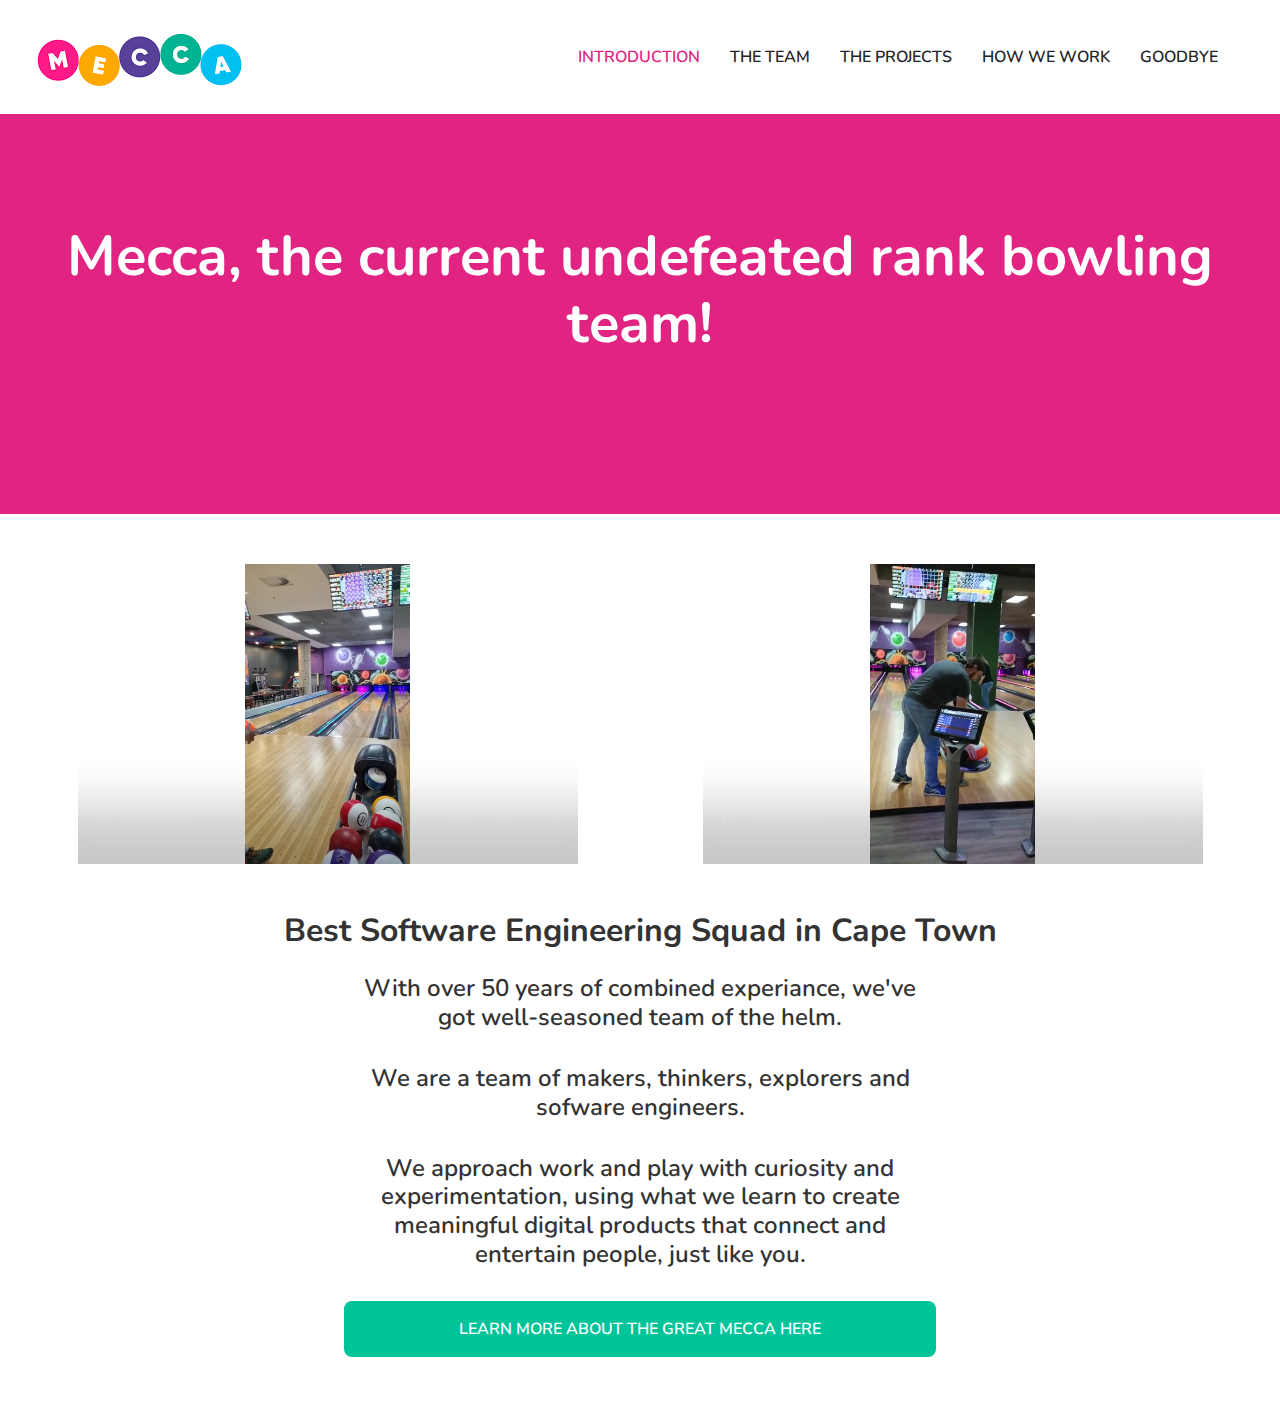
<file: index.html>
<!DOCTYPE html>
<html lang="en">

<head>
    <meta charset="utf-8">
    <title>Mecca</title>
    <meta content="width=device-width, initial-scale=1.0" name="viewport">
    <meta content="Free HTML Templates" name="keywords">
    <meta content="Free HTML Templates" name="description">

    <!-- Favicon -->
    <link href="img/favicon.ico" rel="icon">

    <!-- Google Web Fonts -->
    <link rel="preconnect" href="https://fonts.gstatic.com">
    <link href="https://fonts.googleapis.com/css2?family=Oswald:wght@400;500;600;700&family=Rubik&display=swap" rel="stylesheet"> 

    <!-- Font Awesome -->
    <link href="https://cdnjs.cloudflare.com/ajax/libs/font-awesome/5.15.0/css/all.min.css" rel="stylesheet">
    <link rel="preconnect" href="https://fonts.googleapis.com">
    <link rel="preconnect" href="https://fonts.gstatic.com" crossorigin>
    <link href="https://fonts.googleapis.com/css2?family=Nunito:ital,wght@0,200;0,300;0,400;0,500;0,600;0,700;0,800;0,900;1,200;1,300;1,400&display=swap" rel="stylesheet">


    <!-- Libraries Stylesheet -->
    <link href="lib/owlcarousel/assets/owl.carousel.min.css" rel="stylesheet">
    <link href="lib/lightbox/css/lightbox.min.css" rel="stylesheet">

    <!-- Customized Bootstrap Stylesheet -->
    <link href="css/style.css" rel="stylesheet">
</head>

<body>
    <!-- Navbar Start -->
    <div class="container-fluid bg-white position-relative">
        <nav class="navbar navbar-expand-lg bg-white navbar-light py-3 py-lg-0">
            <a href="index.html" class="navbar-brand text-secondary">
                <img class="img-fluid w-100" src="img/logo.png" alt="">
            </a>
            <button type="button" class="navbar-toggler" data-toggle="collapse" data-target="#navbarCollapse">
                <span class="navbar-toggler-icon"></span>
            </button>
            <div class="collapse navbar-collapse" id="navbarCollapse">
                <div class="navbar-nav ml-auto py-0 pr-3">
                    <a href="index.html" class="nav-item nav-link active">Introduction</a>
                    <a href="team.html" class="nav-item nav-link">The Team</a>
                    <a href="service.html" class="nav-item nav-link">The Projects</a>
                    <a href="price.html" class="nav-item nav-link">How We Work</a>
                    <a href="GoodByeSlide.html" class="nav-item nav-link">Goodbye</a>
                </div>
            </div>
        </nav>
    </div>
    <!-- Navbar End -->

       <!-- Page Header Start -->
       <div style="margin-bottom: 0px;" class="page-header container-fluid bg-primary d-flex flex-column align-items-center justify-content-center">
        <h1 class="display-4 text-center mb-5">Mecca, the current undefeated rank bowling team!</h1>
    </div>
    <!-- Page Header Start -->



    <!-- Header Start -->
    <div class="container-fluid px-0">
        <div class="row mx-0">
            <div class="col-lg-12 flexit-strong">
                <video class="mt-5 mt-lg-0" height="300px" width="500px" controls autoplay muted>
                    <source src="img/headerV.mp4" type="video/mp4" ></video>
                <video class="mt-5 mt-lg-0"  height="300px" width="500px"  controls autoplay muted>
                    <source src="img/Jan.mp4" type="video/mp4" ></video>
            </div>

            <div class="col-lg-12 col-lg-6 px-md-5 text-center mt-5" style="color: black;">
                <h2 style="color:#333;" class="mb-4">Best Software Engineering Squad in Cape Town</h2>
                <div style="display: inline-flex; flex-direction: column; flex-grow: 1; justify-content:center; width: 50%;">
                    <h4 style="color:#333;" class="display-5 pb-4">With over 50 years of combined experiance, we've got well-seasoned team of the helm.</h4>
                    <h4 style="color:#333;" class="display-5 pb-4">We are a team of makers, thinkers, explorers and sofware engineers.</h4>
                    <h4 style="color:#333;" class="display-5 pb-4">We approach work and play with curiosity and experimentation, using what we learn to create meaningful digital products that connect and entertain people, just like you.</h4>
                    <h4 style="color:#333;" class="btn btn-dark text-uppercase py-3 px-5 mb-5"> <a style="color:white;" href="team.html">Learn more about the great Mecca here</a></h4>
                </div>
            </div>

           
            
        </div>
    </div>
    <!-- Header End -->

    <!-- JavaScript Libraries -->
    <script src="https://code.jquery.com/jquery-3.4.1.min.js"></script>
    <script src="https://stackpath.bootstrapcdn.com/bootstrap/4.4.1/js/bootstrap.bundle.min.js"></script>
    <script src="lib/easing/easing.min.js"></script>
    <script src="lib/waypoints/waypoints.min.js"></script>
    <script src="lib/owlcarousel/owl.carousel.min.js"></script>
    <script src="lib/isotope/isotope.pkgd.min.js"></script>
    <script src="lib/lightbox/js/lightbox.min.js"></script>

    <!-- Contact Javascript File -->
    <script src="mail/jqBootstrapValidation.min.js"></script>
    <script src="mail/contact.js"></script>

    <!-- Template Javascript -->
    <script src="js/main.js"></script>
</body>

</html>
</file>
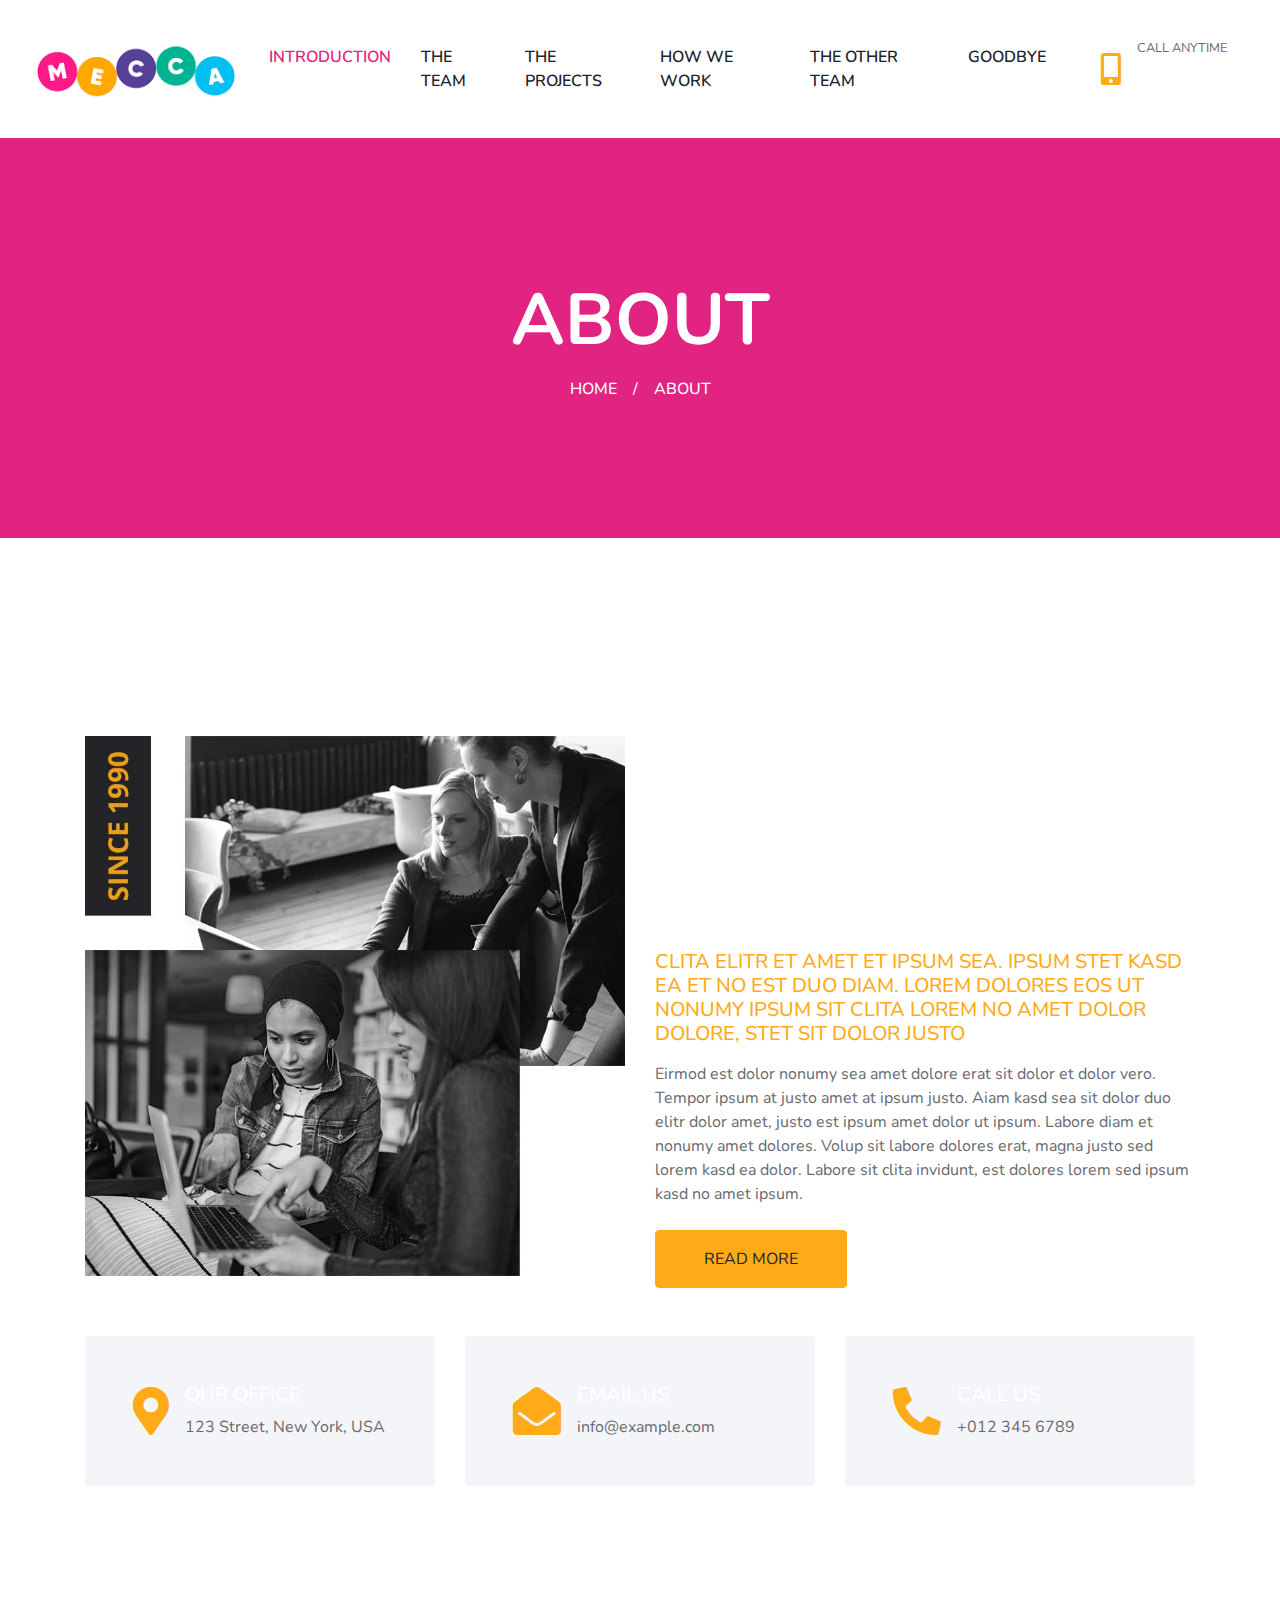
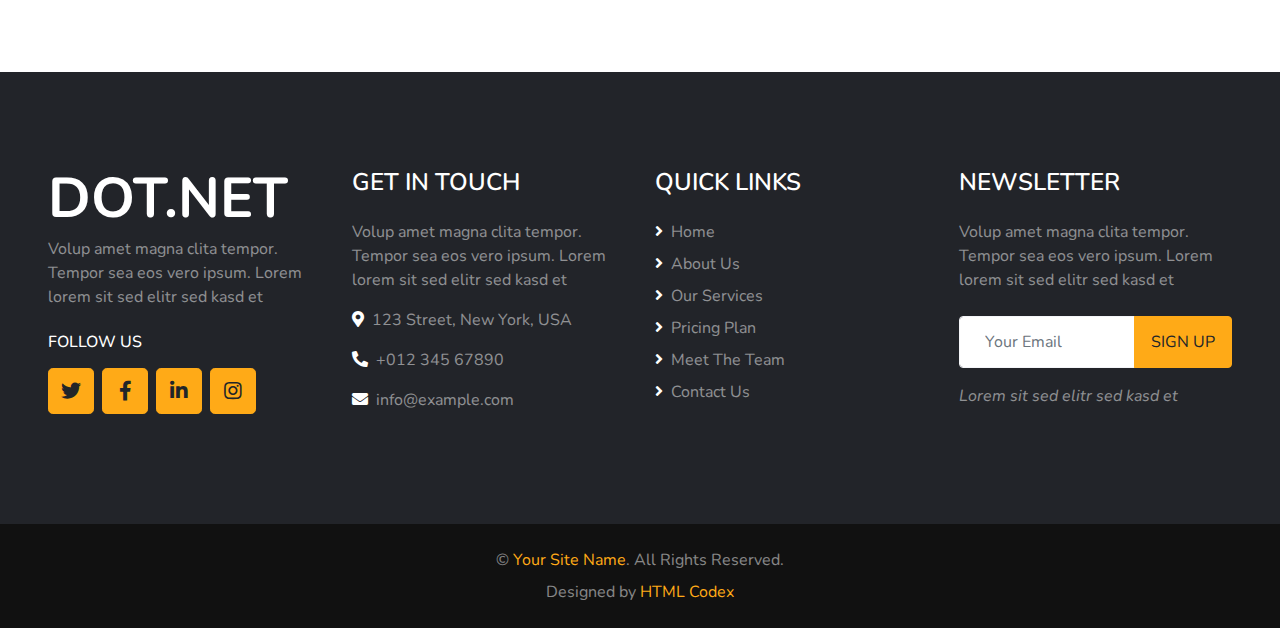
<file: about.html>
<!DOCTYPE html>
<html lang="en">

<head>
    <meta charset="utf-8">
    <title>Mecca</title>
    <meta content="width=device-width, initial-scale=1.0" name="viewport">
    <meta content="Free HTML Templates" name="keywords">
    <meta content="Free HTML Templates" name="description">

    <!-- Favicon -->
    <link href="img/favicon.ico" rel="icon">

    <!-- Google Web Fonts -->
    <link rel="preconnect" href="https://fonts.gstatic.com">
    <link rel="preconnect" href="https://fonts.googleapis.com">
    <link rel="preconnect" href="https://fonts.gstatic.com" crossorigin>
    <link href="https://fonts.googleapis.com/css2?family=Nunito:ital,wght@0,200;0,300;0,400;0,500;0,600;0,700;0,800;0,900;1,200;1,300;1,400&display=swap" rel="stylesheet">


    <!-- Font Awesome -->
    <link href="https://cdnjs.cloudflare.com/ajax/libs/font-awesome/5.15.0/css/all.min.css" rel="stylesheet">

    <!-- Libraries Stylesheet -->
    <link href="lib/owlcarousel/assets/owl.carousel.min.css" rel="stylesheet">
    <link href="lib/lightbox/css/lightbox.min.css" rel="stylesheet">

    <!-- Customized Bootstrap Stylesheet -->
    <link href="css/style.css" rel="stylesheet">
</head>

<body>
    <!-- Navbar Start -->
    <div class="container-fluid bg-white position-relative">
        <nav class="navbar navbar-expand-lg bg-white navbar-light py-3 py-lg-0">
            <a href="index.html" class="navbar-brand text-secondary">
                <img class="img-fluid w-100" src="img/logo.png" alt="">
            </a>
            <button type="button" class="navbar-toggler" data-toggle="collapse" data-target="#navbarCollapse">
                <span class="navbar-toggler-icon"></span>
            </button>
            <div class="collapse navbar-collapse" id="navbarCollapse">
                <div class="navbar-nav ml-auto py-0 pr-3">
                    <a href="team.html" class="nav-item nav-link active">Introduction</a>
                    <a href="about.html" class="nav-item nav-link">The Team</a>
                    <a href="service.html" class="nav-item nav-link">The Projects</a>
                    <a href="price.html" class="nav-item nav-link">How We Work</a>
                    <a href="project.html" class="nav-item nav-link">The other Team</a>
                  
                    <a href="GoodByeSlide.html" class="nav-item nav-link">Goodbye</a>
                </div>
                <div class="d-none d-lg-flex align-items-center pl-4">
                    <i class="fa fa-2x fa-mobile-alt text-primary mr-3"></i>
                    <div>
                        <h6 class="text-body text-uppercase mb-1"><small>Call Anytime</small></h6>
                        <h6 class="m-0">+012 345 6789</h6>
                    </div>
                </div>
            </div>
        </nav>
    </div>
    <!-- Navbar End -->


    <!-- Page Header Start -->
    <div class="page-header container-fluid bg-primary d-flex flex-column align-items-center justify-content-center">
        <h1 class="display-3 text-uppercase mb-3">About</h1>
        <div class="d-inline-flex text-white">
            <h6 class="text-uppercase m-0"><a class="text-white" href="">Home</a></h6>
            <h6 class="m-0 px-3">/</h6>
            <h6 class="text-uppercase m-0">About</h6>
        </div>
    </div>
    <!-- Page Header Start -->


    <!-- About Start -->
    <div class="container-fluid pt-5">
        <div class="container pt-5">
            <div class="row align-items-center">
                <div class="col-lg-6">
                    <img class="img-fluid mb-4 mb-lg-0" src="img/about.jpg" alt="">
                </div>
                <div class="col-lg-6">
                    <h1 class="display-4 text-uppercase mb-4">Best digital agency in downtown</h1>
                    <h5 class="text-uppercase text-primary mb-3">Clita elitr et amet et ipsum sea. Ipsum stet kasd ea et no est duo diam. Lorem dolores eos ut nonumy ipsum sit clita lorem no amet dolor dolore, stet sit dolor justo</h5>
                    <p class="mb-4">Eirmod est dolor nonumy sea amet dolore erat sit dolor et dolor vero. Tempor ipsum at justo amet at ipsum justo. Aiam kasd sea sit dolor duo elitr dolor amet, justo est ipsum amet dolor ut ipsum. Labore diam et nonumy amet dolores. Volup sit labore dolores erat, magna justo sed lorem kasd ea dolor. Labore sit clita invidunt, est dolores lorem sed ipsum kasd no amet ipsum.</p>
                    <a href="" class="btn btn-primary text-uppercase py-3 px-5">Read More</a>
                </div>
            </div>
        </div>
    </div>
    <!-- About End -->


    <!-- About Info Start -->
    <div class="container-fluid py-5">
        <div class="container pb-3">
            <div class="row">
                <div class="col-lg-4 mb-2">
                    <div class="d-flex align-items-center bg-light rounded mb-4 px-5" style="height: 150px;">
                        <i class="fa fa-3x fa-map-marker-alt text-primary mr-3"></i>
                        <div class="d-flex flex-column">
                            <h5 class="text-uppercase">Our Office</h5>
                            <p class="m-0">123 Street, New York, USA</p>
                        </div>
                    </div>
                </div>
                <div class="col-lg-4 mb-2">
                    <div class="d-flex align-items-center bg-light rounded mb-4 px-5" style="height: 150px;">
                        <i class="fa fa-3x fa-envelope-open text-primary mr-3"></i>
                        <div class="d-flex flex-column">
                            <h5 class="text-uppercase">Email Us</h5>
                            <p class="m-0">info@example.com</p>
                        </div>
                    </div>
                </div>
                <div class="col-lg-4 mb-2">
                    <div class="d-flex align-items-center bg-light rounded mb-4 px-5" style="height: 150px;">
                        <i class="fas fa-3x fa-phone-alt text-primary mr-3"></i>
                        <div class="d-flex flex-column">
                            <h5 class="text-uppercase">Call Us</h5>
                            <p class="m-0">+012 345 6789</p>
                        </div>
                    </div>
                </div>
            </div>
        </div>
    </div>
    <!-- About Info End -->


    <!-- Footer Start -->
    <div class="container-fluid bg-dark text-white-50 py-5 px-sm-3 px-md-5" style="margin-top: 90px;">
        <div class="row pt-5">
            <div class="col-lg-3 col-md-6 mb-5">
                <a href="index.html" class="navbar-brand">
                    <h1 class="m-0 mt-n2 text-white display-4">DOT.NET</h1>
                </a>
                <p>Volup amet magna clita tempor. Tempor sea eos vero ipsum. Lorem lorem sit sed elitr sed kasd et</p>
                <h6 class="text-uppercase text-white py-2">Follow Us</h6>
                <div class="d-flex justify-content-start">
                    <a class="btn btn-lg btn-primary btn-lg-square mr-2" href="#"><i class="fab fa-twitter"></i></a>
                    <a class="btn btn-lg btn-primary btn-lg-square mr-2" href="#"><i class="fab fa-facebook-f"></i></a>
                    <a class="btn btn-lg btn-primary btn-lg-square mr-2" href="#"><i class="fab fa-linkedin-in"></i></a>
                    <a class="btn btn-lg btn-primary btn-lg-square" href="#"><i class="fab fa-instagram"></i></a>
                </div>
            </div>
            <div class="col-lg-3 col-md-6 mb-5">
                <h4 class="text-uppercase text-white mb-4">Get In Touch</h4>
                <p>Volup amet magna clita tempor. Tempor sea eos vero ipsum. Lorem lorem sit sed elitr sed kasd et</p>
                <p><i class="fa fa-map-marker-alt text-white mr-2"></i>123 Street, New York, USA</p>
                <p><i class="fa fa-phone-alt text-white mr-2"></i>+012 345 67890</p>
                <p><i class="fa fa-envelope text-white mr-2"></i>info@example.com</p>
            </div>
            <div class="col-lg-3 col-md-6 mb-5">
                <h4 class="text-uppercase text-white mb-4">Quick Links</h4>
                <div class="d-flex flex-column justify-content-start">
                    <a class="text-white-50 mb-2" href="#"><i class="fa fa-angle-right text-white mr-2"></i>Home</a>
                    <a class="text-white-50 mb-2" href="#"><i class="fa fa-angle-right text-white mr-2"></i>About Us</a>
                    <a class="text-white-50 mb-2" href="#"><i class="fa fa-angle-right text-white mr-2"></i>Our Services</a>
                    <a class="text-white-50 mb-2" href="#"><i class="fa fa-angle-right text-white mr-2"></i>Pricing Plan</a>
                    <a class="text-white-50 mb-2" href="#"><i class="fa fa-angle-right text-white mr-2"></i>Meet The Team</a>
                    <a class="text-white-50" href="#"><i class="fa fa-angle-right text-white mr-2"></i>Contact Us</a>
                </div>
            </div>
            <div class="col-lg-3 col-md-6 mb-5">
                <h4 class="text-uppercase text-white mb-4">Newsletter</h4>
                <p class="mb-4">Volup amet magna clita tempor. Tempor sea eos vero ipsum. Lorem lorem sit sed elitr sed kasd et</p>
                <div class="w-100 mb-3">
                    <div class="input-group">
                        <input type="text" class="form-control border-light" style="padding: 25px;" placeholder="Your Email">
                        <div class="input-group-append">
                            <button class="btn btn-primary text-uppercase px-3">Sign Up</button>
                        </div>
                    </div>
                </div>
                <i>Lorem sit sed elitr sed kasd et</i>
            </div>
        </div>
    </div>
    <div class="container-fluid py-4 px-sm-3 px-md-5" style="background: #111111;">
        <p class="mb-2 text-center text-white-50">&copy; <a href="#">Your Site Name</a>. All Rights Reserved.</p>
        <p class="m-0 text-center text-white-50">Designed by <a href="https://htmlcodex.com">HTML Codex</a></p>
    </div>
    <!-- Footer End -->


    <!-- Back to Top -->
    <a href="#" class="btn btn-lg btn-primary btn-lg-square back-to-top"><i class="fa fa-angle-up"></i></a>


    <!-- JavaScript Libraries -->
    <script src="https://code.jquery.com/jquery-3.4.1.min.js"></script>
    <script src="https://stackpath.bootstrapcdn.com/bootstrap/4.4.1/js/bootstrap.bundle.min.js"></script>
    <script src="lib/easing/easing.min.js"></script>
    <script src="lib/waypoints/waypoints.min.js"></script>
    <script src="lib/owlcarousel/owl.carousel.min.js"></script>
    <script src="lib/isotope/isotope.pkgd.min.js"></script>
    <script src="lib/lightbox/js/lightbox.min.js"></script>

    <!-- Contact Javascript File -->
    <script src="mail/jqBootstrapValidation.min.js"></script>
    <script src="mail/contact.js"></script>

    <!-- Template Javascript -->
    <script src="js/main.js"></script>
</body>

</html>
</file>
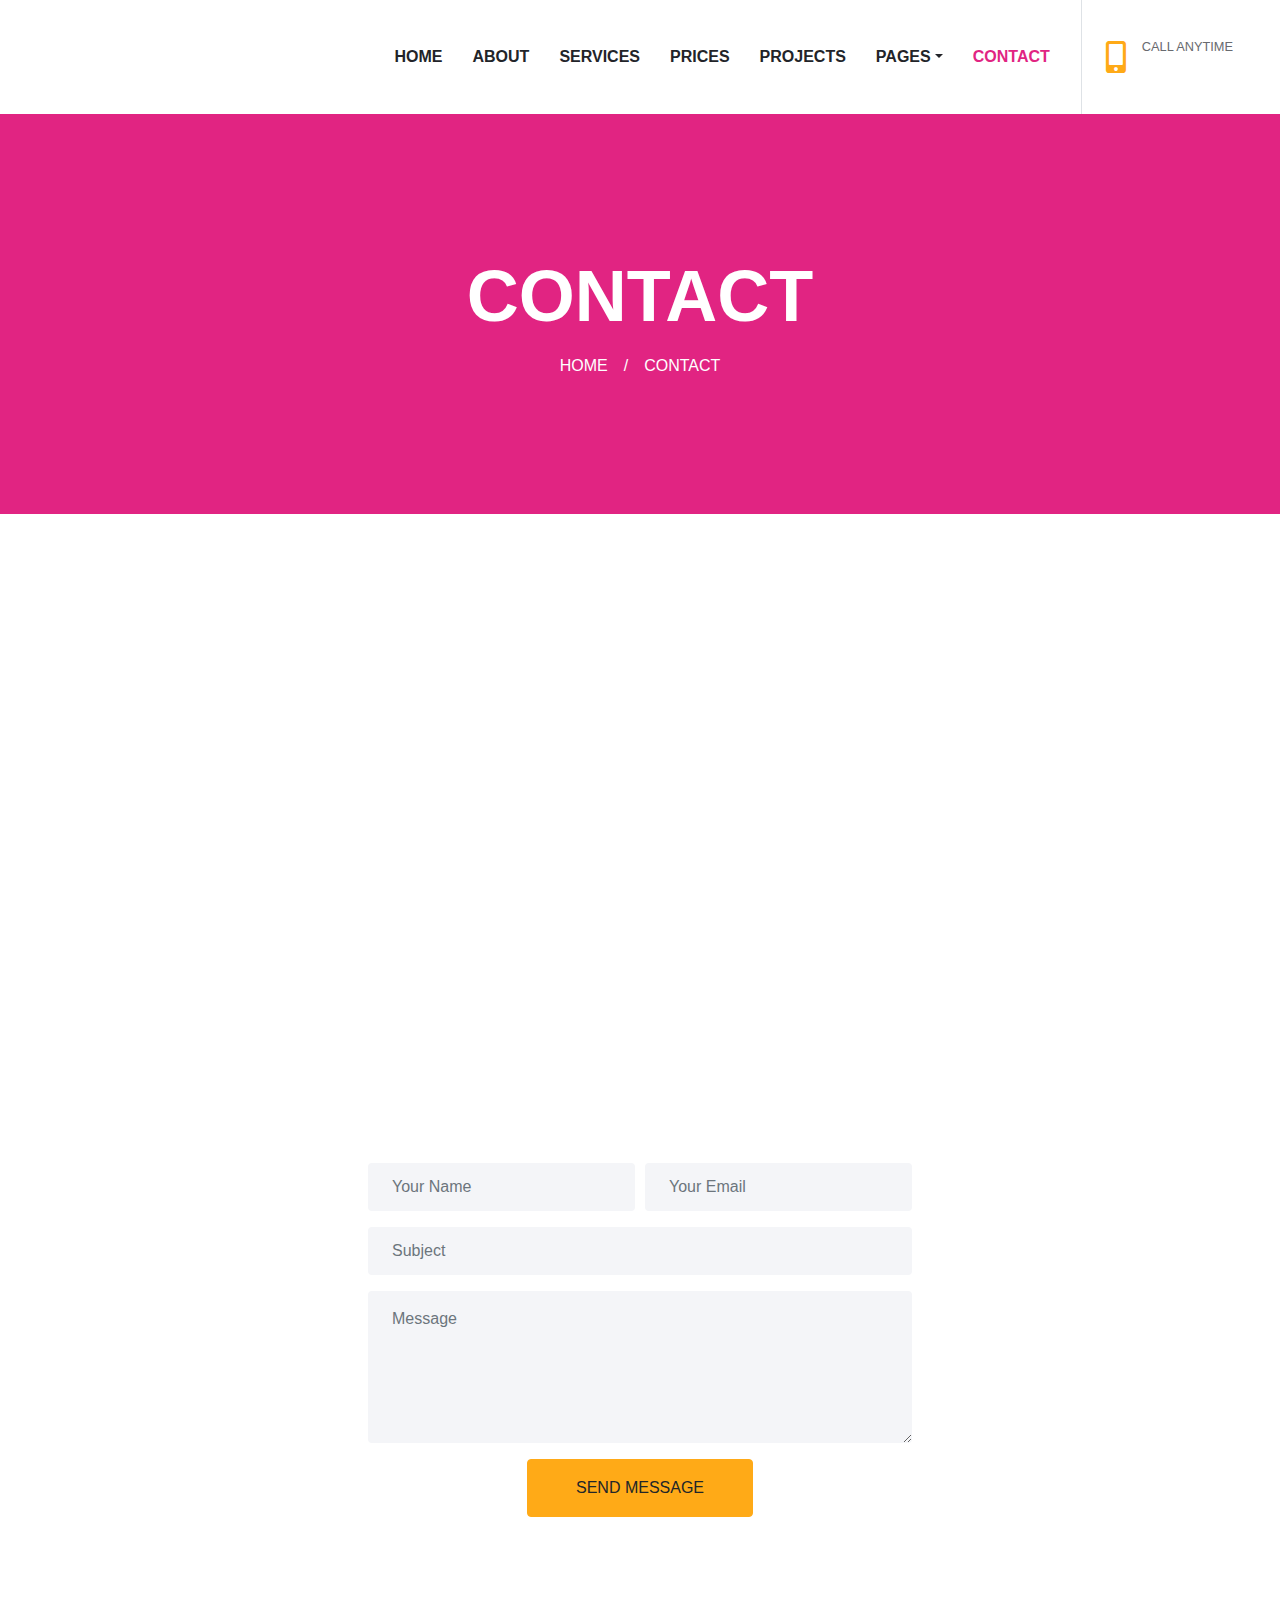
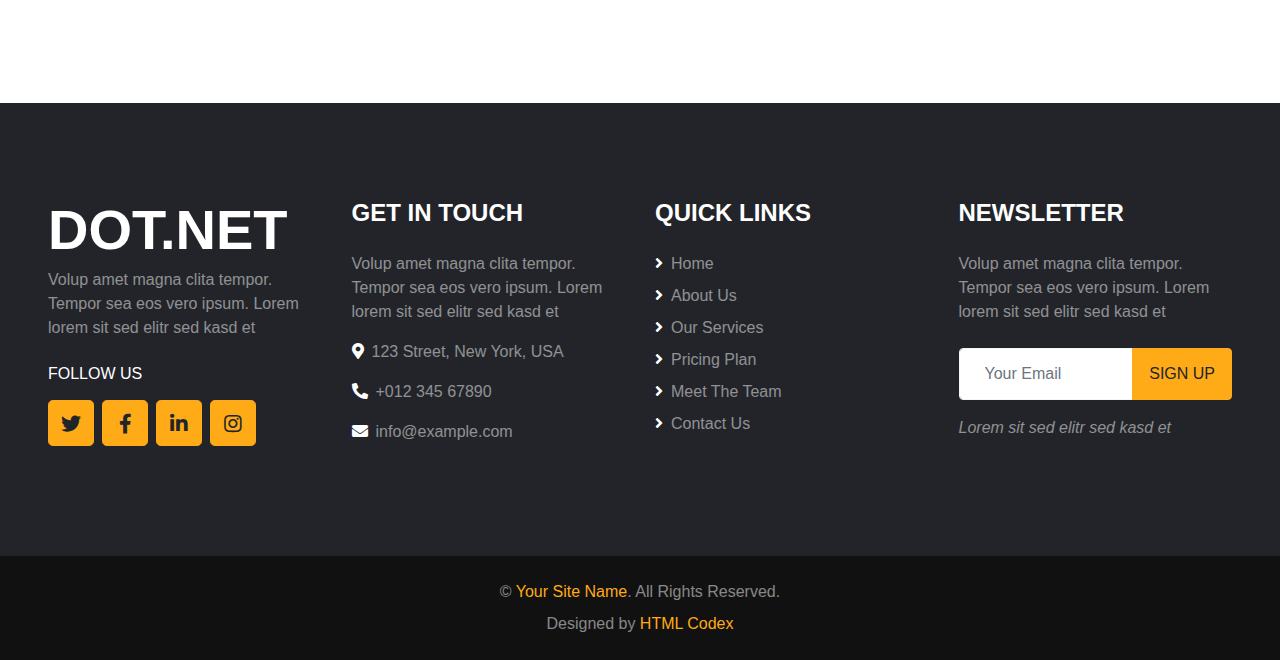
<file: contact.html>
<!DOCTYPE html>
<html lang="en">

<head>
    <meta charset="utf-8">
    <title>Mecca</title>
    <meta content="width=device-width, initial-scale=1.0" name="viewport">
    <meta content="Free HTML Templates" name="keywords">
    <meta content="Free HTML Templates" name="description">

    <!-- Favicon -->
    <link href="img/favicon.ico" rel="icon">

    <!-- Google Web Fonts -->
    <link rel="preconnect" href="https://fonts.gstatic.com">
    <link href="https://fonts.googleapis.com/css2?family=Oswald:wght@400;500;600;700&family=Rubik&display=swap" rel="stylesheet"> 

    <!-- Font Awesome -->
    <link href="https://cdnjs.cloudflare.com/ajax/libs/font-awesome/5.15.0/css/all.min.css" rel="stylesheet">

    <!-- Libraries Stylesheet -->
    <link href="lib/owlcarousel/assets/owl.carousel.min.css" rel="stylesheet">
    <link href="lib/lightbox/css/lightbox.min.css" rel="stylesheet">

    <!-- Customized Bootstrap Stylesheet -->
    <link href="css/style.css" rel="stylesheet">
</head>

<body>
    <!-- Navbar Start -->
    <div class="container-fluid bg-white position-relative">
        <nav class="navbar navbar-expand-lg bg-white navbar-light py-3 py-lg-0">
            <a href="index.html" class="navbar-brand text-secondary">
                <h1 class="display-4 text-uppercase">DOT.NET</h1>
            </a>
            <button type="button" class="navbar-toggler" data-toggle="collapse" data-target="#navbarCollapse">
                <span class="navbar-toggler-icon"></span>
            </button>
            <div class="collapse navbar-collapse" id="navbarCollapse">
                <div class="navbar-nav ml-auto py-0 pr-3 border-right">
                    <a href="index.html" class="nav-item nav-link">Home</a>
                    <a href="about.html" class="nav-item nav-link">About</a>
                    <a href="service.html" class="nav-item nav-link">Services</a>
                    <a href="price.html" class="nav-item nav-link">Prices</a>
                    <a href="project.html" class="nav-item nav-link">Projects</a>
                    <div class="nav-item dropdown">
                        <a href="#" class="nav-link dropdown-toggle" data-toggle="dropdown">Pages</a>
                        <div class="dropdown-menu rounded-0 m-0">
                            <a href="team.html" class="dropdown-item">Meat The Team</a>
                            <a href="testimonial.html" class="dropdown-item">Testimonial</a>
                        </div>
                    </div>
                    <a href="contact.html" class="nav-item nav-link active">Contact</a>
                </div>
                <div class="d-none d-lg-flex align-items-center pl-4">
                    <i class="fa fa-2x fa-mobile-alt text-primary mr-3"></i>
                    <div>
                        <h6 class="text-body text-uppercase mb-1"><small>Call Anytime</small></h6>
                        <h6 class="m-0">+012 345 6789</h6>
                    </div>
                </div>
            </div>
        </nav>
    </div>
    <!-- Navbar End -->


    <!-- Page Header Start -->
    <div class="page-header container-fluid bg-primary d-flex flex-column align-items-center justify-content-center">
        <h1 class="display-3 text-uppercase mb-3">Contact</h1>
        <div class="d-inline-flex text-white">
            <h6 class="text-uppercase m-0"><a class="text-white" href="">Home</a></h6>
            <h6 class="m-0 px-3">/</h6>
            <h6 class="text-uppercase m-0">Contact</h6>
        </div>
    </div>
    <!-- Page Header Start -->


    <!-- Contact Start -->
    <div class="container-fluid py-5 px-0">
        <h1 class="display-4 text-uppercase text-center mt-5 mb-5">Contact Us</h1>
        <div class="row mx-0">
            <div class="col-12 px-0" style="height: 500px;">
                <div class="position-relative h-100">
                    <iframe class="position-relative w-100 h-100"
                        src="https://www.google.com/maps/embed?pb=!1m18!1m12!1m3!1d3001156.4288297426!2d-78.01371936852176!3d42.72876761954724!2m3!1f0!2f0!3f0!3m2!1i1024!2i768!4f13.1!3m3!1m2!1s0x4ccc4bf0f123a5a9%3A0xddcfc6c1de189567!2sNew%20York%2C%20USA!5e0!3m2!1sen!2sbd!4v1603794290143!5m2!1sen!2sbd"
                        frameborder="0" style="border:0;" allowfullscreen="" aria-hidden="false"
                        tabindex="0"></iframe>
                </div>
            </div>
        </div>
        <div class="row mx-0 justify-content-center" style="margin-top: -200px;">
            <div class="col-lg-6 col-md-8 col-sm-10 px-0">
                <div class="contact-form bg-white rounded p-5">
                    <div id="success"></div>
                    <form name="sentMessage" id="contactForm" novalidate="novalidate">
                        <div class="form-row">
                            <div class="col-md-6">
                                <div class="control-group">
                                    <input type="text" class="form-control bg-light border-0 p-4" id="name" placeholder="Your Name" required="required" data-validation-required-message="Please enter your name" />
                                    <p class="help-block text-danger"></p>
                                </div>
                            </div>
                            <div class="col-md-6">
                                <div class="control-group">
                                    <input type="email" class="form-control bg-light border-0 p-4" id="email" placeholder="Your Email" required="required" data-validation-required-message="Please enter your email" />
                                    <p class="help-block text-danger"></p>
                                </div>
                            </div>
                        </div>
                        <div class="control-group">
                            <input type="text" class="form-control bg-light border-0 p-4" id="subject" placeholder="Subject" required="required" data-validation-required-message="Please enter a subject" />
                            <p class="help-block text-danger"></p>
                        </div>
                        <div class="control-group">
                            <textarea class="form-control bg-light border-0 py-3 px-4" rows="5" id="message" placeholder="Message" required="required" data-validation-required-message="Please enter your message"></textarea>
                            <p class="help-block text-danger"></p>
                        </div>
                        <div class="text-center">
                            <button class="btn btn-primary text-uppercase py-3 px-5" type="submit" id="sendMessageButton">Send Message</button>
                        </div>
                    </form>
                </div>
            </div>
        </div>
    </div>
    <!-- Contact End -->


    <!-- Footer Start -->
    <div class="container-fluid bg-dark text-white-50 py-5 px-sm-3 px-md-5" style="margin-top: 90px;">
        <div class="row pt-5">
            <div class="col-lg-3 col-md-6 mb-5">
                <a href="index.html" class="navbar-brand">
                    <h1 class="m-0 mt-n2 text-white display-4">DOT.NET</h1>
                </a>
                <p>Volup amet magna clita tempor. Tempor sea eos vero ipsum. Lorem lorem sit sed elitr sed kasd et</p>
                <h6 class="text-uppercase text-white py-2">Follow Us</h6>
                <div class="d-flex justify-content-start">
                    <a class="btn btn-lg btn-primary btn-lg-square mr-2" href="#"><i class="fab fa-twitter"></i></a>
                    <a class="btn btn-lg btn-primary btn-lg-square mr-2" href="#"><i class="fab fa-facebook-f"></i></a>
                    <a class="btn btn-lg btn-primary btn-lg-square mr-2" href="#"><i class="fab fa-linkedin-in"></i></a>
                    <a class="btn btn-lg btn-primary btn-lg-square" href="#"><i class="fab fa-instagram"></i></a>
                </div>
            </div>
            <div class="col-lg-3 col-md-6 mb-5">
                <h4 class="text-uppercase text-white mb-4">Get In Touch</h4>
                <p>Volup amet magna clita tempor. Tempor sea eos vero ipsum. Lorem lorem sit sed elitr sed kasd et</p>
                <p><i class="fa fa-map-marker-alt text-white mr-2"></i>123 Street, New York, USA</p>
                <p><i class="fa fa-phone-alt text-white mr-2"></i>+012 345 67890</p>
                <p><i class="fa fa-envelope text-white mr-2"></i>info@example.com</p>
            </div>
            <div class="col-lg-3 col-md-6 mb-5">
                <h4 class="text-uppercase text-white mb-4">Quick Links</h4>
                <div class="d-flex flex-column justify-content-start">
                    <a class="text-white-50 mb-2" href="#"><i class="fa fa-angle-right text-white mr-2"></i>Home</a>
                    <a class="text-white-50 mb-2" href="#"><i class="fa fa-angle-right text-white mr-2"></i>About Us</a>
                    <a class="text-white-50 mb-2" href="#"><i class="fa fa-angle-right text-white mr-2"></i>Our Services</a>
                    <a class="text-white-50 mb-2" href="#"><i class="fa fa-angle-right text-white mr-2"></i>Pricing Plan</a>
                    <a class="text-white-50 mb-2" href="#"><i class="fa fa-angle-right text-white mr-2"></i>Meet The Team</a>
                    <a class="text-white-50" href="#"><i class="fa fa-angle-right text-white mr-2"></i>Contact Us</a>
                </div>
            </div>
            <div class="col-lg-3 col-md-6 mb-5">
                <h4 class="text-uppercase text-white mb-4">Newsletter</h4>
                <p class="mb-4">Volup amet magna clita tempor. Tempor sea eos vero ipsum. Lorem lorem sit sed elitr sed kasd et</p>
                <div class="w-100 mb-3">
                    <div class="input-group">
                        <input type="text" class="form-control border-light" style="padding: 25px;" placeholder="Your Email">
                        <div class="input-group-append">
                            <button class="btn btn-primary text-uppercase px-3">Sign Up</button>
                        </div>
                    </div>
                </div>
                <i>Lorem sit sed elitr sed kasd et</i>
            </div>
        </div>
    </div>
    <div class="container-fluid py-4 px-sm-3 px-md-5" style="background: #111111;">
        <p class="mb-2 text-center text-white-50">&copy; <a href="#">Your Site Name</a>. All Rights Reserved.</p>
        <p class="m-0 text-center text-white-50">Designed by <a href="https://htmlcodex.com">HTML Codex</a></p>
    </div>
    <!-- Footer End -->


    <!-- Back to Top -->
    <a href="#" class="btn btn-lg btn-primary btn-lg-square back-to-top"><i class="fa fa-angle-up"></i></a>


    <!-- JavaScript Libraries -->
    <script src="https://code.jquery.com/jquery-3.4.1.min.js"></script>
    <script src="https://stackpath.bootstrapcdn.com/bootstrap/4.4.1/js/bootstrap.bundle.min.js"></script>
    <script src="lib/easing/easing.min.js"></script>
    <script src="lib/waypoints/waypoints.min.js"></script>
    <script src="lib/owlcarousel/owl.carousel.min.js"></script>
    <script src="lib/isotope/isotope.pkgd.min.js"></script>
    <script src="lib/lightbox/js/lightbox.min.js"></script>

    <!-- Contact Javascript File -->
    <script src="mail/jqBootstrapValidation.min.js"></script>
    <script src="mail/contact.js"></script>

    <!-- Template Javascript -->
    <script src="js/main.js"></script>
</body>

</html>
</file>
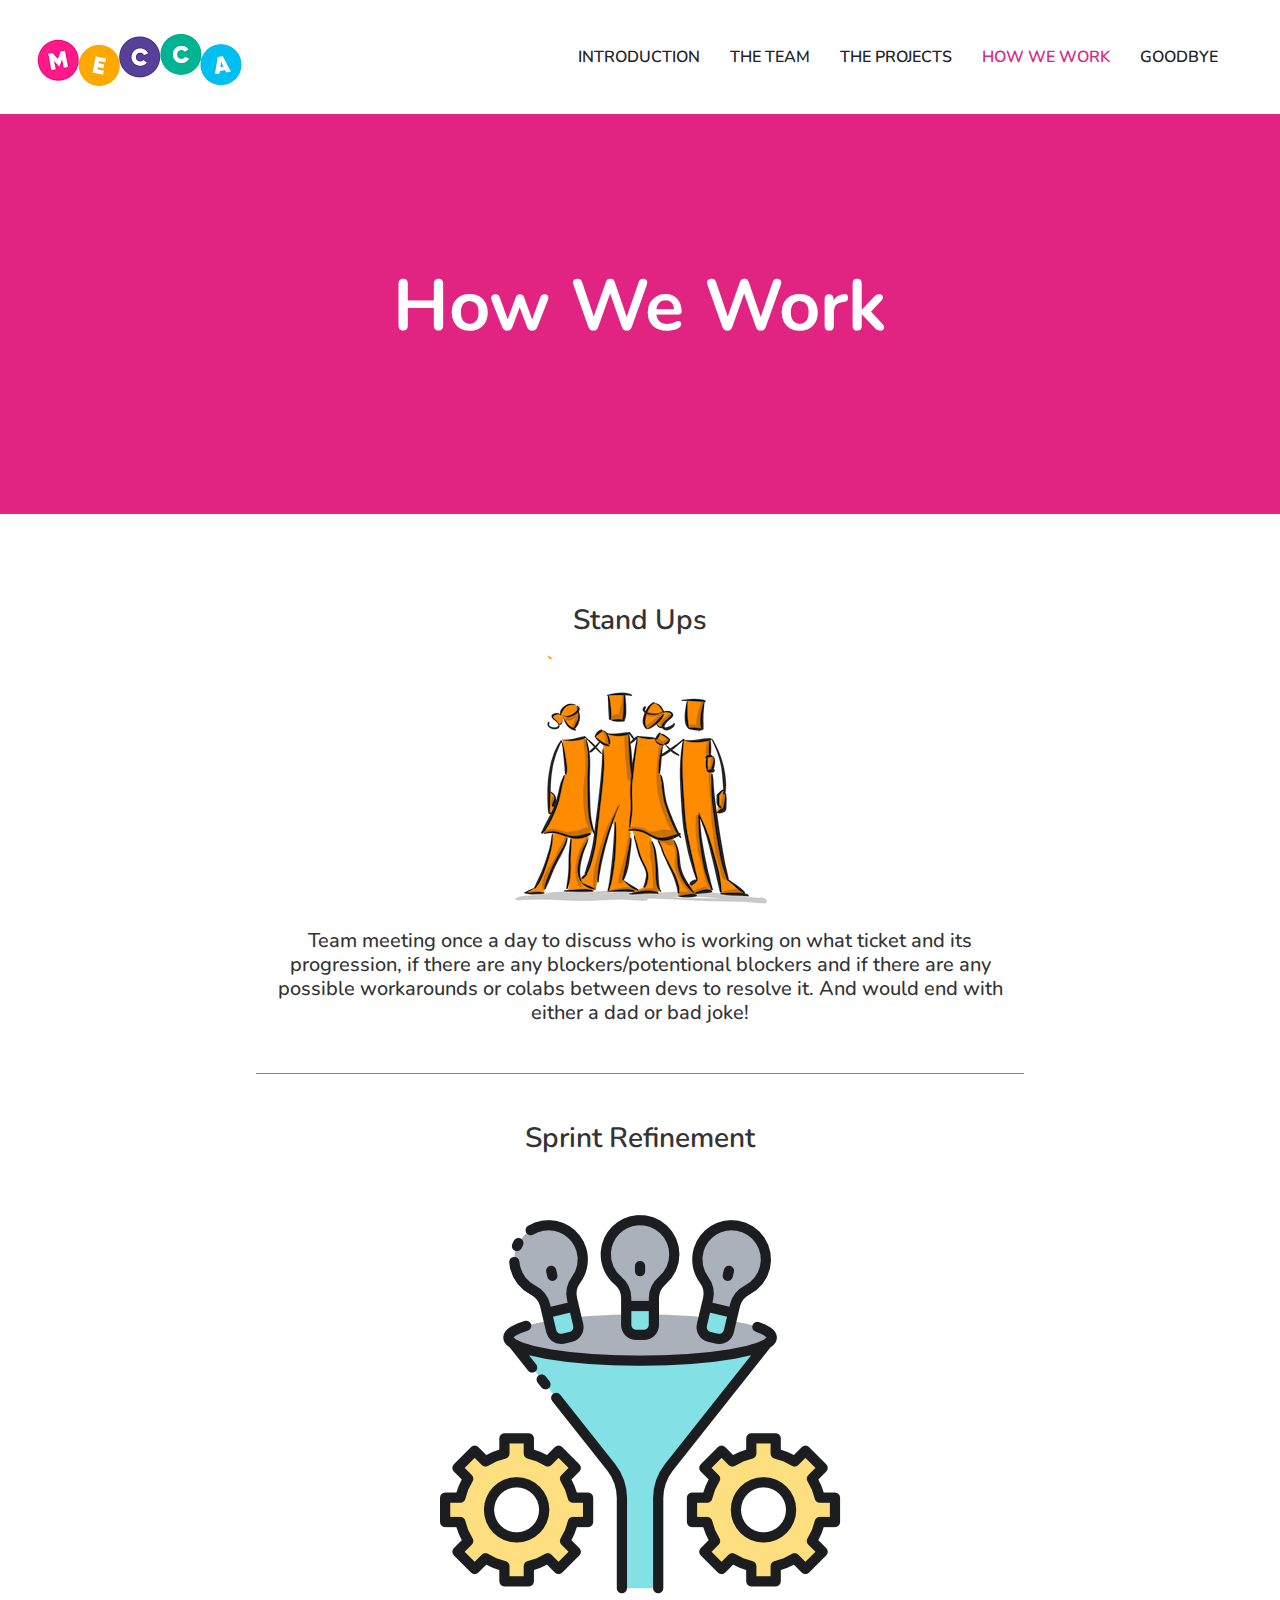
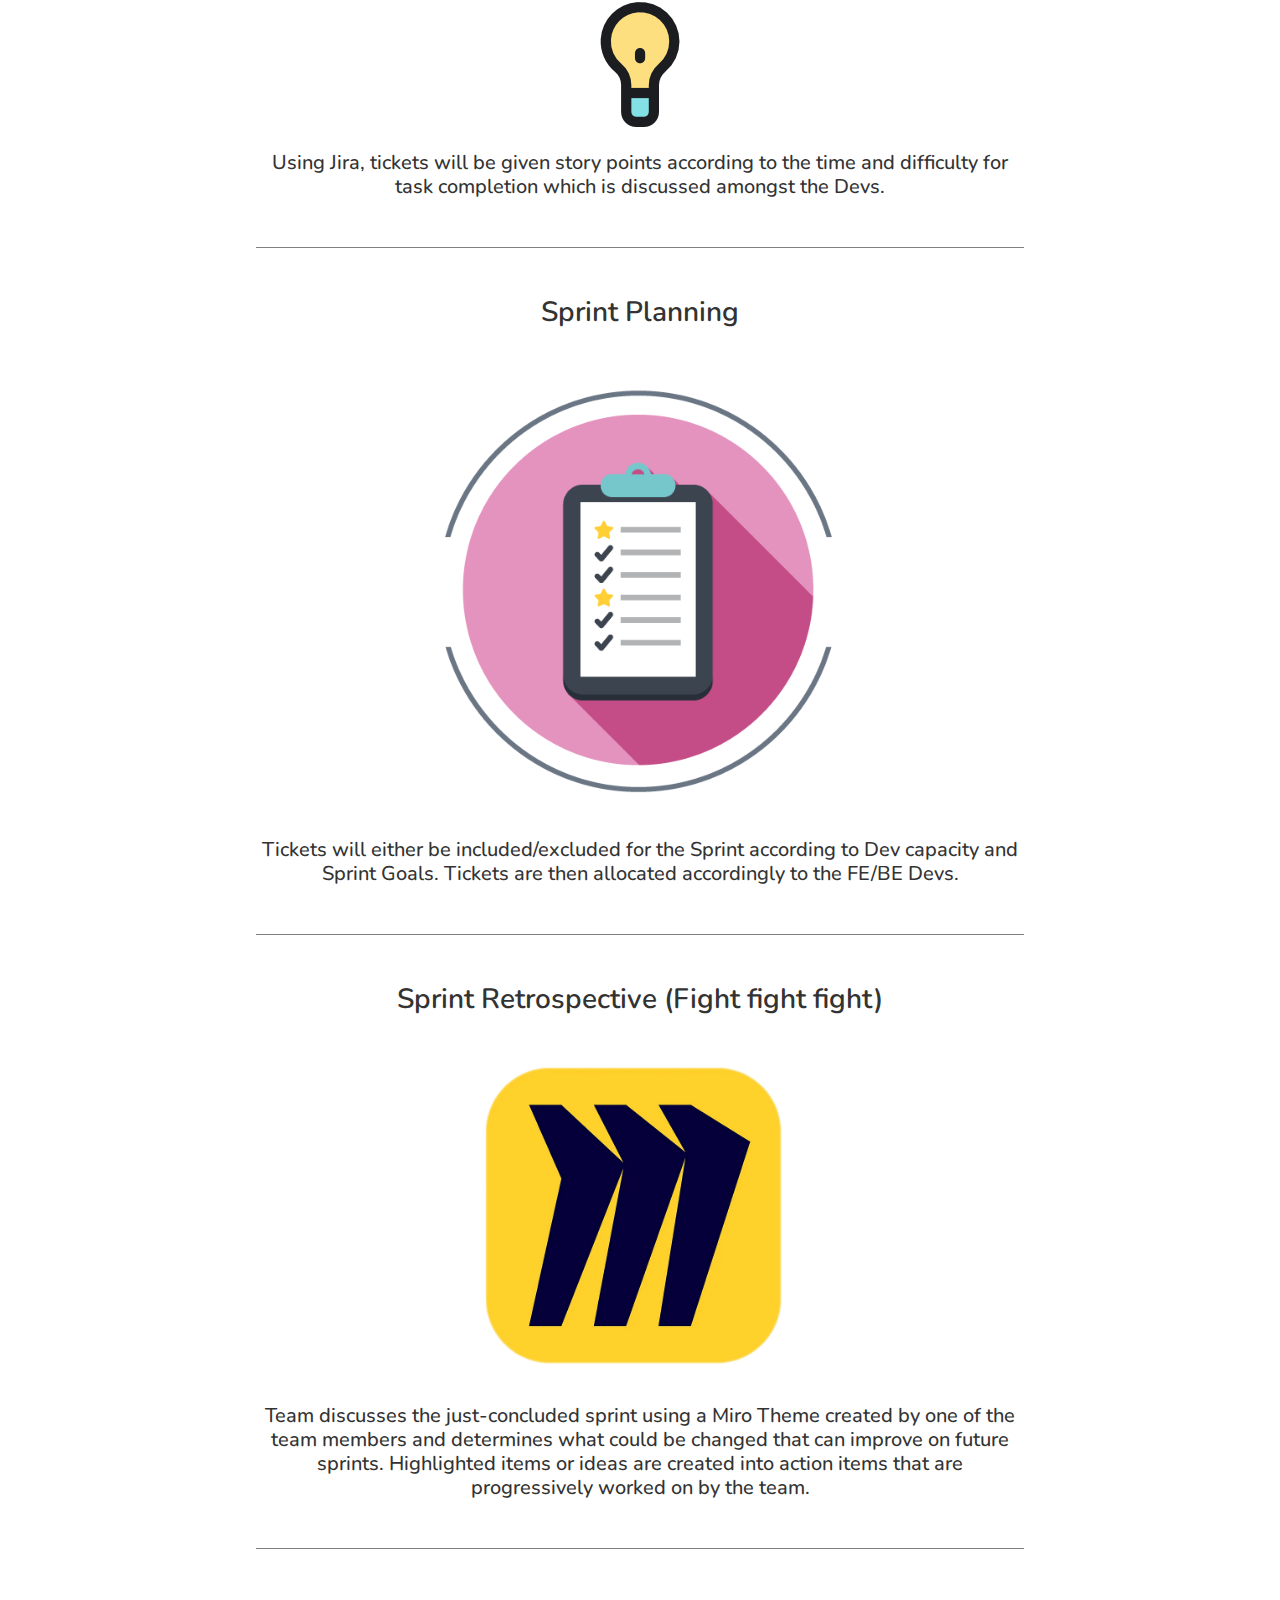
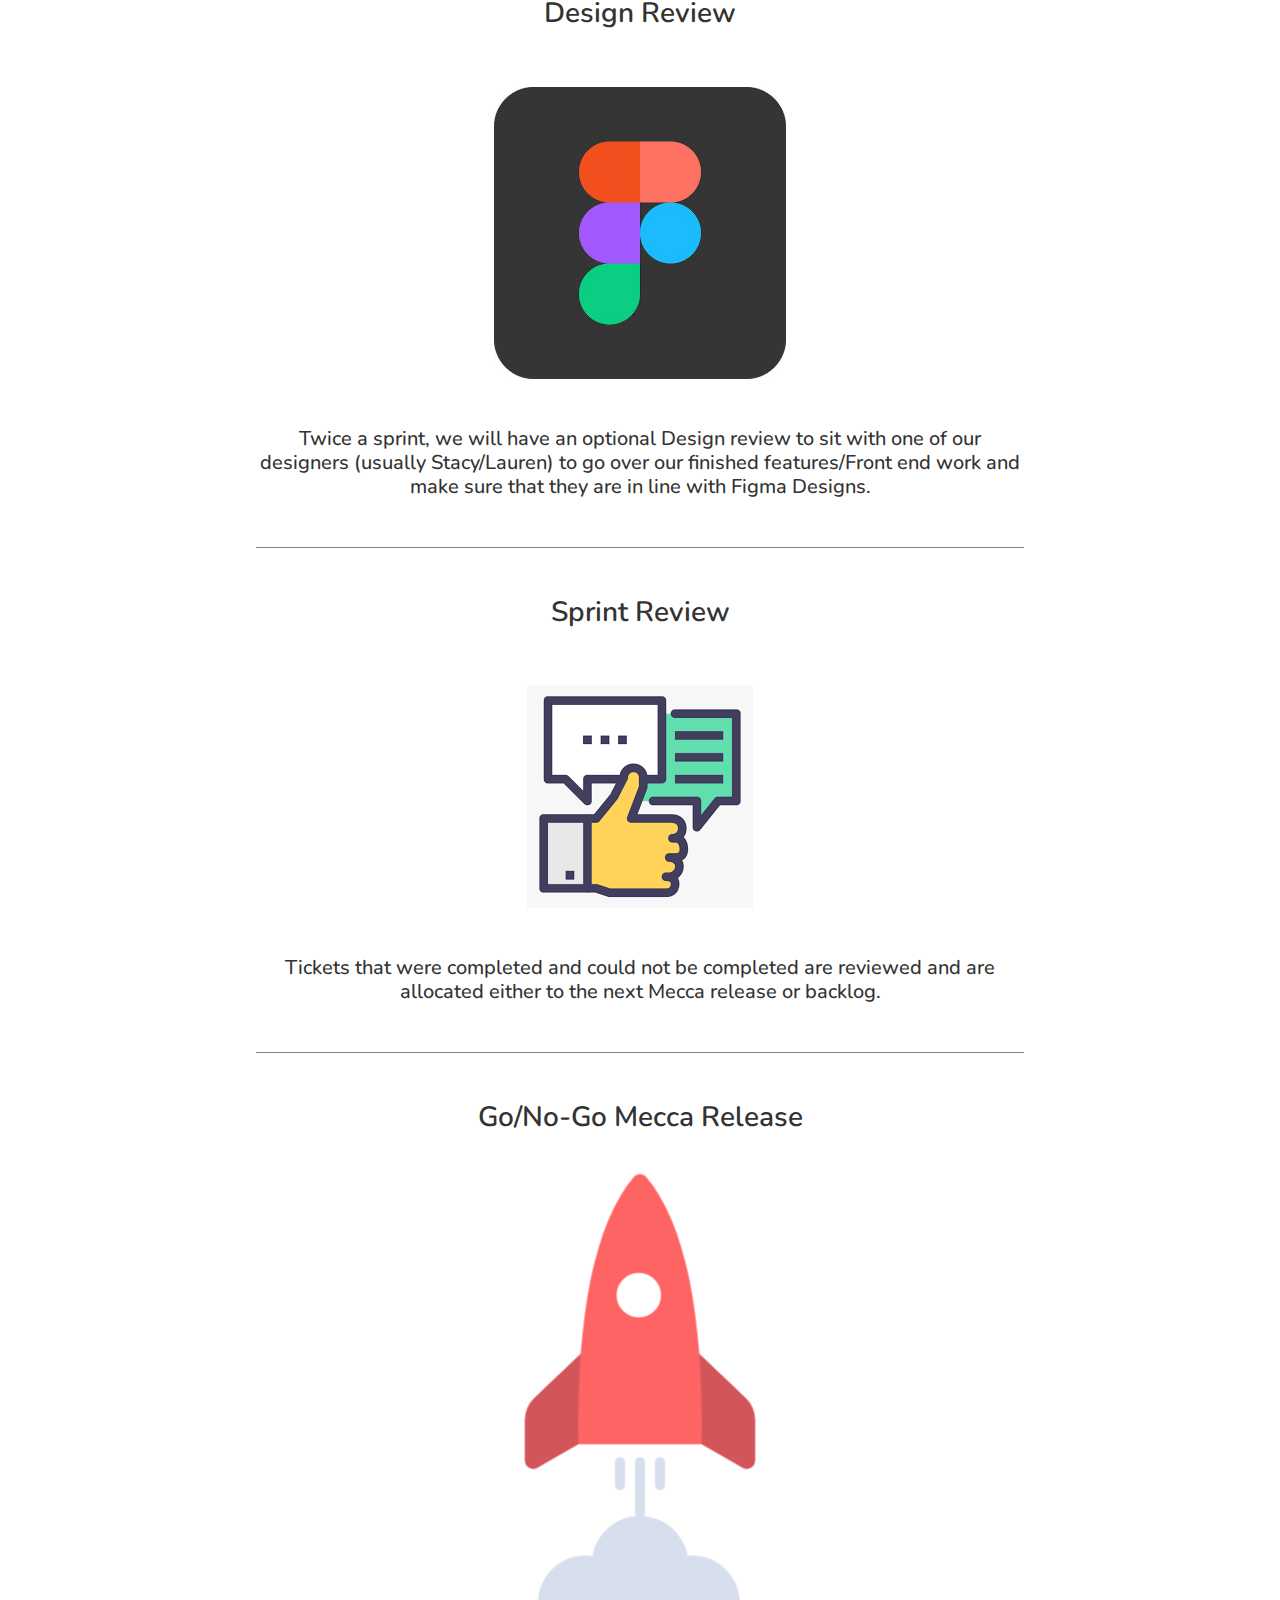
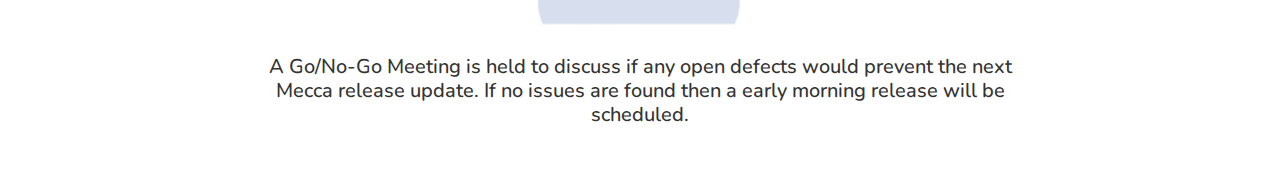
<file: price.html>
<!DOCTYPE html>
<html lang="en">

<head>
    <meta charset="utf-8">
    <title>Mecca</title>
    <meta content="width=device-width, initial-scale=1.0" name="viewport">
    <meta content="Free HTML Templates" name="keywords">
    <meta content="Free HTML Templates" name="description">

    <!-- Favicon -->
    <link href="img/favicon.ico" rel="icon">

    <!-- Google Web Fonts -->
    <link rel="preconnect" href="https://fonts.gstatic.com">
    <link rel="preconnect" href="https://fonts.googleapis.com">
    <link rel="preconnect" href="https://fonts.gstatic.com" crossorigin>
    <link href="https://fonts.googleapis.com/css2?family=Nunito:ital,wght@0,200;0,300;0,400;0,500;0,600;0,700;0,800;0,900;1,200;1,300;1,400&display=swap" rel="stylesheet">


    <!-- Font Awesome -->
    <link href="https://cdnjs.cloudflare.com/ajax/libs/font-awesome/5.15.0/css/all.min.css" rel="stylesheet">

    <!-- Libraries Stylesheet -->
    <link href="lib/owlcarousel/assets/owl.carousel.min.css" rel="stylesheet">
    <link href="lib/lightbox/css/lightbox.min.css" rel="stylesheet">

    <!-- Customized Bootstrap Stylesheet -->
    <link href="css/style.css" rel="stylesheet">
</head>

<body>
    <!-- Navbar Start -->
    <div class="container-fluid bg-white position-relative">
        <nav class="navbar navbar-expand-lg bg-white navbar-light py-3 py-lg-0">
            <a href="index.html" class="navbar-brand text-secondary">
                <img class="img-fluid w-100" src="img/logo.png" alt="">
            </a>
            <button type="button" class="navbar-toggler" data-toggle="collapse" data-target="#navbarCollapse">
                <span class="navbar-toggler-icon"></span>
            </button>
            <div class="collapse navbar-collapse" id="navbarCollapse">
                <div class="navbar-nav ml-auto py-0 pr-3">
                    <a href="index.html" class="nav-item nav-link">Introduction</a>
                    <a href="team.html" class="nav-item nav-link">The Team</a>
                    <a href="service.html" class="nav-item nav-link">The Projects</a>
                    <a href="price.html" class="nav-item nav-link active">How We Work</a> 
                    <a href="GoodByeSlide.html" class="nav-item nav-link">Goodbye</a>
                </div>
            </div>
        </nav>
    </div>
    <!-- Navbar End -->


    <!-- Page Header Start -->
    <div class="page-header container-fluid bg-primary d-flex flex-column align-items-center justify-content-center">
        <h1 class="display-3 mb-3">How We Work</h1>
    </div>

    <!-- Page Header Start -->
    <div class="display-3 text-center" style="margin: 0 20%;"> 
        <div class="mb-5" style="border-bottom: 1px solid grey;">
            <h3 style="color: #333;">Stand Ups</h3>
            <img src="img/standup.png" alt="">
            <h5 class="mb-5" style="color: #333;">
                Team meeting once a day to discuss who is working on what ticket and its progression, if there are any blockers/potentional blockers and if there are any possible workarounds or colabs between devs to resolve it. And would end with either a dad or bad joke!
            </h5>
        </div>
        <div class="mb-5" style="border-bottom: 1px solid grey;">
            <h3 style="color: #333; margin-bottom: 60px;">Sprint Refinement</h3>
            <img class="pb-4" src="img/refinement.png" alt="">
            <h5 class="mb-5" style="color: #333;">
                Using Jira, tickets will be given story points according to the time and difficulty for task completion which is discussed amongst the Devs.
            </h5>
        </div>
        <div class="mb-5" style="border-bottom: 1px solid grey;">
            <h3 style="color: #333;">Sprint Planning</h3>
            <img src="img/planning.png" alt="" style="max-width: 500px;">
            <h5 class="mb-5" style="color: #333;">
                Tickets will either be included/excluded for the Sprint according to Dev capacity and Sprint Goals. Tickets are then allocated accordingly to the FE/BE Devs.
            </h5>
        </div>
        <div class="mb-5" style="border-bottom: 1px solid grey;">
            <h3 style="color: #333;">Sprint Retrospective (Fight fight fight)</h3>
            <img style="max-width: 50%;" src="img/miro.png" alt="">
            <h5 class="mb-5" style="color: #333;">
                Team discusses the just-concluded sprint using a Miro Theme created by one of the team members and determines what could be changed that can improve on future sprints. Highlighted items or ideas are created into action items that are progressively worked on by the team.
            </h5>
        </div>
        <div class="mb-5" style="border-bottom: 1px solid grey;">
            <h3 style="color: #333;">Design Review</h3>
            <img style="max-width: 38%;" src="img/figma.jpeg" alt="" class="py-5">
            <h5 class="mb-5" style="color: #333;">
                Twice a sprint, we will have an optional Design review to sit with one of our designers (usually Stacy/Lauren) to go over our finished features/Front end work and make sure that they are in line with Figma Designs.
            </h5>
        </div>
        <div class="mb-5" style="border-bottom: 1px solid grey;">
            <h3 style="color: #333;">Sprint Review</h3>
            <img src="img/review.png" alt="" class="py-5">
            <h5 class="mb-5" style="color: #333;">
                Tickets that were completed and could not be completed are reviewed and are allocated either to the next Mecca release or backlog.
            </h5>
        </div>
        <div class="mb-5">
            <h3 style="color: #333;">Go/No-Go Mecca Release</h3>
            <img src="img/release.png" alt="">
            <h5 class="mb-5" style="color: #333;">
                A Go/No-Go Meeting is held to discuss if any open defects would prevent the next Mecca release update. If no issues are found then a early morning release will be scheduled.
            </h5>
        </div>
    </div>

    <!-- JavaScript Libraries -->
    <script src="https://code.jquery.com/jquery-3.4.1.min.js"></script>
    <script src="https://stackpath.bootstrapcdn.com/bootstrap/4.4.1/js/bootstrap.bundle.min.js"></script>
    <script src="lib/easing/easing.min.js"></script>
    <script src="lib/waypoints/waypoints.min.js"></script>
    <script src="lib/owlcarousel/owl.carousel.min.js"></script>
    <script src="lib/isotope/isotope.pkgd.min.js"></script>
    <script src="lib/lightbox/js/lightbox.min.js"></script>

    <!-- Contact Javascript File -->
    <script src="mail/jqBootstrapValidation.min.js"></script>
    <script src="mail/contact.js"></script>

    <!-- Template Javascript -->
    <script src="js/main.js"></script>
</body>

</html>
</file>
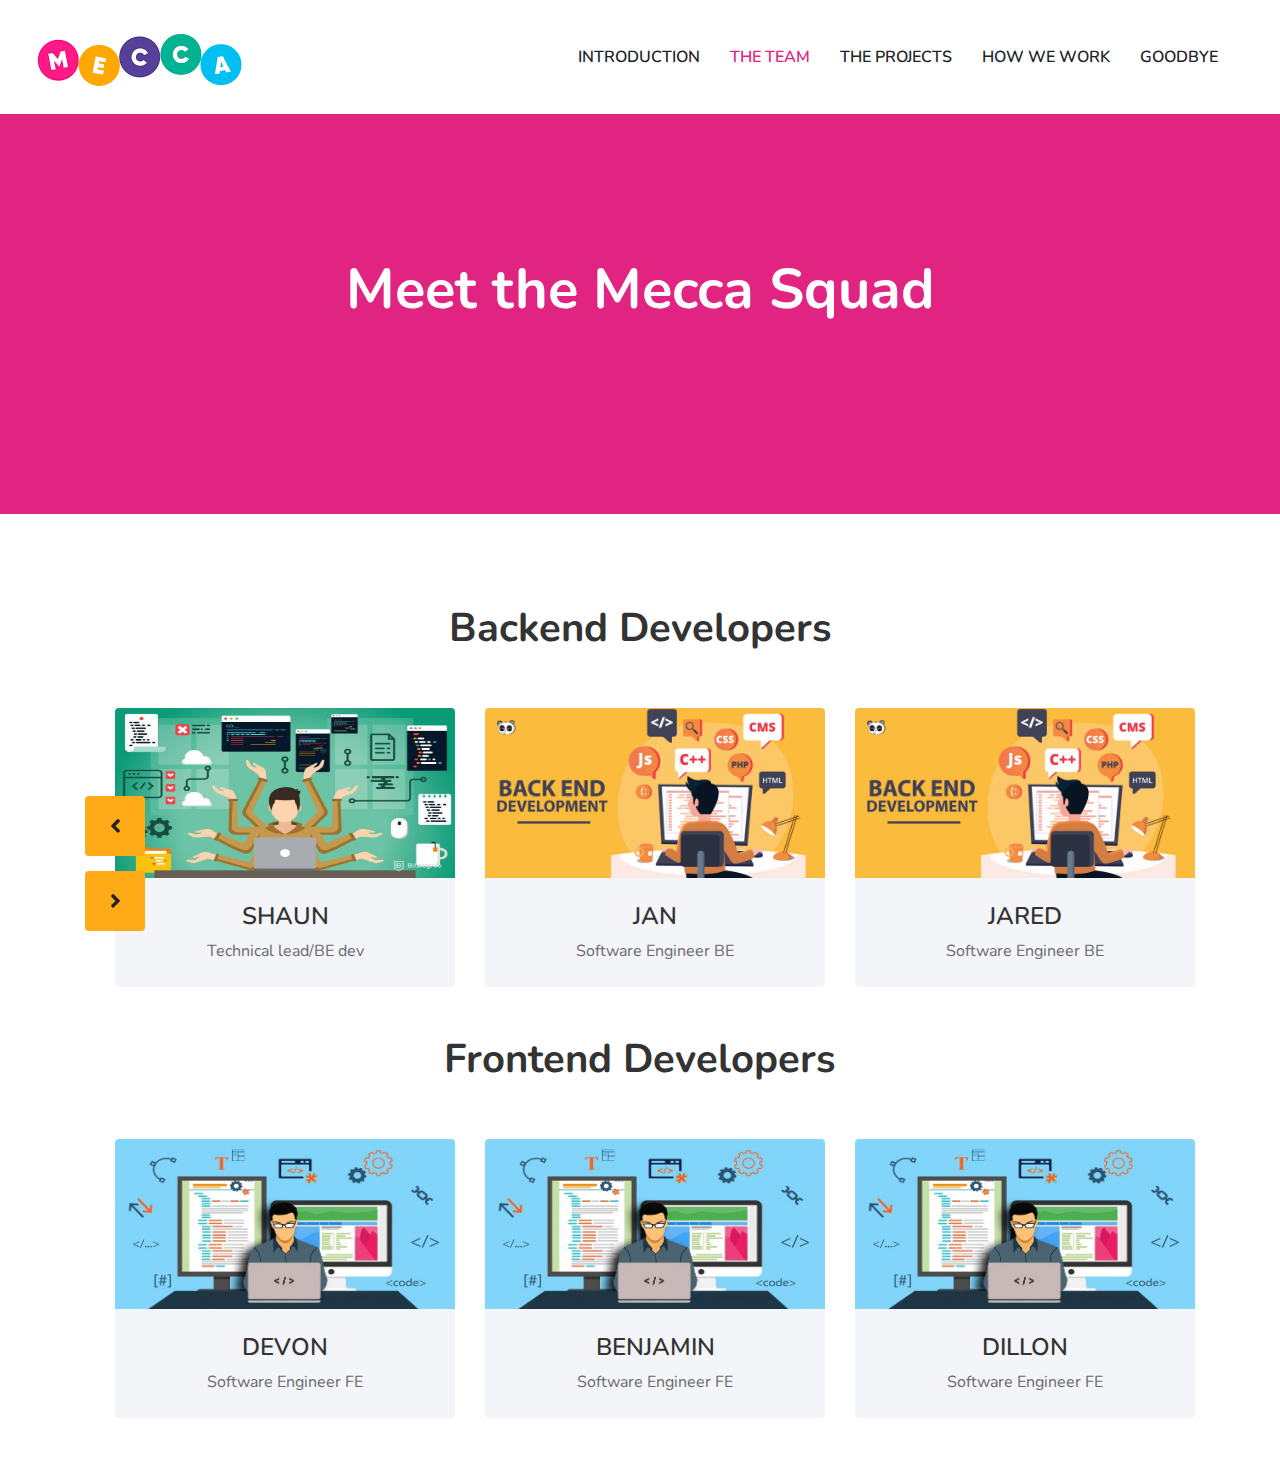
<file: team.html>
<!DOCTYPE html>
<html lang="en">

<head>
    <meta charset="utf-8">
    <title>Mecca</title>
    <meta content="width=device-width, initial-scale=1.0" name="viewport">
    <meta content="Free HTML Templates" name="keywords">
    <meta content="Free HTML Templates" name="description">

    <!-- Favicon -->
    <link href="img/favicon.ico" rel="icon">

    <!-- Google Web Fonts -->
    <link rel="preconnect" href="https://fonts.gstatic.com">
    <link href="https://fonts.googleapis.com/css2?family=Oswald:wght@400;500;600;700&family=Rubik&display=swap" rel="stylesheet"> 

    <link rel="preconnect" href="https://fonts.googleapis.com">
    <link rel="preconnect" href="https://fonts.gstatic.com" crossorigin>
    <link href="https://fonts.googleapis.com/css2?family=Nunito:ital,wght@0,200;0,300;0,400;0,500;0,600;0,700;0,800;0,900;1,200;1,300;1,400&display=swap" rel="stylesheet">


    <!-- Font Awesome -->
    <link href="https://cdnjs.cloudflare.com/ajax/libs/font-awesome/5.15.0/css/all.min.css" rel="stylesheet">

    <!-- Libraries Stylesheet -->
    <link href="lib/owlcarousel/assets/owl.carousel.min.css" rel="stylesheet">
    <link href="lib/lightbox/css/lightbox.min.css" rel="stylesheet">

    <!-- Customized Bootstrap Stylesheet -->
    <link href="css/style.css" rel="stylesheet">
</head>

<body>
    <!-- Navbar Start -->
    <div class="container-fluid bg-white position-relative">
        <nav class="navbar navbar-expand-lg bg-white navbar-light py-3 py-lg-0">
            <a href="index.html" class="navbar-brand text-secondary">
               <img class="img-fluid w-100" src="img/logo.png" alt="">
            </a>
            <button type="button" class="navbar-toggler" data-toggle="collapse" data-target="#navbarCollapse">
                <span class="navbar-toggler-icon"></span>
            </button>
            <div class="collapse navbar-collapse" id="navbarCollapse">
                <div class="navbar-nav ml-auto py-0 pr-3">
                    <a href="index.html" class="nav-item nav-link">Introduction</a>
                    <a href="team.html" class="nav-item nav-link active">The Team</a>
                    <a href="service.html" class="nav-item nav-link">The Projects</a>
                    <a href="price.html" class="nav-item nav-link">How We Work</a>
                    <a href="GoodByeSlide.html" class="nav-item nav-link">Goodbye</a>
                </div>
            </div>
        </nav>
    </div>
    <!-- Navbar End -->


    <!-- Page Header Start -->
    <div class="page-header container-fluid bg-primary d-flex flex-column align-items-center justify-content-center">
        <h1 class="display-4 text-center mb-5">Meet the Mecca Squad</h1>
    </div>
    <!-- Page Header Start -->


    <!-- Team Start -->
    <div class="container-fluid pb-5">
        <div class="container">
            <h1 style="color:#333" class="text-center pb-5">Backend Developers</h1>
            <div class="owl-carousel team-carousel position-relative pb-5" style="padding-left: 30px;">
                <div class="team-item rounded overflow-hidden">
                    <div class="position-relative">
                        <img class="img-fluid w-100" style="max-height: 170px" src="img/ShaunFavicon.jpg" alt="">
                        <div class="team-overlay">
                            <div class="d-flex align-items-center justify-content-start">
                                <p class="text-white">Talk is cheap. Show me the code.</p>
                            </div>
                        </div>
                    </div>
                    <div class="bg-light text-center p-4">
                        <h4 class="text-uppercase" style="color: #333;">Shaun</h4>
                        <p class="m-0">Technical lead/BE dev</p>
                    </div>
                </div>
                <div class="team-item rounded overflow-hidden">
                    <div class="position-relative">
                        <img class="img-fluid w-100" style="max-height: 170px" src="img/BackEndDDD.jpg" alt="">
                        <div class="team-overlay">
                            <div class="d-flex align-items-center justify-content-start">
                                <p class="text-white">A good programmer is someone who always looks both ways before crossing a one-way street.</p>
                            </div>
                        </div>
                    </div>
                    <div class="bg-light text-center p-4">
                        <h4 class="text-uppercase" style="color: #333;">Jan</h4>
                        <p class="m-0">Software Engineer BE</p>
                    </div>
                </div>
                <div class="team-item rounded overflow-hidden">
                    <div class="position-relative">
                        <img class="img-fluid w-100" style="max-height: 170px" src="img/BackEndDDD.jpg" alt="">
                        <div class="team-overlay">
                            <div class="d-flex align-items-center justify-content-start">
                                <p class="text-white">He was tall as a young tree, lithe, immensely strong, able swiftly to draw a great war-bow and shoot down a Nazgûl, endowed with the tremendous vitality of Elvish bodies, so hard and resistant to hurt that he went only in light shoes over rock or through snow, the most tireless of all the fellowship.</p>
                            </div>
                        </div>
                    </div>
                    <div class="bg-light text-center p-4">
                        <h4 class="text-uppercase" style="color: #333;">Jared</h4>
                        <p class="m-0">Software Engineer BE</p>
                    </div>
                </div>
                <div class="team-item rounded overflow-hidden">
                    <div class="position-relative">
                        <img class="img-fluid w-100" style="max-height: 170px" src="img/BackEndDDD.jpg" alt="" width="400" height="400">
                        <div class="team-overlay">
                            <div class="d-flex align-items-center justify-content-start">
                                <p class="text-white">Don’t worry if it doesn’t work right. If everything did, you’d be out of a job.</p>
                            </div>
                        </div>
                    </div>
                    <div class="bg-light text-center p-4">
                        <h4 class="text-uppercase" style="color: #333;">Vuyo</h4>
                        <p class="m-0">Software Engineer BE</p>
                    </div>
                </div>
            </div>
            <h1 style="color:#333" class="text-center pb-5">Frontend Developers</h1>
            <div class="owl-carousel team-carousel position-relative" style="padding-left: 30px;">
                <div class="team-item rounded overflow-hidden">
                    <div class="position-relative">
                        <img class="img-fluid w-100" style="max-height: 170px" src="img/FrontEnd.jpg" alt="">
                        <div class="team-overlay">
                            <div class="d-flex align-items-center justify-content-start">
                               <p class="text-white">I realized that a large part of my life from then on was going to be spent in finding mistakes in my own code</p>
                            </div>
                        </div>
                    </div>
                    <div class="bg-light text-center p-4">
                        <h4 class="text-uppercase" style="color: #333;">Devon</h4>
                        <p class="m-0">Software Engineer FE</p>
                    </div>
                </div>
                <div class="team-item rounded overflow-hidden">
                    <div class="position-relative">
                        <img class="img-fluid w-100" style="max-height: 170px" src="img/FrontEnd.jpg" alt="" width="400" height="400">
                        <div class="team-overlay">
                            <div class="d-flex align-items-center justify-content-start">
                                <p class="text-white">If at first you don’t succeed; call it version 1.0</p>
                            </div>
                        </div>
                    </div>
                    <div class="bg-light text-center p-4">
                        <h4 class="text-uppercase" style="color: #333;">Benjamin</h4>
                        <p class="m-0">Software Engineer FE</p>
                    </div>
                </div>
                <div class="team-item rounded overflow-hidden">
                    <div class="position-relative">
                        <img class="img-fluid w-100" style="max-height: 170px" src="img/FrontEnd.jpg" alt="" width="400" height="400">
                        <div class="team-overlay">
                            <div class="d-flex align-items-center justify-content-start">
                                <p class="text-white">My code DOESN’T work, I have no idea why. My code WORKS, I have no idea why.</p>
                            </div>
                        </div>
                    </div>
                    <div class="bg-light text-center p-4">
                        <h4 class="text-uppercase" style="color: #333;">Dillon</h4>
                        <p class="m-0">Software Engineer FE</p>
                    </div>
                </div>
            </div>
        </div>
    </div>

    <!-- JavaScript Libraries -->
    <script src="https://code.jquery.com/jquery-3.4.1.min.js"></script>
    <script src="https://stackpath.bootstrapcdn.com/bootstrap/4.4.1/js/bootstrap.bundle.min.js"></script>
    <script src="lib/easing/easing.min.js"></script>
    <script src="lib/waypoints/waypoints.min.js"></script>
    <script src="lib/owlcarousel/owl.carousel.min.js"></script>
    <script src="lib/isotope/isotope.pkgd.min.js"></script>
    <script src="lib/lightbox/js/lightbox.min.js"></script>

    <!-- Contact Javascript File -->
    <script src="mail/jqBootstrapValidation.min.js"></script>
    <script src="mail/contact.js"></script>

    <!-- Template Javascript -->
    <script src="js/main.js"></script>
</body>

</html>
</file>
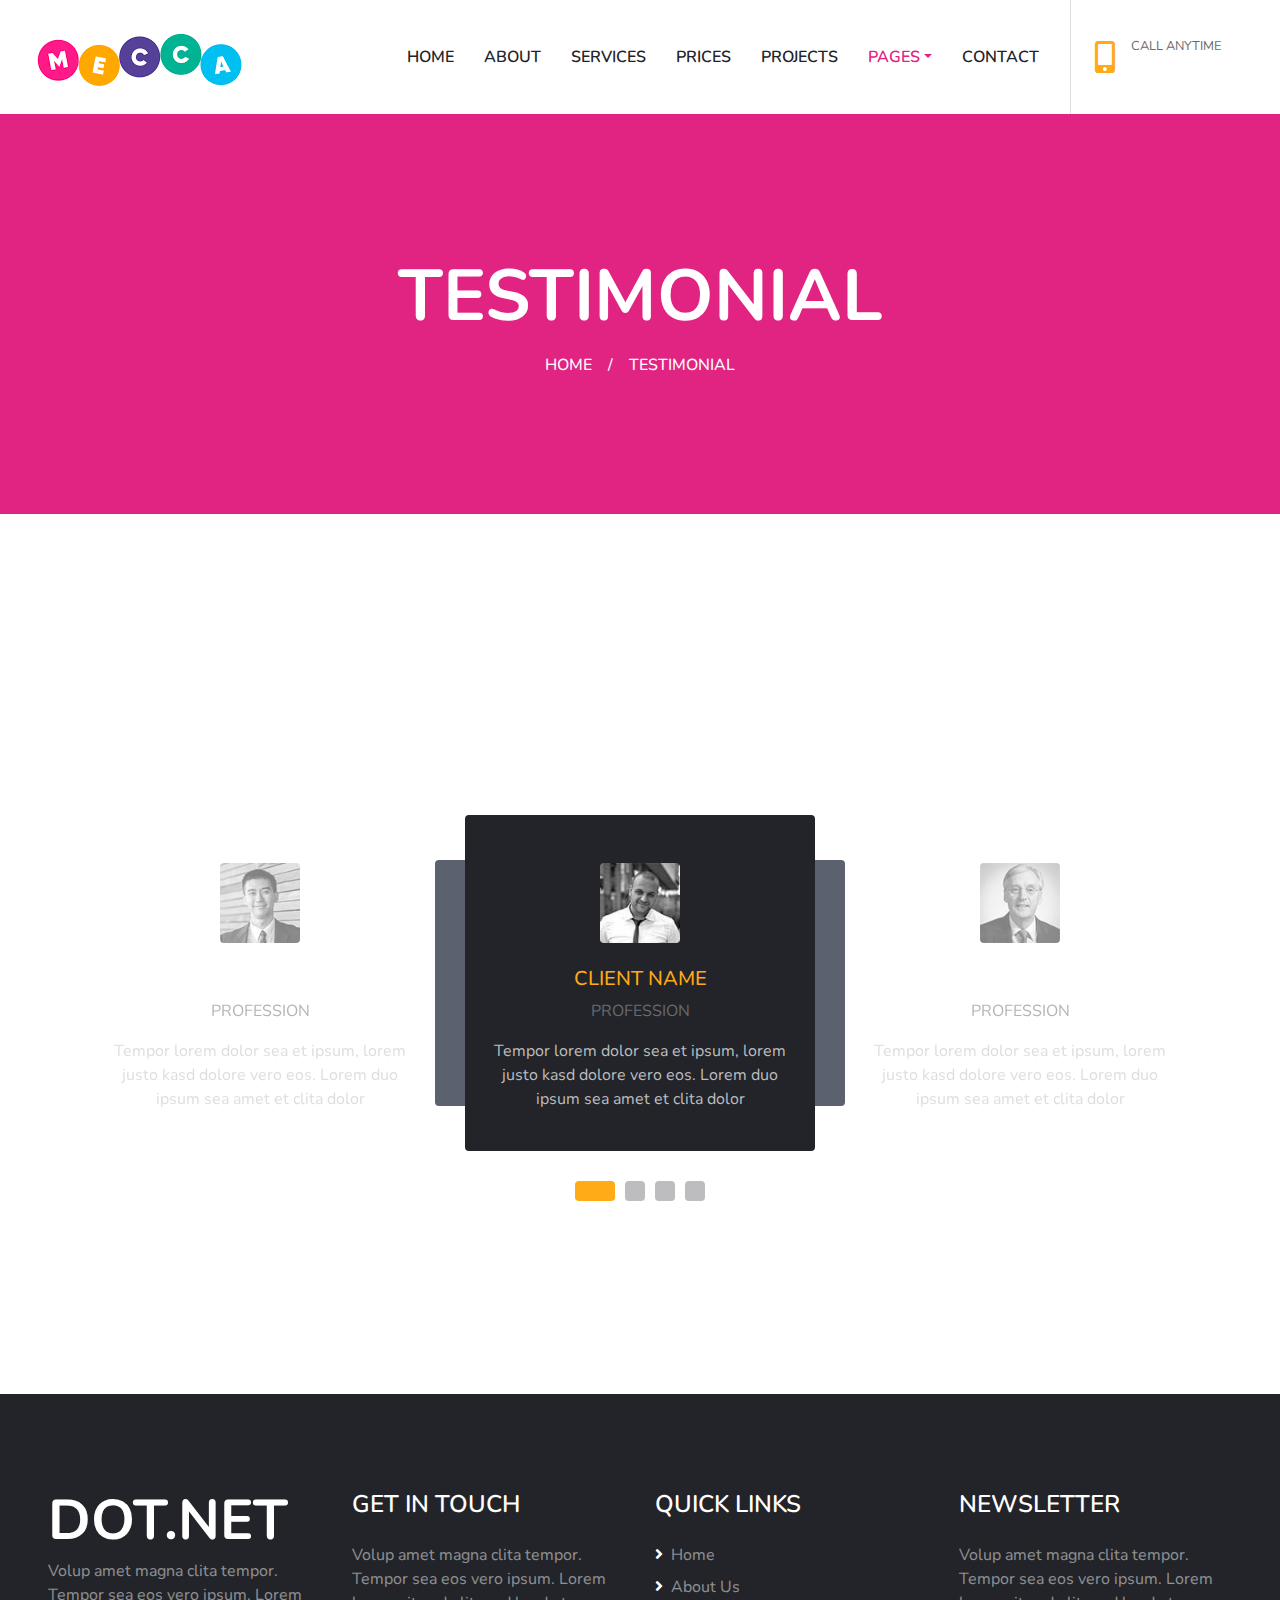
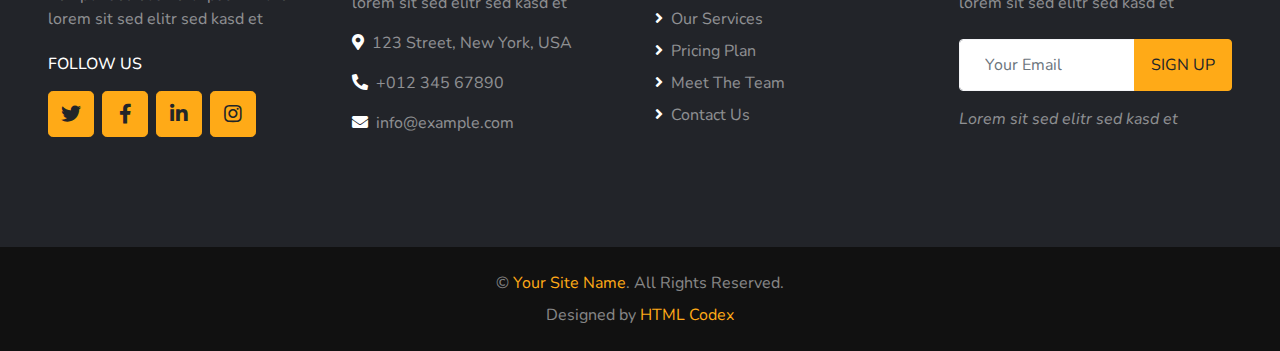
<file: testimonial.html>
<!DOCTYPE html>
<html lang="en">

<head>
    <meta charset="utf-8">
    <title>Mecca</title>
    <meta content="width=device-width, initial-scale=1.0" name="viewport">
    <meta content="Free HTML Templates" name="keywords">
    <meta content="Free HTML Templates" name="description">

    <!-- Favicon -->
    <link href="img/favicon.ico" rel="icon">

    <!-- Google Web Fonts -->
    <link rel="preconnect" href="https://fonts.gstatic.com">
    <link rel="preconnect" href="https://fonts.googleapis.com">
    <link rel="preconnect" href="https://fonts.gstatic.com" crossorigin>
    <link href="https://fonts.googleapis.com/css2?family=Nunito:ital,wght@0,200;0,300;0,400;0,500;0,600;0,700;0,800;0,900;1,200;1,300;1,400&display=swap" rel="stylesheet">


    <!-- Font Awesome -->
    <link href="https://cdnjs.cloudflare.com/ajax/libs/font-awesome/5.15.0/css/all.min.css" rel="stylesheet">

    <!-- Libraries Stylesheet -->
    <link href="lib/owlcarousel/assets/owl.carousel.min.css" rel="stylesheet">
    <link href="lib/lightbox/css/lightbox.min.css" rel="stylesheet">

    <!-- Customized Bootstrap Stylesheet -->
    <link href="css/style.css" rel="stylesheet">
</head>

<body>
    <!-- Navbar Start -->
    <div class="container-fluid bg-white position-relative">
        <nav class="navbar navbar-expand-lg bg-white navbar-light py-3 py-lg-0">
            <a href="index.html" class="navbar-brand text-secondary">
                <img class="img-fluid w-100" src="img/logo.png" alt="">
            </a>
            <button type="button" class="navbar-toggler" data-toggle="collapse" data-target="#navbarCollapse">
                <span class="navbar-toggler-icon"></span>
            </button>
            <div class="collapse navbar-collapse" id="navbarCollapse">
                <div class="navbar-nav ml-auto py-0 pr-3 border-right">
                    <a href="index.html" class="nav-item nav-link">Home</a>
                    <a href="about.html" class="nav-item nav-link">About</a>
                    <a href="service.html" class="nav-item nav-link">Services</a>
                    <a href="price.html" class="nav-item nav-link">Prices</a>
                    <a href="project.html" class="nav-item nav-link">Projects</a>
                    <div class="nav-item dropdown">
                        <a href="#" class="nav-link dropdown-toggle active" data-toggle="dropdown">Pages</a>
                        <div class="dropdown-menu rounded-0 m-0">
                            <a href="team.html" class="dropdown-item">Meat The Team</a>
                            <a href="testimonial.html" class="dropdown-item active">Testimonial</a>
                        </div>
                    </div>
                    <a href="contact.html" class="nav-item nav-link">Contact</a>
                </div>
                <div class="d-none d-lg-flex align-items-center pl-4">
                    <i class="fa fa-2x fa-mobile-alt text-primary mr-3"></i>
                    <div>
                        <h6 class="text-body text-uppercase mb-1"><small>Call Anytime</small></h6>
                        <h6 class="m-0">+012 345 6789</h6>
                    </div>
                </div>
            </div>
        </nav>
    </div>
    <!-- Navbar End -->


    <!-- Page Header Start -->
    <div class="page-header container-fluid bg-primary d-flex flex-column align-items-center justify-content-center">
        <h1 class="display-3 text-uppercase mb-3">Testimonial</h1>
        <div class="d-inline-flex text-white">
            <h6 class="text-uppercase m-0"><a class="text-white" href="">Home</a></h6>
            <h6 class="m-0 px-3">/</h6>
            <h6 class="text-uppercase m-0">Testimonial</h6>
        </div>
    </div>
    <!-- Page Header Start -->


    <!-- Testimonial Start -->
    <div class="container-fluid py-5">
        <div class="container py-5">
            <h1 class="display-4 text-uppercase text-center mb-5">Our Client's Say</h1>
            <div class="owl-carousel testimonial-carousel">
                <div class="testimonial-item position-relative text-center rounded p-4">
                    <img class="img-fluid rounded mx-auto my-4" src="img/testimonial-1.jpg" alt="">
                    <h5 class="text-uppercase">Client Name</h5>
                    <p class="text-uppercase">Profession</p>
                    <p class="text-secondary">Tempor lorem dolor sea et ipsum, lorem justo kasd dolore vero eos. Lorem duo ipsum sea amet et clita dolor</p>
                </div>
                <div class="testimonial-item position-relative text-center rounded p-4">
                    <img class="img-fluid rounded mx-auto my-4" src="img/testimonial-2.jpg" alt="">
                    <h5 class="text-uppercase">Client Name</h5>
                    <p class="text-uppercase">Profession</p>
                    <p class="text-secondary">Tempor lorem dolor sea et ipsum, lorem justo kasd dolore vero eos. Lorem duo ipsum sea amet et clita dolor</p>
                </div>
                <div class="testimonial-item position-relative text-center rounded p-4">
                    <img class="img-fluid rounded mx-auto my-4" src="img/testimonial-3.jpg" alt="">
                    <h5 class="text-uppercase">Client Name</h5>
                    <p class="text-uppercase">Profession</p>
                    <p class="text-secondary">Tempor lorem dolor sea et ipsum, lorem justo kasd dolore vero eos. Lorem duo ipsum sea amet et clita dolor</p>
                </div>
                <div class="testimonial-item position-relative text-center rounded p-4">
                    <img class="img-fluid rounded mx-auto my-4" src="img/testimonial-4.jpg" alt="">
                    <h5 class="text-uppercase">Client Name</h5>
                    <p class="text-uppercase">Profession</p>
                    <p class="text-secondary">Tempor lorem dolor sea et ipsum, lorem justo kasd dolore vero eos. Lorem duo ipsum sea amet et clita dolor</p>
                </div>
            </div>
        </div>
    </div>
    <!-- Testimonial End -->


    <!-- Footer Start -->
    <div class="container-fluid bg-dark text-white-50 py-5 px-sm-3 px-md-5" style="margin-top: 90px;">
        <div class="row pt-5">
            <div class="col-lg-3 col-md-6 mb-5">
                <a href="index.html" class="navbar-brand">
                    <h1 class="m-0 mt-n2 text-white display-4">DOT.NET</h1>
                </a>
                <p>Volup amet magna clita tempor. Tempor sea eos vero ipsum. Lorem lorem sit sed elitr sed kasd et</p>
                <h6 class="text-uppercase text-white py-2">Follow Us</h6>
                <div class="d-flex justify-content-start">
                    <a class="btn btn-lg btn-primary btn-lg-square mr-2" href="#"><i class="fab fa-twitter"></i></a>
                    <a class="btn btn-lg btn-primary btn-lg-square mr-2" href="#"><i class="fab fa-facebook-f"></i></a>
                    <a class="btn btn-lg btn-primary btn-lg-square mr-2" href="#"><i class="fab fa-linkedin-in"></i></a>
                    <a class="btn btn-lg btn-primary btn-lg-square" href="#"><i class="fab fa-instagram"></i></a>
                </div>
            </div>
            <div class="col-lg-3 col-md-6 mb-5">
                <h4 class="text-uppercase text-white mb-4">Get In Touch</h4>
                <p>Volup amet magna clita tempor. Tempor sea eos vero ipsum. Lorem lorem sit sed elitr sed kasd et</p>
                <p><i class="fa fa-map-marker-alt text-white mr-2"></i>123 Street, New York, USA</p>
                <p><i class="fa fa-phone-alt text-white mr-2"></i>+012 345 67890</p>
                <p><i class="fa fa-envelope text-white mr-2"></i>info@example.com</p>
            </div>
            <div class="col-lg-3 col-md-6 mb-5">
                <h4 class="text-uppercase text-white mb-4">Quick Links</h4>
                <div class="d-flex flex-column justify-content-start">
                    <a class="text-white-50 mb-2" href="#"><i class="fa fa-angle-right text-white mr-2"></i>Home</a>
                    <a class="text-white-50 mb-2" href="#"><i class="fa fa-angle-right text-white mr-2"></i>About Us</a>
                    <a class="text-white-50 mb-2" href="#"><i class="fa fa-angle-right text-white mr-2"></i>Our Services</a>
                    <a class="text-white-50 mb-2" href="#"><i class="fa fa-angle-right text-white mr-2"></i>Pricing Plan</a>
                    <a class="text-white-50 mb-2" href="#"><i class="fa fa-angle-right text-white mr-2"></i>Meet The Team</a>
                    <a class="text-white-50" href="#"><i class="fa fa-angle-right text-white mr-2"></i>Contact Us</a>
                </div>
            </div>
            <div class="col-lg-3 col-md-6 mb-5">
                <h4 class="text-uppercase text-white mb-4">Newsletter</h4>
                <p class="mb-4">Volup amet magna clita tempor. Tempor sea eos vero ipsum. Lorem lorem sit sed elitr sed kasd et</p>
                <div class="w-100 mb-3">
                    <div class="input-group">
                        <input type="text" class="form-control border-light" style="padding: 25px;" placeholder="Your Email">
                        <div class="input-group-append">
                            <button class="btn btn-primary text-uppercase px-3">Sign Up</button>
                        </div>
                    </div>
                </div>
                <i>Lorem sit sed elitr sed kasd et</i>
            </div>
        </div>
    </div>
    <div class="container-fluid py-4 px-sm-3 px-md-5" style="background: #111111;">
        <p class="mb-2 text-center text-white-50">&copy; <a href="#">Your Site Name</a>. All Rights Reserved.</p>
        <p class="m-0 text-center text-white-50">Designed by <a href="https://htmlcodex.com">HTML Codex</a></p>
    </div>
    <!-- Footer End -->


    <!-- Back to Top -->
    <a href="#" class="btn btn-lg btn-primary btn-lg-square back-to-top"><i class="fa fa-angle-up"></i></a>


    <!-- JavaScript Libraries -->
    <script src="https://code.jquery.com/jquery-3.4.1.min.js"></script>
    <script src="https://stackpath.bootstrapcdn.com/bootstrap/4.4.1/js/bootstrap.bundle.min.js"></script>
    <script src="lib/easing/easing.min.js"></script>
    <script src="lib/waypoints/waypoints.min.js"></script>
    <script src="lib/owlcarousel/owl.carousel.min.js"></script>
    <script src="lib/isotope/isotope.pkgd.min.js"></script>
    <script src="lib/lightbox/js/lightbox.min.js"></script>

    <!-- Contact Javascript File -->
    <script src="mail/jqBootstrapValidation.min.js"></script>
    <script src="mail/contact.js"></script>

    <!-- Template Javascript -->
    <script src="js/main.js"></script>
</body>

</html>
</file>
<file: css/style.css>
/******* Bootstrap Theming ********/
/*!
 * Bootstrap v4.5.3 (https://getbootstrap.com/)
 * Copyright 2011-2020 The Bootstrap Authors
 * Copyright 2011-2020 Twitter, Inc.
 * Licensed under MIT (https://github.com/twbs/bootstrap/blob/main/LICENSE)
 */
:root {
  --blue: #007bff;
  --indigo: #6610f2;
  --purple: #6f42c1;
  --pink: #e83e8c;
  --red: #dc3545;
  --orange: #fd7e14;
  --yellow: #28a745;
  --green: #28a745;
  --teal: #20c997;
  --cyan: #17a2b8;
  --white: #fff;
  --gray: #6c757d;
  --gray-dark: #343a40;
  --primary: #FFAA17;
  --secondary: #BDBDBF;
  --success: #28a745;
  --info: #17a2b8;
  --warning: #28a745;
  --danger: #dc3545;
  --light: #F4F5F8;
  --dark: #222429;
  --breakpoint-xs: 0;
  --breakpoint-sm: 576px;
  --breakpoint-md: 768px;
  --breakpoint-lg: 992px;
  --breakpoint-xl: 1200px;
  --font-family-sans-serif: "Nunito", sans-serif;
  --font-family-monospace: SFMono-Regular, Menlo, Monaco, Consolas, "Liberation Mono", "Courier New", monospace;
}

*,
*::before,
*::after {
  box-sizing: border-box;
}

html {
  font-family: sans-serif;
  line-height: 1.15;
  -webkit-text-size-adjust: 100%;
  -webkit-tap-highlight-color: rgba(0, 0, 0, 0);
}

article, aside, figcaption, figure, footer, header, hgroup, main, nav, section {
  display: block;
}

body {
  margin: 0;
  font-family: "Nunito", sans-serif;
  font-size: 1rem;
  font-weight: 400;
  line-height: 1.5;
  color: #686A6F;
  text-align: left;
  background-color: #fff;
}

[tabindex="-1"]:focus:not(:focus-visible) {
  outline: 0 !important;
}

hr {
  box-sizing: content-box;
  height: 0;
  overflow: visible;
}

h1, h2, h3, h4, h5, h6 {
  margin-top: 0;
  margin-bottom: 0.5rem;
}

p {
  margin-top: 0;
  margin-bottom: 1rem;
}

abbr[title],
abbr[data-original-title] {
  text-decoration: underline;
  text-decoration: underline dotted;
  cursor: help;
  border-bottom: 0;
  text-decoration-skip-ink: none;
}

address {
  margin-bottom: 1rem;
  font-style: normal;
  line-height: inherit;
}

ol,
ul,
dl {
  margin-top: 0;
  margin-bottom: 1rem;
}

ol ol,
ul ul,
ol ul,
ul ol {
  margin-bottom: 0;
}

dt {
  font-weight: 700;
}

dd {
  margin-bottom: .5rem;
  margin-left: 0;
}

blockquote {
  margin: 0 0 1rem;
}

b,
strong {
  font-weight: bolder;
}

small {
  font-size: 80%;
}

sub,
sup {
  position: relative;
  font-size: 75%;
  line-height: 0;
  vertical-align: baseline;
}

sub {
  bottom: -.25em;
}

sup {
  top: -.5em;
}

a {
  color: #FFAA17;
  text-decoration: none;
  background-color: transparent;
}

a:hover {
  color: #ca8000;
  text-decoration: underline;
}

a:not([href]):not([class]) {
  color: inherit;
  text-decoration: none;
}

a:not([href]):not([class]):hover {
  color: inherit;
  text-decoration: none;
}

pre,
code,
kbd,
samp {
  font-family: SFMono-Regular, Menlo, Monaco, Consolas, "Liberation Mono", "Courier New", monospace;
  font-size: 1em;
}

pre {
  margin-top: 0;
  margin-bottom: 1rem;
  overflow: auto;
  -ms-overflow-style: scrollbar;
}

figure {
  margin: 0 0 1rem;
}

img {
  vertical-align: middle;
  border-style: none;
}

svg {
  overflow: hidden;
  vertical-align: middle;
}

table {
  border-collapse: collapse;
}

caption {
  padding-top: 0.75rem;
  padding-bottom: 0.75rem;
  color: #6c757d;
  text-align: left;
  caption-side: bottom;
}

th {
  text-align: inherit;
  text-align: -webkit-match-parent;
}

label {
  display: inline-block;
  margin-bottom: 0.5rem;
}

button {
  border-radius: 0;
}

button:focus {
  outline: 1px dotted;
  outline: 5px auto -webkit-focus-ring-color;
}

input,
button,
select,
optgroup,
textarea {
  margin: 0;
  font-family: inherit;
  font-size: inherit;
  line-height: inherit;
}

button,
input {
  overflow: visible;
}

button,
select {
  text-transform: none;
}

[role="button"] {
  cursor: pointer;
}

select {
  word-wrap: normal;
}

button,
[type="button"],
[type="reset"],
[type="submit"] {
  -webkit-appearance: button;
}

button:not(:disabled),
[type="button"]:not(:disabled),
[type="reset"]:not(:disabled),
[type="submit"]:not(:disabled) {
  cursor: pointer;
}

button::-moz-focus-inner,
[type="button"]::-moz-focus-inner,
[type="reset"]::-moz-focus-inner,
[type="submit"]::-moz-focus-inner {
  padding: 0;
  border-style: none;
}

input[type="radio"],
input[type="checkbox"] {
  box-sizing: border-box;
  padding: 0;
}

textarea {
  overflow: auto;
  resize: vertical;
}

fieldset {
  min-width: 0;
  padding: 0;
  margin: 0;
  border: 0;
}

legend {
  display: block;
  width: 100%;
  max-width: 100%;
  padding: 0;
  margin-bottom: .5rem;
  font-size: 1.5rem;
  line-height: inherit;
  color: inherit;
  white-space: normal;
}

@media (max-width: 1200px) {
  legend {
    font-size: calc(1.275rem + 0.3vw) ;
  }
}

progress {
  vertical-align: baseline;
}

[type="number"]::-webkit-inner-spin-button,
[type="number"]::-webkit-outer-spin-button {
  height: auto;
}

[type="search"] {
  outline-offset: -2px;
  -webkit-appearance: none;
}

[type="search"]::-webkit-search-decoration {
  -webkit-appearance: none;
}

::-webkit-file-upload-button {
  font: inherit;
  -webkit-appearance: button;
}

output {
  display: inline-block;
}

summary {
  display: list-item;
  cursor: pointer;
}

template {
  display: none;
}

[hidden] {
  display: none !important;
}

h1, h2, h3, h4, h5, h6,
.h1, .h2, .h3, .h4, .h5, .h6 {
  margin-bottom: 0.5rem;
  font-family: "Nunito", sans-serif;
  font-weight: 500;
  line-height: 1.2;
  color: white;
}

h1, .h1 {
  font-size: 2.5rem;
}

@media (max-width: 1200px) {
  h1, .h1 {
    font-size: calc(1.375rem + 1.5vw) ;
  }
}

h2, .h2 {
  font-size: 2rem;
}

@media (max-width: 1200px) {
  h2, .h2 {
    font-size: calc(1.325rem + 0.9vw) ;
  }
}

h3, .h3 {
  font-size: 1.75rem;
}

@media (max-width: 1200px) {
  h3, .h3 {
    font-size: calc(1.3rem + 0.6vw) ;
  }
}

h4, .h4 {
  font-size: 1.5rem;
}

@media (max-width: 1200px) {
  h4, .h4 {
    font-size: calc(1.275rem + 0.3vw) ;
  }
}

h5, .h5 {
  font-size: 1.25rem;
}

h6, .h6 {
  font-size: 1rem;
}

.lead {
  font-size: 1.25rem;
  font-weight: 300;
}

.display-1 {
  font-size: 6rem;
  font-weight: 300;
  line-height: 1.2;
}

@media (max-width: 1200px) {
  .display-1 {
    font-size: calc(1.725rem + 5.7vw) ;
  }
}

.display-2 {
  font-size: 5.5rem;
  font-weight: 300;
  line-height: 1.2;
}

@media (max-width: 1200px) {
  .display-2 {
    font-size: calc(1.675rem + 5.1vw) ;
  }
}

.display-3 {
  font-size: 4.5rem;
  font-weight: 300;
  line-height: 1.2;
}

@media (max-width: 1200px) {
  .display-3 {
    font-size: calc(1.575rem + 3.9vw) ;
  }
}

.display-4 {
  font-size: 3.5rem;
  font-weight: 300;
  line-height: 1.2;
}

@media (max-width: 1200px) {
  .display-4 {
    font-size: calc(1.475rem + 2.7vw) ;
  }
}

hr {
  margin-top: 1rem;
  margin-bottom: 1rem;
  border: 0;
  border-top: 1px solid rgba(0, 0, 0, 0.1);
}

small,
.small {
  font-size: 80%;
  font-weight: 400;
}

mark,
.mark {
  padding: 0.2em;
  background-color: #fcf8e3;
}

.list-unstyled {
  padding-left: 0;
  list-style: none;
}

.list-inline {
  padding-left: 0;
  list-style: none;
}

.list-inline-item {
  display: inline-block;
}

.list-inline-item:not(:last-child) {
  margin-right: 0.5rem;
}

.initialism {
  font-size: 90%;
  text-transform: uppercase;
}

.blockquote {
  margin-bottom: 1rem;
  font-size: 1.25rem;
}

.blockquote-footer {
  display: block;
  font-size: 80%;
  color: #6c757d;
}

.blockquote-footer::before {
  content: "\2014\00A0";
}

.img-fluid {
  max-width: 100%;
  height: auto;
}

.img-thumbnail {
  padding: 0.25rem;
  background-color: #fff;
  border: 1px solid #dee2e6;
  border-radius: 0.25rem;
  max-width: 100%;
  height: auto;
}

.figure {
  display: inline-block;
}

.figure-img {
  margin-bottom: 0.5rem;
  line-height: 1;
}

.figure-caption {
  font-size: 90%;
  color: #6c757d;
}

code {
  font-size: 87.5%;
  color: #e83e8c;
  word-wrap: break-word;
}

a > code {
  color: inherit;
}

kbd {
  padding: 0.2rem 0.4rem;
  font-size: 87.5%;
  color: #fff;
  background-color: #212529;
  border-radius: 0.2rem;
}

kbd kbd {
  padding: 0;
  font-size: 100%;
  font-weight: 700;
}

pre {
  display: block;
  font-size: 87.5%;
  color: #212529;
}

pre code {
  font-size: inherit;
  color: inherit;
  word-break: normal;
}

.pre-scrollable {
  max-height: 340px;
  overflow-y: scroll;
}

.container,
.container-fluid,
.container-sm,
.container-md,
.container-lg,
.container-xl {
  width: 100%;
  padding-right: 15px;
  padding-left: 15px;
  margin-right: auto;
  margin-left: auto;
}

@media (min-width: 576px) {
  .container, .container-sm {
    max-width: 540px;
  }
}

@media (min-width: 768px) {
  .container, .container-sm, .container-md {
    max-width: 720px;
  }
}

@media (min-width: 992px) {
  .container, .container-sm, .container-md, .container-lg {
    max-width: 960px;
  }
}

@media (min-width: 1200px) {
  .container, .container-sm, .container-md, .container-lg, .container-xl {
    max-width: 1140px;
  }
}

.row {
  display: flex;
  flex-wrap: wrap;
  margin-right: -15px;
  margin-left: -15px;
}

.no-gutters {
  margin-right: 0;
  margin-left: 0;
}

.no-gutters > .col,
.no-gutters > [class*="col-"] {
  padding-right: 0;
  padding-left: 0;
}

.col-1, .col-2, .col-3, .col-4, .col-5, .col-6, .col-7, .col-8, .col-9, .col-10, .col-11, .col-12, .col,
.col-auto, .col-sm-1, .col-sm-2, .col-sm-3, .col-sm-4, .col-sm-5, .col-sm-6, .col-sm-7, .col-sm-8, .col-sm-9, .col-sm-10, .col-sm-11, .col-sm-12, .col-sm,
.col-sm-auto, .col-md-1, .col-md-2, .col-md-3, .col-md-4, .col-md-5, .col-md-6, .col-md-7, .col-md-8, .col-md-9, .col-md-10, .col-md-11, .col-md-12, .col-md,
.col-md-auto, .col-lg-1, .col-lg-2, .col-lg-3, .col-lg-4, .col-lg-5, .col-lg-6, .col-lg-7, .col-lg-8, .col-lg-9, .col-lg-10, .col-lg-11, .col-lg-12, .col-lg,
.col-lg-auto, .col-xl-1, .col-xl-2, .col-xl-3, .col-xl-4, .col-xl-5, .col-xl-6, .col-xl-7, .col-xl-8, .col-xl-9, .col-xl-10, .col-xl-11, .col-xl-12, .col-xl,
.col-xl-auto {
  position: relative;
  width: 100%;
  padding-right: 15px;
  padding-left: 15px;
}

.col {
  flex-basis: 0;
  flex-grow: 1;
  max-width: 100%;
}

.row-cols-1 > * {
  flex: 0 0 100%;
  max-width: 100%;
}

.row-cols-2 > * {
  flex: 0 0 50%;
  max-width: 50%;
}

.row-cols-3 > * {
  flex: 0 0 33.33333%;
  max-width: 33.33333%;
}

.row-cols-4 > * {
  flex: 0 0 25%;
  max-width: 25%;
}

.row-cols-5 > * {
  flex: 0 0 20%;
  max-width: 20%;
}

.row-cols-6 > * {
  flex: 0 0 16.66667%;
  max-width: 16.66667%;
}

.col-auto {
  flex: 0 0 auto;
  width: auto;
  max-width: 100%;
}

.col-1 {
  flex: 0 0 8.33333%;
  max-width: 8.33333%;
}

.col-2 {
  flex: 0 0 16.66667%;
  max-width: 16.66667%;
}

.col-3 {
  flex: 0 0 25%;
  max-width: 25%;
}

.col-4 {
  flex: 0 0 33.33333%;
  max-width: 33.33333%;
}

.col-5 {
  flex: 0 0 41.66667%;
  max-width: 41.66667%;
}

.col-6 {
  flex: 0 0 50%;
  max-width: 50%;
}

.col-7 {
  flex: 0 0 58.33333%;
  max-width: 58.33333%;
}

.col-8 {
  flex: 0 0 66.66667%;
  max-width: 66.66667%;
}

.col-9 {
  flex: 0 0 75%;
  max-width: 75%;
}

.col-10 {
  flex: 0 0 83.33333%;
  max-width: 83.33333%;
}

.col-11 {
  flex: 0 0 91.66667%;
  max-width: 91.66667%;
}

.col-12 {
  flex: 0 0 100%;
  max-width: 100%;
}

.order-first {
  order: -1;
}

.order-last {
  order: 13;
}

.order-0 {
  order: 0;
}

.order-1 {
  order: 1;
}

.order-2 {
  order: 2;
}

.order-3 {
  order: 3;
}

.order-4 {
  order: 4;
}

.order-5 {
  order: 5;
}

.order-6 {
  order: 6;
}

.order-7 {
  order: 7;
}

.order-8 {
  order: 8;
}

.order-9 {
  order: 9;
}

.order-10 {
  order: 10;
}

.order-11 {
  order: 11;
}

.order-12 {
  order: 12;
}

.offset-1 {
  margin-left: 8.33333%;
}

.offset-2 {
  margin-left: 16.66667%;
}

.offset-3 {
  margin-left: 25%;
}

.offset-4 {
  margin-left: 33.33333%;
}

.offset-5 {
  margin-left: 41.66667%;
}

.offset-6 {
  margin-left: 50%;
}

.offset-7 {
  margin-left: 58.33333%;
}

.offset-8 {
  margin-left: 66.66667%;
}

.offset-9 {
  margin-left: 75%;
}

.offset-10 {
  margin-left: 83.33333%;
}

.offset-11 {
  margin-left: 91.66667%;
}

@media (min-width: 576px) {
  .col-sm {
    flex-basis: 0;
    flex-grow: 1;
    max-width: 100%;
  }
  .row-cols-sm-1 > * {
    flex: 0 0 100%;
    max-width: 100%;
  }
  .row-cols-sm-2 > * {
    flex: 0 0 50%;
    max-width: 50%;
  }
  .row-cols-sm-3 > * {
    flex: 0 0 33.33333%;
    max-width: 33.33333%;
  }
  .row-cols-sm-4 > * {
    flex: 0 0 25%;
    max-width: 25%;
  }
  .row-cols-sm-5 > * {
    flex: 0 0 20%;
    max-width: 20%;
  }
  .row-cols-sm-6 > * {
    flex: 0 0 16.66667%;
    max-width: 16.66667%;
  }
  .col-sm-auto {
    flex: 0 0 auto;
    width: auto;
    max-width: 100%;
  }
  .col-sm-1 {
    flex: 0 0 8.33333%;
    max-width: 8.33333%;
  }
  .col-sm-2 {
    flex: 0 0 16.66667%;
    max-width: 16.66667%;
  }
  .col-sm-3 {
    flex: 0 0 25%;
    max-width: 25%;
  }
  .col-sm-4 {
    flex: 0 0 33.33333%;
    max-width: 33.33333%;
  }
  .col-sm-5 {
    flex: 0 0 41.66667%;
    max-width: 41.66667%;
  }
  .col-sm-6 {
    flex: 0 0 50%;
    max-width: 50%;
  }
  .col-sm-7 {
    flex: 0 0 58.33333%;
    max-width: 58.33333%;
  }
  .col-sm-8 {
    flex: 0 0 66.66667%;
    max-width: 66.66667%;
  }
  .col-sm-9 {
    flex: 0 0 75%;
    max-width: 75%;
  }
  .col-sm-10 {
    flex: 0 0 83.33333%;
    max-width: 83.33333%;
  }
  .col-sm-11 {
    flex: 0 0 91.66667%;
    max-width: 91.66667%;
  }
  .col-sm-12 {
    flex: 0 0 100%;
    max-width: 100%;
  }
  .order-sm-first {
    order: -1;
  }
  .order-sm-last {
    order: 13;
  }
  .order-sm-0 {
    order: 0;
  }
  .order-sm-1 {
    order: 1;
  }
  .order-sm-2 {
    order: 2;
  }
  .order-sm-3 {
    order: 3;
  }
  .order-sm-4 {
    order: 4;
  }
  .order-sm-5 {
    order: 5;
  }
  .order-sm-6 {
    order: 6;
  }
  .order-sm-7 {
    order: 7;
  }
  .order-sm-8 {
    order: 8;
  }
  .order-sm-9 {
    order: 9;
  }
  .order-sm-10 {
    order: 10;
  }
  .order-sm-11 {
    order: 11;
  }
  .order-sm-12 {
    order: 12;
  }
  .offset-sm-0 {
    margin-left: 0;
  }
  .offset-sm-1 {
    margin-left: 8.33333%;
  }
  .offset-sm-2 {
    margin-left: 16.66667%;
  }
  .offset-sm-3 {
    margin-left: 25%;
  }
  .offset-sm-4 {
    margin-left: 33.33333%;
  }
  .offset-sm-5 {
    margin-left: 41.66667%;
  }
  .offset-sm-6 {
    margin-left: 50%;
  }
  .offset-sm-7 {
    margin-left: 58.33333%;
  }
  .offset-sm-8 {
    margin-left: 66.66667%;
  }
  .offset-sm-9 {
    margin-left: 75%;
  }
  .offset-sm-10 {
    margin-left: 83.33333%;
  }
  .offset-sm-11 {
    margin-left: 91.66667%;
  }
}

@media (min-width: 768px) {
  .col-md {
    flex-basis: 0;
    flex-grow: 1;
    max-width: 100%;
  }
  .row-cols-md-1 > * {
    flex: 0 0 100%;
    max-width: 100%;
  }
  .row-cols-md-2 > * {
    flex: 0 0 50%;
    max-width: 50%;
  }
  .row-cols-md-3 > * {
    flex: 0 0 33.33333%;
    max-width: 33.33333%;
  }
  .row-cols-md-4 > * {
    flex: 0 0 25%;
    max-width: 25%;
  }
  .row-cols-md-5 > * {
    flex: 0 0 20%;
    max-width: 20%;
  }
  .row-cols-md-6 > * {
    flex: 0 0 16.66667%;
    max-width: 16.66667%;
  }
  .col-md-auto {
    flex: 0 0 auto;
    width: auto;
    max-width: 100%;
  }
  .col-md-1 {
    flex: 0 0 8.33333%;
    max-width: 8.33333%;
  }
  .col-md-2 {
    flex: 0 0 16.66667%;
    max-width: 16.66667%;
  }
  .col-md-3 {
    flex: 0 0 25%;
    max-width: 25%;
  }
  .col-md-4 {
    flex: 0 0 33.33333%;
    max-width: 33.33333%;
  }
  .col-md-5 {
    flex: 0 0 41.66667%;
    max-width: 41.66667%;
  }
  .col-md-6 {
    flex: 0 0 50%;
    max-width: 50%;
  }
  .col-md-7 {
    flex: 0 0 58.33333%;
    max-width: 58.33333%;
  }
  .col-md-8 {
    flex: 0 0 66.66667%;
    max-width: 66.66667%;
  }
  .col-md-9 {
    flex: 0 0 75%;
    max-width: 75%;
  }
  .col-md-10 {
    flex: 0 0 83.33333%;
    max-width: 83.33333%;
  }
  .col-md-11 {
    flex: 0 0 91.66667%;
    max-width: 91.66667%;
  }
  .col-md-12 {
    flex: 0 0 100%;
    max-width: 100%;
  }
  .order-md-first {
    order: -1;
  }
  .order-md-last {
    order: 13;
  }
  .order-md-0 {
    order: 0;
  }
  .order-md-1 {
    order: 1;
  }
  .order-md-2 {
    order: 2;
  }
  .order-md-3 {
    order: 3;
  }
  .order-md-4 {
    order: 4;
  }
  .order-md-5 {
    order: 5;
  }
  .order-md-6 {
    order: 6;
  }
  .order-md-7 {
    order: 7;
  }
  .order-md-8 {
    order: 8;
  }
  .order-md-9 {
    order: 9;
  }
  .order-md-10 {
    order: 10;
  }
  .order-md-11 {
    order: 11;
  }
  .order-md-12 {
    order: 12;
  }
  .offset-md-0 {
    margin-left: 0;
  }
  .offset-md-1 {
    margin-left: 8.33333%;
  }
  .offset-md-2 {
    margin-left: 16.66667%;
  }
  .offset-md-3 {
    margin-left: 25%;
  }
  .offset-md-4 {
    margin-left: 33.33333%;
  }
  .offset-md-5 {
    margin-left: 41.66667%;
  }
  .offset-md-6 {
    margin-left: 50%;
  }
  .offset-md-7 {
    margin-left: 58.33333%;
  }
  .offset-md-8 {
    margin-left: 66.66667%;
  }
  .offset-md-9 {
    margin-left: 75%;
  }
  .offset-md-10 {
    margin-left: 83.33333%;
  }
  .offset-md-11 {
    margin-left: 91.66667%;
  }
}

@media (min-width: 992px) {
  .col-lg {
    flex-basis: 0;
    flex-grow: 1;
    max-width: 100%;
  }
  .row-cols-lg-1 > * {
    flex: 0 0 100%;
    max-width: 100%;
  }
  .row-cols-lg-2 > * {
    flex: 0 0 50%;
    max-width: 50%;
  }
  .row-cols-lg-3 > * {
    flex: 0 0 33.33333%;
    max-width: 33.33333%;
  }
  .row-cols-lg-4 > * {
    flex: 0 0 25%;
    max-width: 25%;
  }
  .row-cols-lg-5 > * {
    flex: 0 0 20%;
    max-width: 20%;
  }
  .row-cols-lg-6 > * {
    flex: 0 0 16.66667%;
    max-width: 16.66667%;
  }
  .col-lg-auto {
    flex: 0 0 auto;
    width: auto;
    max-width: 100%;
  }
  .col-lg-1 {
    flex: 0 0 8.33333%;
    max-width: 8.33333%;
  }
  .col-lg-2 {
    flex: 0 0 16.66667%;
    max-width: 16.66667%;
  }
  .col-lg-3 {
    flex: 0 0 25%;
    max-width: 25%;
  }
  .col-lg-4 {
    flex: 0 0 33.33333%;
    max-width: 33.33333%;
  }
  .col-lg-5 {
    flex: 0 0 41.66667%;
    max-width: 41.66667%;
  }
  .col-lg-6 {
    flex: 0 0 50%;
    max-width: 50%;
  }
  .col-lg-7 {
    flex: 0 0 58.33333%;
    max-width: 58.33333%;
  }
  .col-lg-8 {
    flex: 0 0 66.66667%;
    max-width: 66.66667%;
  }
  .col-lg-9 {
    flex: 0 0 75%;
    max-width: 75%;
  }
  .col-lg-10 {
    flex: 0 0 83.33333%;
    max-width: 83.33333%;
  }
  .col-lg-11 {
    flex: 0 0 91.66667%;
    max-width: 91.66667%;
  }
  .col-lg-12 {
    flex: 0 0 100%;
    max-width: 100%;
  }
  .order-lg-first {
    order: -1;
  }
  .order-lg-last {
    order: 13;
  }
  .order-lg-0 {
    order: 0;
  }
  .order-lg-1 {
    order: 1;
  }
  .order-lg-2 {
    order: 2;
  }
  .order-lg-3 {
    order: 3;
  }
  .order-lg-4 {
    order: 4;
  }
  .order-lg-5 {
    order: 5;
  }
  .order-lg-6 {
    order: 6;
  }
  .order-lg-7 {
    order: 7;
  }
  .order-lg-8 {
    order: 8;
  }
  .order-lg-9 {
    order: 9;
  }
  .order-lg-10 {
    order: 10;
  }
  .order-lg-11 {
    order: 11;
  }
  .order-lg-12 {
    order: 12;
  }
  .offset-lg-0 {
    margin-left: 0;
  }
  .offset-lg-1 {
    margin-left: 8.33333%;
  }
  .offset-lg-2 {
    margin-left: 16.66667%;
  }
  .offset-lg-3 {
    margin-left: 25%;
  }
  .offset-lg-4 {
    margin-left: 33.33333%;
  }
  .offset-lg-5 {
    margin-left: 41.66667%;
  }
  .offset-lg-6 {
    margin-left: 50%;
  }
  .offset-lg-7 {
    margin-left: 58.33333%;
  }
  .offset-lg-8 {
    margin-left: 66.66667%;
  }
  .offset-lg-9 {
    margin-left: 75%;
  }
  .offset-lg-10 {
    margin-left: 83.33333%;
  }
  .offset-lg-11 {
    margin-left: 91.66667%;
  }
}

@media (min-width: 1200px) {
  .col-xl {
    flex-basis: 0;
    flex-grow: 1;
    max-width: 100%;
  }
  .row-cols-xl-1 > * {
    flex: 0 0 100%;
    max-width: 100%;
  }
  .row-cols-xl-2 > * {
    flex: 0 0 50%;
    max-width: 50%;
  }
  .row-cols-xl-3 > * {
    flex: 0 0 33.33333%;
    max-width: 33.33333%;
  }
  .row-cols-xl-4 > * {
    flex: 0 0 25%;
    max-width: 25%;
  }
  .row-cols-xl-5 > * {
    flex: 0 0 20%;
    max-width: 20%;
  }
  .row-cols-xl-6 > * {
    flex: 0 0 16.66667%;
    max-width: 16.66667%;
  }
  .col-xl-auto {
    flex: 0 0 auto;
    width: auto;
    max-width: 100%;
  }
  .col-xl-1 {
    flex: 0 0 8.33333%;
    max-width: 8.33333%;
  }
  .col-xl-2 {
    flex: 0 0 16.66667%;
    max-width: 16.66667%;
  }
  .col-xl-3 {
    flex: 0 0 25%;
    max-width: 25%;
  }
  .col-xl-4 {
    flex: 0 0 33.33333%;
    max-width: 33.33333%;
  }
  .col-xl-5 {
    flex: 0 0 41.66667%;
    max-width: 41.66667%;
  }
  .col-xl-6 {
    flex: 0 0 50%;
    max-width: 50%;
  }
  .col-xl-7 {
    flex: 0 0 58.33333%;
    max-width: 58.33333%;
  }
  .col-xl-8 {
    flex: 0 0 66.66667%;
    max-width: 66.66667%;
  }
  .col-xl-9 {
    flex: 0 0 75%;
    max-width: 75%;
  }
  .col-xl-10 {
    flex: 0 0 83.33333%;
    max-width: 83.33333%;
  }
  .col-xl-11 {
    flex: 0 0 91.66667%;
    max-width: 91.66667%;
  }
  .col-xl-12 {
    flex: 0 0 100%;
    max-width: 100%;
  }
  .order-xl-first {
    order: -1;
  }
  .order-xl-last {
    order: 13;
  }
  .order-xl-0 {
    order: 0;
  }
  .order-xl-1 {
    order: 1;
  }
  .order-xl-2 {
    order: 2;
  }
  .order-xl-3 {
    order: 3;
  }
  .order-xl-4 {
    order: 4;
  }
  .order-xl-5 {
    order: 5;
  }
  .order-xl-6 {
    order: 6;
  }
  .order-xl-7 {
    order: 7;
  }
  .order-xl-8 {
    order: 8;
  }
  .order-xl-9 {
    order: 9;
  }
  .order-xl-10 {
    order: 10;
  }
  .order-xl-11 {
    order: 11;
  }
  .order-xl-12 {
    order: 12;
  }
  .offset-xl-0 {
    margin-left: 0;
  }
  .offset-xl-1 {
    margin-left: 8.33333%;
  }
  .offset-xl-2 {
    margin-left: 16.66667%;
  }
  .offset-xl-3 {
    margin-left: 25%;
  }
  .offset-xl-4 {
    margin-left: 33.33333%;
  }
  .offset-xl-5 {
    margin-left: 41.66667%;
  }
  .offset-xl-6 {
    margin-left: 50%;
  }
  .offset-xl-7 {
    margin-left: 58.33333%;
  }
  .offset-xl-8 {
    margin-left: 66.66667%;
  }
  .offset-xl-9 {
    margin-left: 75%;
  }
  .offset-xl-10 {
    margin-left: 83.33333%;
  }
  .offset-xl-11 {
    margin-left: 91.66667%;
  }
}

.table {
  width: 100%;
  margin-bottom: 1rem;
  color: #686A6F;
}

.table th,
.table td {
  padding: 0.75rem;
  vertical-align: top;
  border-top: 1px solid #dee2e6;
}

.table thead th {
  vertical-align: bottom;
  border-bottom: 2px solid #dee2e6;
}

.table tbody + tbody {
  border-top: 2px solid #dee2e6;
}

.table-sm th,
.table-sm td {
  padding: 0.3rem;
}

.table-bordered {
  border: 1px solid #dee2e6;
}

.table-bordered th,
.table-bordered td {
  border: 1px solid #dee2e6;
}

.table-bordered thead th,
.table-bordered thead td {
  border-bottom-width: 2px;
}

.table-borderless th,
.table-borderless td,
.table-borderless thead th,
.table-borderless tbody + tbody {
  border: 0;
}

.table-striped tbody tr:nth-of-type(odd) {
  background-color: rgba(0, 0, 0, 0.05);
}

.table-hover tbody tr:hover {
  color: #686A6F;
  background-color: rgba(0, 0, 0, 0.075);
}

.table-primary,
.table-primary > th,
.table-primary > td {
  background-color: #ffe7be;
}

.table-primary th,
.table-primary td,
.table-primary thead th,
.table-primary tbody + tbody {
  border-color: #ffd386;
}

.table-hover .table-primary:hover {
  background-color: #ffdea5;
}

.table-hover .table-primary:hover > td,
.table-hover .table-primary:hover > th {
  background-color: #ffdea5;
}

.table-secondary,
.table-secondary > th,
.table-secondary > td {
  background-color: #ededed;
}

.table-secondary th,
.table-secondary td,
.table-secondary thead th,
.table-secondary tbody + tbody {
  border-color: #ddddde;
}

.table-hover .table-secondary:hover {
  background-color: #e0e0e0;
}

.table-hover .table-secondary:hover > td,
.table-hover .table-secondary:hover > th {
  background-color: #e0e0e0;
}

.table-success,
.table-success > th,
.table-success > td {
  background-color: #c3e6cb;
}

.table-success th,
.table-success td,
.table-success thead th,
.table-success tbody + tbody {
  border-color: #8fd19e;
}

.table-hover .table-success:hover {
  background-color: #b1dfbb;
}

.table-hover .table-success:hover > td,
.table-hover .table-success:hover > th {
  background-color: #b1dfbb;
}

.table-info,
.table-info > th,
.table-info > td {
  background-color: #bee5eb;
}

.table-info th,
.table-info td,
.table-info thead th,
.table-info tbody + tbody {
  border-color: #86cfda;
}

.table-hover .table-info:hover {
  background-color: #abdde5;
}

.table-hover .table-info:hover > td,
.table-hover .table-info:hover > th {
  background-color: #abdde5;
}

.table-warning,
.table-warning > th,
.table-warning > td {
  background-color: #ffeeba;
}

.table-warning th,
.table-warning td,
.table-warning thead th,
.table-warning tbody + tbody {
  border-color: #ffdf7e;
}

.table-hover .table-warning:hover {
  background-color: #ffe8a1;
}

.table-hover .table-warning:hover > td,
.table-hover .table-warning:hover > th {
  background-color: #ffe8a1;
}

.table-danger,
.table-danger > th,
.table-danger > td {
  background-color: #f5c6cb;
}

.table-danger th,
.table-danger td,
.table-danger thead th,
.table-danger tbody + tbody {
  border-color: #ed969e;
}

.table-hover .table-danger:hover {
  background-color: #f1b0b7;
}

.table-hover .table-danger:hover > td,
.table-hover .table-danger:hover > th {
  background-color: #f1b0b7;
}

.table-light,
.table-light > th,
.table-light > td {
  background-color: #fcfcfd;
}

.table-light th,
.table-light td,
.table-light thead th,
.table-light tbody + tbody {
  border-color: #f9fafb;
}

.table-hover .table-light:hover {
  background-color: #ededf3;
}

.table-hover .table-light:hover > td,
.table-hover .table-light:hover > th {
  background-color: #ededf3;
}

.table-dark,
.table-dark > th,
.table-dark > td {
  background-color: #c1c2c3;
}

.table-dark th,
.table-dark td,
.table-dark thead th,
.table-dark tbody + tbody {
  border-color: #8c8d90;
}

.table-hover .table-dark:hover {
  background-color: #b4b5b6;
}

.table-hover .table-dark:hover > td,
.table-hover .table-dark:hover > th {
  background-color: #b4b5b6;
}

.table-active,
.table-active > th,
.table-active > td {
  background-color: rgba(0, 0, 0, 0.075);
}

.table-hover .table-active:hover {
  background-color: rgba(0, 0, 0, 0.075);
}

.table-hover .table-active:hover > td,
.table-hover .table-active:hover > th {
  background-color: rgba(0, 0, 0, 0.075);
}

.table .thead-dark th {
  color: #fff;
  background-color: #343a40;
  border-color: #454d55;
}

.table .thead-light th {
  color: #495057;
  background-color: #e9ecef;
  border-color: #dee2e6;
}

.table-dark {
  color: #fff;
  background-color: #343a40;
}

.table-dark th,
.table-dark td,
.table-dark thead th {
  border-color: #454d55;
}

.table-dark.table-bordered {
  border: 0;
}

.table-dark.table-striped tbody tr:nth-of-type(odd) {
  background-color: rgba(255, 255, 255, 0.05);
}

.table-dark.table-hover tbody tr:hover {
  color: #fff;
  background-color: rgba(255, 255, 255, 0.075);
}

@media (max-width: 575.98px) {
  .table-responsive-sm {
    display: block;
    width: 100%;
    overflow-x: auto;
    -webkit-overflow-scrolling: touch;
  }
  .table-responsive-sm > .table-bordered {
    border: 0;
  }
}

@media (max-width: 767.98px) {
  .table-responsive-md {
    display: block;
    width: 100%;
    overflow-x: auto;
    -webkit-overflow-scrolling: touch;
  }
  .table-responsive-md > .table-bordered {
    border: 0;
  }
}

@media (max-width: 991.98px) {
  .table-responsive-lg {
    display: block;
    width: 100%;
    overflow-x: auto;
    -webkit-overflow-scrolling: touch;
  }
  .table-responsive-lg > .table-bordered {
    border: 0;
  }
}

@media (max-width: 1199.98px) {
  .table-responsive-xl {
    display: block;
    width: 100%;
    overflow-x: auto;
    -webkit-overflow-scrolling: touch;
  }
  .table-responsive-xl > .table-bordered {
    border: 0;
  }
}

.table-responsive {
  display: block;
  width: 100%;
  overflow-x: auto;
  -webkit-overflow-scrolling: touch;
}

.table-responsive > .table-bordered {
  border: 0;
}

.form-control {
  display: block;
  width: 100%;
  height: calc(1.5em + 0.75rem + 2px);
  padding: 0.375rem 0.75rem;
  font-size: 1rem;
  font-weight: 400;
  line-height: 1.5;
  color: #495057;
  background-color: #fff;
  background-clip: padding-box;
  border: 1px solid #ced4da;
  border-radius: 0.25rem;
  transition: border-color 0.15s ease-in-out, box-shadow 0.15s ease-in-out;
}

@media (prefers-reduced-motion: reduce) {
  .form-control {
    transition: none;
  }
}

.form-control::-ms-expand {
  background-color: transparent;
  border: 0;
}

.form-control:-moz-focusring {
  color: transparent;
  text-shadow: 0 0 0 #495057;
}

.form-control:focus {
  color: #495057;
  background-color: #fff;
  border-color: #ffd997;
  outline: 0;
  box-shadow: 0 0 0 0.2rem rgba(255, 170, 23, 0.25);
}

.form-control::placeholder {
  color: #6c757d;
  opacity: 1;
}

.form-control:disabled, .form-control[readonly] {
  background-color: #e9ecef;
  opacity: 1;
}

input[type="date"].form-control,
input[type="time"].form-control,
input[type="datetime-local"].form-control,
input[type="month"].form-control {
  appearance: none;
}

select.form-control:focus::-ms-value {
  color: #495057;
  background-color: #fff;
}

.form-control-file,
.form-control-range {
  display: block;
  width: 100%;
}

.col-form-label {
  padding-top: calc(0.375rem + 1px);
  padding-bottom: calc(0.375rem + 1px);
  margin-bottom: 0;
  font-size: inherit;
  line-height: 1.5;
}

.col-form-label-lg {
  padding-top: calc(0.5rem + 1px);
  padding-bottom: calc(0.5rem + 1px);
  font-size: 1.25rem;
  line-height: 1.5;
}

.col-form-label-sm {
  padding-top: calc(0.25rem + 1px);
  padding-bottom: calc(0.25rem + 1px);
  font-size: 0.875rem;
  line-height: 1.5;
}

.form-control-plaintext {
  display: block;
  width: 100%;
  padding: 0.375rem 0;
  margin-bottom: 0;
  font-size: 1rem;
  line-height: 1.5;
  color: #686A6F;
  background-color: transparent;
  border: solid transparent;
  border-width: 1px 0;
}

.form-control-plaintext.form-control-sm, .form-control-plaintext.form-control-lg {
  padding-right: 0;
  padding-left: 0;
}

.form-control-sm {
  height: calc(1.5em + 0.5rem + 2px);
  padding: 0.25rem 0.5rem;
  font-size: 0.875rem;
  line-height: 1.5;
  border-radius: 0.2rem;
}

.form-control-lg {
  height: calc(1.5em + 1rem + 2px);
  padding: 0.5rem 1rem;
  font-size: 1.25rem;
  line-height: 1.5;
  border-radius: 0.3rem;
}

select.form-control[size], select.form-control[multiple] {
  height: auto;
}

textarea.form-control {
  height: auto;
}

.form-group {
  margin-bottom: 1rem;
}

.form-text {
  display: block;
  margin-top: 0.25rem;
}

.form-row {
  display: flex;
  flex-wrap: wrap;
  margin-right: -5px;
  margin-left: -5px;
}

.form-row > .col,
.form-row > [class*="col-"] {
  padding-right: 5px;
  padding-left: 5px;
}

.form-check {
  position: relative;
  display: block;
  padding-left: 1.25rem;
}

.form-check-input {
  position: absolute;
  margin-top: 0.3rem;
  margin-left: -1.25rem;
}

.form-check-input[disabled] ~ .form-check-label,
.form-check-input:disabled ~ .form-check-label {
  color: #6c757d;
}

.form-check-label {
  margin-bottom: 0;
}

.form-check-inline {
  display: inline-flex;
  align-items: center;
  padding-left: 0;
  margin-right: 0.75rem;
}

.form-check-inline .form-check-input {
  position: static;
  margin-top: 0;
  margin-right: 0.3125rem;
  margin-left: 0;
}

.valid-feedback {
  display: none;
  width: 100%;
  margin-top: 0.25rem;
  font-size: 80%;
  color: #28a745;
}

.valid-tooltip {
  position: absolute;
  top: 100%;
  left: 0;
  z-index: 5;
  display: none;
  max-width: 100%;
  padding: 0.25rem 0.5rem;
  margin-top: .1rem;
  font-size: 0.875rem;
  line-height: 1.5;
  color: #fff;
  background-color: rgba(40, 167, 69, 0.9);
  border-radius: 0.25rem;
}

.was-validated :valid ~ .valid-feedback,
.was-validated :valid ~ .valid-tooltip,
.is-valid ~ .valid-feedback,
.is-valid ~ .valid-tooltip {
  display: block;
}

.was-validated .form-control:valid, .form-control.is-valid {
  border-color: #28a745;
  padding-right: calc(1.5em + 0.75rem);
  background-image: url("data:image/svg+xml,%3csvg xmlns='http://www.w3.org/2000/svg' width='8' height='8' viewBox='0 0 8 8'%3e%3cpath fill='%2328a745' d='M2.3 6.73L.6 4.53c-.4-1.04.46-1.4 1.1-.8l1.1 1.4 3.4-3.8c.6-.63 1.6-.27 1.2.7l-4 4.6c-.43.5-.8.4-1.1.1z'/%3e%3c/svg%3e");
  background-repeat: no-repeat;
  background-position: right calc(0.375em + 0.1875rem) center;
  background-size: calc(0.75em + 0.375rem) calc(0.75em + 0.375rem);
}

.was-validated .form-control:valid:focus, .form-control.is-valid:focus {
  border-color: #28a745;
  box-shadow: 0 0 0 0.2rem rgba(40, 167, 69, 0.25);
}

.was-validated textarea.form-control:valid, textarea.form-control.is-valid {
  padding-right: calc(1.5em + 0.75rem);
  background-position: top calc(0.375em + 0.1875rem) right calc(0.375em + 0.1875rem);
}

.was-validated .custom-select:valid, .custom-select.is-valid {
  border-color: #28a745;
  padding-right: calc(0.75em + 2.3125rem);
  background: url("data:image/svg+xml,%3csvg xmlns='http://www.w3.org/2000/svg' width='4' height='5' viewBox='0 0 4 5'%3e%3cpath fill='%23343a40' d='M2 0L0 2h4zm0 5L0 3h4z'/%3e%3c/svg%3e") no-repeat right 0.75rem center/8px 10px, url("data:image/svg+xml,%3csvg xmlns='http://www.w3.org/2000/svg' width='8' height='8' viewBox='0 0 8 8'%3e%3cpath fill='%2328a745' d='M2.3 6.73L.6 4.53c-.4-1.04.46-1.4 1.1-.8l1.1 1.4 3.4-3.8c.6-.63 1.6-.27 1.2.7l-4 4.6c-.43.5-.8.4-1.1.1z'/%3e%3c/svg%3e") #fff no-repeat center right 1.75rem/calc(0.75em + 0.375rem) calc(0.75em + 0.375rem);
}

.was-validated .custom-select:valid:focus, .custom-select.is-valid:focus {
  border-color: #28a745;
  box-shadow: 0 0 0 0.2rem rgba(40, 167, 69, 0.25);
}

.was-validated .form-check-input:valid ~ .form-check-label, .form-check-input.is-valid ~ .form-check-label {
  color: #28a745;
}

.was-validated .form-check-input:valid ~ .valid-feedback,
.was-validated .form-check-input:valid ~ .valid-tooltip, .form-check-input.is-valid ~ .valid-feedback,
.form-check-input.is-valid ~ .valid-tooltip {
  display: block;
}

.was-validated .custom-control-input:valid ~ .custom-control-label, .custom-control-input.is-valid ~ .custom-control-label {
  color: #28a745;
}

.was-validated .custom-control-input:valid ~ .custom-control-label::before, .custom-control-input.is-valid ~ .custom-control-label::before {
  border-color: #28a745;
}

.was-validated .custom-control-input:valid:checked ~ .custom-control-label::before, .custom-control-input.is-valid:checked ~ .custom-control-label::before {
  border-color: #34ce57;
  background-color: #34ce57;
}

.was-validated .custom-control-input:valid:focus ~ .custom-control-label::before, .custom-control-input.is-valid:focus ~ .custom-control-label::before {
  box-shadow: 0 0 0 0.2rem rgba(40, 167, 69, 0.25);
}

.was-validated .custom-control-input:valid:focus:not(:checked) ~ .custom-control-label::before, .custom-control-input.is-valid:focus:not(:checked) ~ .custom-control-label::before {
  border-color: #28a745;
}

.was-validated .custom-file-input:valid ~ .custom-file-label, .custom-file-input.is-valid ~ .custom-file-label {
  border-color: #28a745;
}

.was-validated .custom-file-input:valid:focus ~ .custom-file-label, .custom-file-input.is-valid:focus ~ .custom-file-label {
  border-color: #28a745;
  box-shadow: 0 0 0 0.2rem rgba(40, 167, 69, 0.25);
}

.invalid-feedback {
  display: none;
  width: 100%;
  margin-top: 0.25rem;
  font-size: 80%;
  color: #dc3545;
}

.invalid-tooltip {
  position: absolute;
  top: 100%;
  left: 0;
  z-index: 5;
  display: none;
  max-width: 100%;
  padding: 0.25rem 0.5rem;
  margin-top: .1rem;
  font-size: 0.875rem;
  line-height: 1.5;
  color: #fff;
  background-color: rgba(220, 53, 69, 0.9);
  border-radius: 0.25rem;
}

.was-validated :invalid ~ .invalid-feedback,
.was-validated :invalid ~ .invalid-tooltip,
.is-invalid ~ .invalid-feedback,
.is-invalid ~ .invalid-tooltip {
  display: block;
}

.was-validated .form-control:invalid, .form-control.is-invalid {
  border-color: #dc3545;
  padding-right: calc(1.5em + 0.75rem);
  background-image: url("data:image/svg+xml,%3csvg xmlns='http://www.w3.org/2000/svg' width='12' height='12' fill='none' stroke='%23dc3545' viewBox='0 0 12 12'%3e%3ccircle cx='6' cy='6' r='4.5'/%3e%3cpath stroke-linejoin='round' d='M5.8 3.6h.4L6 6.5z'/%3e%3ccircle cx='6' cy='8.2' r='.6' fill='%23dc3545' stroke='none'/%3e%3c/svg%3e");
  background-repeat: no-repeat;
  background-position: right calc(0.375em + 0.1875rem) center;
  background-size: calc(0.75em + 0.375rem) calc(0.75em + 0.375rem);
}

.was-validated .form-control:invalid:focus, .form-control.is-invalid:focus {
  border-color: #dc3545;
  box-shadow: 0 0 0 0.2rem rgba(220, 53, 69, 0.25);
}

.was-validated textarea.form-control:invalid, textarea.form-control.is-invalid {
  padding-right: calc(1.5em + 0.75rem);
  background-position: top calc(0.375em + 0.1875rem) right calc(0.375em + 0.1875rem);
}

.was-validated .custom-select:invalid, .custom-select.is-invalid {
  border-color: #dc3545;
  padding-right: calc(0.75em + 2.3125rem);
  background: url("data:image/svg+xml,%3csvg xmlns='http://www.w3.org/2000/svg' width='4' height='5' viewBox='0 0 4 5'%3e%3cpath fill='%23343a40' d='M2 0L0 2h4zm0 5L0 3h4z'/%3e%3c/svg%3e") no-repeat right 0.75rem center/8px 10px, url("data:image/svg+xml,%3csvg xmlns='http://www.w3.org/2000/svg' width='12' height='12' fill='none' stroke='%23dc3545' viewBox='0 0 12 12'%3e%3ccircle cx='6' cy='6' r='4.5'/%3e%3cpath stroke-linejoin='round' d='M5.8 3.6h.4L6 6.5z'/%3e%3ccircle cx='6' cy='8.2' r='.6' fill='%23dc3545' stroke='none'/%3e%3c/svg%3e") #fff no-repeat center right 1.75rem/calc(0.75em + 0.375rem) calc(0.75em + 0.375rem);
}

.was-validated .custom-select:invalid:focus, .custom-select.is-invalid:focus {
  border-color: #dc3545;
  box-shadow: 0 0 0 0.2rem rgba(220, 53, 69, 0.25);
}

.was-validated .form-check-input:invalid ~ .form-check-label, .form-check-input.is-invalid ~ .form-check-label {
  color: #dc3545;
}

.was-validated .form-check-input:invalid ~ .invalid-feedback,
.was-validated .form-check-input:invalid ~ .invalid-tooltip, .form-check-input.is-invalid ~ .invalid-feedback,
.form-check-input.is-invalid ~ .invalid-tooltip {
  display: block;
}

.was-validated .custom-control-input:invalid ~ .custom-control-label, .custom-control-input.is-invalid ~ .custom-control-label {
  color: #dc3545;
}

.was-validated .custom-control-input:invalid ~ .custom-control-label::before, .custom-control-input.is-invalid ~ .custom-control-label::before {
  border-color: #dc3545;
}

.was-validated .custom-control-input:invalid:checked ~ .custom-control-label::before, .custom-control-input.is-invalid:checked ~ .custom-control-label::before {
  border-color: #e4606d;
  background-color: #e4606d;
}

.was-validated .custom-control-input:invalid:focus ~ .custom-control-label::before, .custom-control-input.is-invalid:focus ~ .custom-control-label::before {
  box-shadow: 0 0 0 0.2rem rgba(220, 53, 69, 0.25);
}

.was-validated .custom-control-input:invalid:focus:not(:checked) ~ .custom-control-label::before, .custom-control-input.is-invalid:focus:not(:checked) ~ .custom-control-label::before {
  border-color: #dc3545;
}

.was-validated .custom-file-input:invalid ~ .custom-file-label, .custom-file-input.is-invalid ~ .custom-file-label {
  border-color: #dc3545;
}

.was-validated .custom-file-input:invalid:focus ~ .custom-file-label, .custom-file-input.is-invalid:focus ~ .custom-file-label {
  border-color: #dc3545;
  box-shadow: 0 0 0 0.2rem rgba(220, 53, 69, 0.25);
}

.form-inline {
  display: flex;
  flex-flow: row wrap;
  align-items: center;
}

.form-inline .form-check {
  width: 100%;
}

@media (min-width: 576px) {
  .form-inline label {
    display: flex;
    align-items: center;
    justify-content: center;
    margin-bottom: 0;
  }
  .form-inline .form-group {
    display: flex;
    flex: 0 0 auto;
    flex-flow: row wrap;
    align-items: center;
    margin-bottom: 0;
  }
  .form-inline .form-control {
    display: inline-block;
    width: auto;
    vertical-align: middle;
  }
  .form-inline .form-control-plaintext {
    display: inline-block;
  }
  .form-inline .input-group,
  .form-inline .custom-select {
    width: auto;
  }
  .form-inline .form-check {
    display: flex;
    align-items: center;
    justify-content: center;
    width: auto;
    padding-left: 0;
  }
  .form-inline .form-check-input {
    position: relative;
    flex-shrink: 0;
    margin-top: 0;
    margin-right: 0.25rem;
    margin-left: 0;
  }
  .form-inline .custom-control {
    align-items: center;
    justify-content: center;
  }
  .form-inline .custom-control-label {
    margin-bottom: 0;
  }
}

.btn {
  display: inline-block;
  font-weight: 400;
  color: #686A6F;
  text-align: center;
  vertical-align: middle;
  user-select: none;
  background-color: transparent;
  border: 1px solid transparent;
  padding: 0.375rem 0.75rem;
  font-size: 1rem;
  line-height: 1.5;
  border-radius: 0.25rem;
  transition: color 0.15s ease-in-out, background-color 0.15s ease-in-out, border-color 0.15s ease-in-out, box-shadow 0.15s ease-in-out;
}

@media (prefers-reduced-motion: reduce) {
  .btn {
    transition: none;
  }
}

.btn:hover {
  color: #686A6F;
  text-decoration: none;
}

.btn:focus, .btn.focus {
  outline: 0;
  box-shadow: 0 0 0 0.2rem rgba(255, 170, 23, 0.25);
}

.btn.disabled, .btn:disabled {
  opacity: 0.65;
}

.btn:not(:disabled):not(.disabled) {
  cursor: pointer;
}

a.btn.disabled,
fieldset:disabled a.btn {
  pointer-events: none;
}

.btn-primary {
  color: #212529;
  background-color: #FFAA17;
  border-color: #FFAA17;
}

.btn-primary:hover {
  color: #212529;
  background-color: #f09800;
  border-color: #e39000;
}

.btn-primary:focus, .btn-primary.focus {
  color: #212529;
  background-color: #f09800;
  border-color: #e39000;
  box-shadow: 0 0 0 0.2rem rgba(222, 150, 26, 0.5);
}

.btn-primary.disabled, .btn-primary:disabled {
  color: #212529;
  background-color: #FFAA17;
  border-color: #FFAA17;
}

.btn-primary:not(:disabled):not(.disabled):active, .btn-primary:not(:disabled):not(.disabled).active,
.show > .btn-primary.dropdown-toggle {
  color: #212529;
  background-color: #e39000;
  border-color: #d68800;
}

.btn-primary:not(:disabled):not(.disabled):active:focus, .btn-primary:not(:disabled):not(.disabled).active:focus,
.show > .btn-primary.dropdown-toggle:focus {
  box-shadow: 0 0 0 0.2rem rgba(222, 150, 26, 0.5);
}

.btn-secondary {
  color: #212529;
  background-color: #BDBDBF;
  border-color: #BDBDBF;
}

.btn-secondary:hover {
  color: #212529;
  background-color: #aaaaac;
  border-color: #a3a3a6;
}

.btn-secondary:focus, .btn-secondary.focus {
  color: #212529;
  background-color: #aaaaac;
  border-color: #a3a3a6;
  box-shadow: 0 0 0 0.2rem rgba(166, 166, 169, 0.5);
}

.btn-secondary.disabled, .btn-secondary:disabled {
  color: #212529;
  background-color: #BDBDBF;
  border-color: #BDBDBF;
}

.btn-secondary:not(:disabled):not(.disabled):active, .btn-secondary:not(:disabled):not(.disabled).active,
.show > .btn-secondary.dropdown-toggle {
  color: #212529;
  background-color: #a3a3a6;
  border-color: #9d9da0;
}

.btn-secondary:not(:disabled):not(.disabled):active:focus, .btn-secondary:not(:disabled):not(.disabled).active:focus,
.show > .btn-secondary.dropdown-toggle:focus {
  box-shadow: 0 0 0 0.2rem rgba(166, 166, 169, 0.5);
}

.btn-success {
  color: #fff;
  background-color: #28a745;
  border-color: #28a745;
}

.btn-success:hover {
  color: #fff;
  background-color: #218838;
  border-color: #1e7e34;
}

.btn-success:focus, .btn-success.focus {
  color: #fff;
  background-color: #218838;
  border-color: #1e7e34;
  box-shadow: 0 0 0 0.2rem rgba(72, 180, 97, 0.5);
}

.btn-success.disabled, .btn-success:disabled {
  color: #fff;
  background-color: #28a745;
  border-color: #28a745;
}

.btn-success:not(:disabled):not(.disabled):active, .btn-success:not(:disabled):not(.disabled).active,
.show > .btn-success.dropdown-toggle {
  color: #fff;
  background-color: #1e7e34;
  border-color: #1c7430;
}

.btn-success:not(:disabled):not(.disabled):active:focus, .btn-success:not(:disabled):not(.disabled).active:focus,
.show > .btn-success.dropdown-toggle:focus {
  box-shadow: 0 0 0 0.2rem rgba(72, 180, 97, 0.5);
}

.btn-info {
  color: #fff;
  background-color: #17a2b8;
  border-color: #17a2b8;
}

.btn-info:hover {
  color: #fff;
  background-color: #138496;
  border-color: #117a8b;
}

.btn-info:focus, .btn-info.focus {
  color: #fff;
  background-color: #138496;
  border-color: #117a8b;
  box-shadow: 0 0 0 0.2rem rgba(58, 176, 195, 0.5);
}

.btn-info.disabled, .btn-info:disabled {
  color: #fff;
  background-color: #17a2b8;
  border-color: #17a2b8;
}

.btn-info:not(:disabled):not(.disabled):active, .btn-info:not(:disabled):not(.disabled).active,
.show > .btn-info.dropdown-toggle {
  color: #fff;
  background-color: #117a8b;
  border-color: #10707f;
}

.btn-info:not(:disabled):not(.disabled):active:focus, .btn-info:not(:disabled):not(.disabled).active:focus,
.show > .btn-info.dropdown-toggle:focus {
  box-shadow: 0 0 0 0.2rem rgba(58, 176, 195, 0.5);
}

.btn-warning {
  color: #212529;
  background-color: #28a745;
  border-color: #28a745;
}

.btn-warning:hover {
  color: #212529;
  background-color: #e0a800;
  border-color: #d39e00;
}

.btn-warning:focus, .btn-warning.focus {
  color: #212529;
  background-color: #e0a800;
  border-color: #d39e00;
  box-shadow: 0 0 0 0.2rem rgba(222, 170, 12, 0.5);
}

.btn-warning.disabled, .btn-warning:disabled {
  color: #212529;
  background-color: #28a745;
  border-color: #28a745;
}

.btn-warning:not(:disabled):not(.disabled):active, .btn-warning:not(:disabled):not(.disabled).active,
.show > .btn-warning.dropdown-toggle {
  color: #212529;
  background-color: #d39e00;
  border-color: #c69500;
}

.btn-warning:not(:disabled):not(.disabled):active:focus, .btn-warning:not(:disabled):not(.disabled).active:focus,
.show > .btn-warning.dropdown-toggle:focus {
  box-shadow: 0 0 0 0.2rem rgba(222, 170, 12, 0.5);
}

.btn-danger {
  color: #fff;
  background-color: #dc3545;
  border-color: #dc3545;
}

.btn-danger:hover {
  color: #fff;
  background-color: #c82333;
  border-color: #bd2130;
}

.btn-danger:focus, .btn-danger.focus {
  color: #fff;
  background-color: #c82333;
  border-color: #bd2130;
  box-shadow: 0 0 0 0.2rem rgba(225, 83, 97, 0.5);
}

.btn-danger.disabled, .btn-danger:disabled {
  color: #fff;
  background-color: #dc3545;
  border-color: #dc3545;
}

.btn-danger:not(:disabled):not(.disabled):active, .btn-danger:not(:disabled):not(.disabled).active,
.show > .btn-danger.dropdown-toggle {
  color: #fff;
  background-color: #bd2130;
  border-color: #b21f2d;
}

.btn-danger:not(:disabled):not(.disabled):active:focus, .btn-danger:not(:disabled):not(.disabled).active:focus,
.show > .btn-danger.dropdown-toggle:focus {
  box-shadow: 0 0 0 0.2rem rgba(225, 83, 97, 0.5);
}

.btn-light {
  color: #212529;
  background-color: #F4F5F8;
  border-color: #F4F5F8;
}

.btn-light:hover {
  color: #212529;
  background-color: #dde0e9;
  border-color: #d5d9e4;
}

.btn-light:focus, .btn-light.focus {
  color: #212529;
  background-color: #dde0e9;
  border-color: #d5d9e4;
  box-shadow: 0 0 0 0.2rem rgba(212, 214, 217, 0.5);
}

.btn-light.disabled, .btn-light:disabled {
  color: #212529;
  background-color: #F4F5F8;
  border-color: #F4F5F8;
}

.btn-light:not(:disabled):not(.disabled):active, .btn-light:not(:disabled):not(.disabled).active,
.show > .btn-light.dropdown-toggle {
  color: #212529;
  background-color: #d5d9e4;
  border-color: #cdd2df;
}

.btn-light:not(:disabled):not(.disabled):active:focus, .btn-light:not(:disabled):not(.disabled).active:focus,
.show > .btn-light.dropdown-toggle:focus {
  box-shadow: 0 0 0 0.2rem rgba(212, 214, 217, 0.5);
}

.btn-dark {
  color: #fff;
  background-color: #00c499;
  border: none;
  border-radius: 8px;
}

.btn-dark:hover {
  color: #fff;
  background-color: #111214;
  border-color: #0b0c0d;
}

.btn-dark:focus, .btn-dark.focus {
  color: #fff;
  background-color: #111214;
  border-color: #0b0c0d;
  box-shadow: 0 0 0 0.2rem rgba(67, 69, 73, 0.5);
}

.btn-dark.disabled, .btn-dark:disabled {
  color: #fff;
  background-color: #222429;
  border-color: #222429;
}

.btn-dark:not(:disabled):not(.disabled):active, .btn-dark:not(:disabled):not(.disabled).active,
.show > .btn-dark.dropdown-toggle {
  color: #fff;
  background-color: #0b0c0d;
  border-color: #050506;
}

.btn-dark:not(:disabled):not(.disabled):active:focus, .btn-dark:not(:disabled):not(.disabled).active:focus,
.show > .btn-dark.dropdown-toggle:focus {
  box-shadow: 0 0 0 0.2rem rgba(67, 69, 73, 0.5);
}

.btn-outline-primary {
  color: #FFAA17;
  border-color: #FFAA17;
}

.btn-outline-primary:hover {
  color: #212529;
  background-color: #FFAA17;
  border-color: #FFAA17;
}

.btn-outline-primary:focus, .btn-outline-primary.focus {
  box-shadow: 0 0 0 0.2rem rgba(255, 170, 23, 0.5);
}

.btn-outline-primary.disabled, .btn-outline-primary:disabled {
  color: #FFAA17;
  background-color: transparent;
}

.btn-outline-primary:not(:disabled):not(.disabled):active, .btn-outline-primary:not(:disabled):not(.disabled).active,
.show > .btn-outline-primary.dropdown-toggle {
  color: #212529;
  background-color: #FFAA17;
  border-color: #FFAA17;
}

.btn-outline-primary:not(:disabled):not(.disabled):active:focus, .btn-outline-primary:not(:disabled):not(.disabled).active:focus,
.show > .btn-outline-primary.dropdown-toggle:focus {
  box-shadow: 0 0 0 0.2rem rgba(255, 170, 23, 0.5);
}

.btn-outline-secondary {
  color: #BDBDBF;
  border-color: #BDBDBF;
}

.btn-outline-secondary:hover {
  color: #212529;
  background-color: #BDBDBF;
  border-color: #BDBDBF;
}

.btn-outline-secondary:focus, .btn-outline-secondary.focus {
  box-shadow: 0 0 0 0.2rem rgba(189, 189, 191, 0.5);
}

.btn-outline-secondary.disabled, .btn-outline-secondary:disabled {
  color: #BDBDBF;
  background-color: transparent;
}

.btn-outline-secondary:not(:disabled):not(.disabled):active, .btn-outline-secondary:not(:disabled):not(.disabled).active,
.show > .btn-outline-secondary.dropdown-toggle {
  color: #212529;
  background-color: #BDBDBF;
  border-color: #BDBDBF;
}

.btn-outline-secondary:not(:disabled):not(.disabled):active:focus, .btn-outline-secondary:not(:disabled):not(.disabled).active:focus,
.show > .btn-outline-secondary.dropdown-toggle:focus {
  box-shadow: 0 0 0 0.2rem rgba(189, 189, 191, 0.5);
}

.btn-outline-success {
  color: #28a745;
  border-color: #28a745;
}

.btn-outline-success:hover {
  color: #fff;
  background-color: #28a745;
  border-color: #28a745;
}

.btn-outline-success:focus, .btn-outline-success.focus {
  box-shadow: 0 0 0 0.2rem rgba(40, 167, 69, 0.5);
}

.btn-outline-success.disabled, .btn-outline-success:disabled {
  color: #28a745;
  background-color: transparent;
}

.btn-outline-success:not(:disabled):not(.disabled):active, .btn-outline-success:not(:disabled):not(.disabled).active,
.show > .btn-outline-success.dropdown-toggle {
  color: #fff;
  background-color: #28a745;
  border-color: #28a745;
}

.btn-outline-success:not(:disabled):not(.disabled):active:focus, .btn-outline-success:not(:disabled):not(.disabled).active:focus,
.show > .btn-outline-success.dropdown-toggle:focus {
  box-shadow: 0 0 0 0.2rem rgba(40, 167, 69, 0.5);
}

.btn-outline-info {
  color: #17a2b8;
  border-color: #17a2b8;
}

.btn-outline-info:hover {
  color: #fff;
  background-color: #17a2b8;
  border-color: #17a2b8;
}

.btn-outline-info:focus, .btn-outline-info.focus {
  box-shadow: 0 0 0 0.2rem rgba(23, 162, 184, 0.5);
}

.btn-outline-info.disabled, .btn-outline-info:disabled {
  color: #17a2b8;
  background-color: transparent;
}

.btn-outline-info:not(:disabled):not(.disabled):active, .btn-outline-info:not(:disabled):not(.disabled).active,
.show > .btn-outline-info.dropdown-toggle {
  color: #fff;
  background-color: #17a2b8;
  border-color: #17a2b8;
}

.btn-outline-info:not(:disabled):not(.disabled):active:focus, .btn-outline-info:not(:disabled):not(.disabled).active:focus,
.show > .btn-outline-info.dropdown-toggle:focus {
  box-shadow: 0 0 0 0.2rem rgba(23, 162, 184, 0.5);
}

.btn-outline-warning {
  color: #28a745;
  border-color: #28a745;
}

.btn-outline-warning:hover {
  color: #212529;
  background-color: #28a745;
  border-color: #28a745;
}

.btn-outline-warning:focus, .btn-outline-warning.focus {
  box-shadow: 0 0 0 0.2rem rgba(255, 193, 7, 0.5);
}

.btn-outline-warning.disabled, .btn-outline-warning:disabled {
  color: #28a745;
  background-color: transparent;
}

.btn-outline-warning:not(:disabled):not(.disabled):active, .btn-outline-warning:not(:disabled):not(.disabled).active,
.show > .btn-outline-warning.dropdown-toggle {
  color: #212529;
  background-color: #28a745;
  border-color: #28a745;
}

.btn-outline-warning:not(:disabled):not(.disabled):active:focus, .btn-outline-warning:not(:disabled):not(.disabled).active:focus,
.show > .btn-outline-warning.dropdown-toggle:focus {
  box-shadow: 0 0 0 0.2rem rgba(255, 193, 7, 0.5);
}

.btn-outline-danger {
  color: #dc3545;
  border-color: #dc3545;
}

.btn-outline-danger:hover {
  color: #fff;
  background-color: #dc3545;
  border-color: #dc3545;
}

.btn-outline-danger:focus, .btn-outline-danger.focus {
  box-shadow: 0 0 0 0.2rem rgba(220, 53, 69, 0.5);
}

.btn-outline-danger.disabled, .btn-outline-danger:disabled {
  color: #dc3545;
  background-color: transparent;
}

.btn-outline-danger:not(:disabled):not(.disabled):active, .btn-outline-danger:not(:disabled):not(.disabled).active,
.show > .btn-outline-danger.dropdown-toggle {
  color: #fff;
  background-color: #dc3545;
  border-color: #dc3545;
}

.btn-outline-danger:not(:disabled):not(.disabled):active:focus, .btn-outline-danger:not(:disabled):not(.disabled).active:focus,
.show > .btn-outline-danger.dropdown-toggle:focus {
  box-shadow: 0 0 0 0.2rem rgba(220, 53, 69, 0.5);
}

.btn-outline-light {
  color: #F4F5F8;
  border-color: #F4F5F8;
}

.btn-outline-light:hover {
  color: #212529;
  background-color: #F4F5F8;
  border-color: #F4F5F8;
}

.btn-outline-light:focus, .btn-outline-light.focus {
  box-shadow: 0 0 0 0.2rem rgba(244, 245, 248, 0.5);
}

.btn-outline-light.disabled, .btn-outline-light:disabled {
  color: #F4F5F8;
  background-color: transparent;
}

.btn-outline-light:not(:disabled):not(.disabled):active, .btn-outline-light:not(:disabled):not(.disabled).active,
.show > .btn-outline-light.dropdown-toggle {
  color: #212529;
  background-color: #F4F5F8;
  border-color: #F4F5F8;
}

.btn-outline-light:not(:disabled):not(.disabled):active:focus, .btn-outline-light:not(:disabled):not(.disabled).active:focus,
.show > .btn-outline-light.dropdown-toggle:focus {
  box-shadow: 0 0 0 0.2rem rgba(244, 245, 248, 0.5);
}

.btn-outline-dark {
  color: #222429;
  border-color: #222429;
}

.btn-outline-dark:hover {
  color: #fff;
  background-color: #222429;
  border-color: #222429;
}

.btn-outline-dark:focus, .btn-outline-dark.focus {
  box-shadow: 0 0 0 0.2rem rgba(34, 36, 41, 0.5);
}

.btn-outline-dark.disabled, .btn-outline-dark:disabled {
  color: #222429;
  background-color: transparent;
}

.btn-outline-dark:not(:disabled):not(.disabled):active, .btn-outline-dark:not(:disabled):not(.disabled).active,
.show > .btn-outline-dark.dropdown-toggle {
  color: #fff;
  background-color: #222429;
  border-color: #222429;
}

.btn-outline-dark:not(:disabled):not(.disabled):active:focus, .btn-outline-dark:not(:disabled):not(.disabled).active:focus,
.show > .btn-outline-dark.dropdown-toggle:focus {
  box-shadow: 0 0 0 0.2rem rgba(34, 36, 41, 0.5);
}

.btn-link {
  font-weight: 400;
  color: #FFAA17;
  text-decoration: none;
}

.btn-link:hover {
  color: #ca8000;
  text-decoration: underline;
}

.btn-link:focus, .btn-link.focus {
  text-decoration: underline;
}

.btn-link:disabled, .btn-link.disabled {
  color: #6c757d;
  pointer-events: none;
}

.btn-lg, .btn-group-lg > .btn {
  padding: 0.5rem 1rem;
  font-size: 1.25rem;
  line-height: 1.5;
  border-radius: 0.3rem;
}

.btn-sm, .btn-group-sm > .btn {
  padding: 0.25rem 0.5rem;
  font-size: 0.875rem;
  line-height: 1.5;
  border-radius: 0.2rem;
}

.btn-block {
  display: block;
  width: 100%;
}

.btn-block + .btn-block {
  margin-top: 0.5rem;
}

input[type="submit"].btn-block,
input[type="reset"].btn-block,
input[type="button"].btn-block {
  width: 100%;
}

.fade {
  transition: opacity 0.15s linear;
}

@media (prefers-reduced-motion: reduce) {
  .fade {
    transition: none;
  }
}

.fade:not(.show) {
  opacity: 0;
}

.collapse:not(.show) {
  display: none;
}

.collapsing {
  position: relative;
  height: 0;
  overflow: hidden;
  transition: height 0.35s ease;
}

@media (prefers-reduced-motion: reduce) {
  .collapsing {
    transition: none;
  }
}

.dropup,
.dropright,
.dropdown,
.dropleft {
  position: relative;
}

.dropdown-toggle {
  white-space: nowrap;
}

.dropdown-toggle::after {
  display: inline-block;
  margin-left: 0.255em;
  vertical-align: 0.255em;
  content: "";
  border-top: 0.3em solid;
  border-right: 0.3em solid transparent;
  border-bottom: 0;
  border-left: 0.3em solid transparent;
}

.dropdown-toggle:empty::after {
  margin-left: 0;
}

.dropdown-menu {
  position: absolute;
  top: 100%;
  left: 0;
  z-index: 1000;
  display: none;
  float: left;
  min-width: 10rem;
  padding: 0.5rem 0;
  margin: 0.125rem 0 0;
  font-size: 1rem;
  color: #686A6F;
  text-align: left;
  list-style: none;
  background-color: #fff;
  background-clip: padding-box;
  border: 1px solid rgba(0, 0, 0, 0.15);
  border-radius: 0.25rem;
}

.dropdown-menu-left {
  right: auto;
  left: 0;
}

.dropdown-menu-right {
  right: 0;
  left: auto;
}

@media (min-width: 576px) {
  .dropdown-menu-sm-left {
    right: auto;
    left: 0;
  }
  .dropdown-menu-sm-right {
    right: 0;
    left: auto;
  }
}

@media (min-width: 768px) {
  .dropdown-menu-md-left {
    right: auto;
    left: 0;
  }
  .dropdown-menu-md-right {
    right: 0;
    left: auto;
  }
}

@media (min-width: 992px) {
  .dropdown-menu-lg-left {
    right: auto;
    left: 0;
  }
  .dropdown-menu-lg-right {
    right: 0;
    left: auto;
  }
}

@media (min-width: 1200px) {
  .dropdown-menu-xl-left {
    right: auto;
    left: 0;
  }
  .dropdown-menu-xl-right {
    right: 0;
    left: auto;
  }
}

.dropup .dropdown-menu {
  top: auto;
  bottom: 100%;
  margin-top: 0;
  margin-bottom: 0.125rem;
}

.dropup .dropdown-toggle::after {
  display: inline-block;
  margin-left: 0.255em;
  vertical-align: 0.255em;
  content: "";
  border-top: 0;
  border-right: 0.3em solid transparent;
  border-bottom: 0.3em solid;
  border-left: 0.3em solid transparent;
}

.dropup .dropdown-toggle:empty::after {
  margin-left: 0;
}

.dropright .dropdown-menu {
  top: 0;
  right: auto;
  left: 100%;
  margin-top: 0;
  margin-left: 0.125rem;
}

.dropright .dropdown-toggle::after {
  display: inline-block;
  margin-left: 0.255em;
  vertical-align: 0.255em;
  content: "";
  border-top: 0.3em solid transparent;
  border-right: 0;
  border-bottom: 0.3em solid transparent;
  border-left: 0.3em solid;
}

.dropright .dropdown-toggle:empty::after {
  margin-left: 0;
}

.dropright .dropdown-toggle::after {
  vertical-align: 0;
}

.dropleft .dropdown-menu {
  top: 0;
  right: 100%;
  left: auto;
  margin-top: 0;
  margin-right: 0.125rem;
}

.dropleft .dropdown-toggle::after {
  display: inline-block;
  margin-left: 0.255em;
  vertical-align: 0.255em;
  content: "";
}

.dropleft .dropdown-toggle::after {
  display: none;
}

.dropleft .dropdown-toggle::before {
  display: inline-block;
  margin-right: 0.255em;
  vertical-align: 0.255em;
  content: "";
  border-top: 0.3em solid transparent;
  border-right: 0.3em solid;
  border-bottom: 0.3em solid transparent;
}

.dropleft .dropdown-toggle:empty::after {
  margin-left: 0;
}

.dropleft .dropdown-toggle::before {
  vertical-align: 0;
}

.dropdown-menu[x-placement^="top"], .dropdown-menu[x-placement^="right"], .dropdown-menu[x-placement^="bottom"], .dropdown-menu[x-placement^="left"] {
  right: auto;
  bottom: auto;
}

.dropdown-divider {
  height: 0;
  margin: 0.5rem 0;
  overflow: hidden;
  border-top: 1px solid #e9ecef;
}

.dropdown-item {
  display: block;
  width: 100%;
  padding: 0.25rem 1.5rem;
  clear: both;
  font-weight: 400;
  color: #212529;
  text-align: inherit;
  white-space: nowrap;
  background-color: transparent;
  border: 0;
}

.dropdown-item:hover, .dropdown-item:focus {
  color: #16181b;
  text-decoration: none;
  background-color: #f8f9fa;
}

.dropdown-item.active, .dropdown-item:active {
  color: #fff;
  text-decoration: none;
  background-color: #FFAA17;
}

.dropdown-item.disabled, .dropdown-item:disabled {
  color: #6c757d;
  pointer-events: none;
  background-color: transparent;
}

.dropdown-menu.show {
  display: block;
}

.dropdown-header {
  display: block;
  padding: 0.5rem 1.5rem;
  margin-bottom: 0;
  font-size: 0.875rem;
  color: #6c757d;
  white-space: nowrap;
}

.dropdown-item-text {
  display: block;
  padding: 0.25rem 1.5rem;
  color: #212529;
}

.btn-group,
.btn-group-vertical {
  position: relative;
  display: inline-flex;
  vertical-align: middle;
}

.btn-group > .btn,
.btn-group-vertical > .btn {
  position: relative;
  flex: 1 1 auto;
}

.btn-group > .btn:hover,
.btn-group-vertical > .btn:hover {
  z-index: 1;
}

.btn-group > .btn:focus, .btn-group > .btn:active, .btn-group > .btn.active,
.btn-group-vertical > .btn:focus,
.btn-group-vertical > .btn:active,
.btn-group-vertical > .btn.active {
  z-index: 1;
}

.btn-toolbar {
  display: flex;
  flex-wrap: wrap;
  justify-content: flex-start;
}

.btn-toolbar .input-group {
  width: auto;
}

.btn-group > .btn:not(:first-child),
.btn-group > .btn-group:not(:first-child) {
  margin-left: -1px;
}

.btn-group > .btn:not(:last-child):not(.dropdown-toggle),
.btn-group > .btn-group:not(:last-child) > .btn {
  border-top-right-radius: 0;
  border-bottom-right-radius: 0;
}

.btn-group > .btn:not(:first-child),
.btn-group > .btn-group:not(:first-child) > .btn {
  border-top-left-radius: 0;
  border-bottom-left-radius: 0;
}

.dropdown-toggle-split {
  padding-right: 0.5625rem;
  padding-left: 0.5625rem;
}

.dropdown-toggle-split::after,
.dropup .dropdown-toggle-split::after,
.dropright .dropdown-toggle-split::after {
  margin-left: 0;
}

.dropleft .dropdown-toggle-split::before {
  margin-right: 0;
}

.btn-sm + .dropdown-toggle-split, .btn-group-sm > .btn + .dropdown-toggle-split {
  padding-right: 0.375rem;
  padding-left: 0.375rem;
}

.btn-lg + .dropdown-toggle-split, .btn-group-lg > .btn + .dropdown-toggle-split {
  padding-right: 0.75rem;
  padding-left: 0.75rem;
}

.btn-group-vertical {
  flex-direction: column;
  align-items: flex-start;
  justify-content: center;
}

.btn-group-vertical > .btn,
.btn-group-vertical > .btn-group {
  width: 100%;
}

.btn-group-vertical > .btn:not(:first-child),
.btn-group-vertical > .btn-group:not(:first-child) {
  margin-top: -1px;
}

.btn-group-vertical > .btn:not(:last-child):not(.dropdown-toggle),
.btn-group-vertical > .btn-group:not(:last-child) > .btn {
  border-bottom-right-radius: 0;
  border-bottom-left-radius: 0;
}

.btn-group-vertical > .btn:not(:first-child),
.btn-group-vertical > .btn-group:not(:first-child) > .btn {
  border-top-left-radius: 0;
  border-top-right-radius: 0;
}

.btn-group-toggle > .btn,
.btn-group-toggle > .btn-group > .btn {
  margin-bottom: 0;
}

.btn-group-toggle > .btn input[type="radio"],
.btn-group-toggle > .btn input[type="checkbox"],
.btn-group-toggle > .btn-group > .btn input[type="radio"],
.btn-group-toggle > .btn-group > .btn input[type="checkbox"] {
  position: absolute;
  clip: rect(0, 0, 0, 0);
  pointer-events: none;
}

.input-group {
  position: relative;
  display: flex;
  flex-wrap: wrap;
  align-items: stretch;
  width: 100%;
}

.input-group > .form-control,
.input-group > .form-control-plaintext,
.input-group > .custom-select,
.input-group > .custom-file {
  position: relative;
  flex: 1 1 auto;
  width: 1%;
  min-width: 0;
  margin-bottom: 0;
}

.input-group > .form-control + .form-control,
.input-group > .form-control + .custom-select,
.input-group > .form-control + .custom-file,
.input-group > .form-control-plaintext + .form-control,
.input-group > .form-control-plaintext + .custom-select,
.input-group > .form-control-plaintext + .custom-file,
.input-group > .custom-select + .form-control,
.input-group > .custom-select + .custom-select,
.input-group > .custom-select + .custom-file,
.input-group > .custom-file + .form-control,
.input-group > .custom-file + .custom-select,
.input-group > .custom-file + .custom-file {
  margin-left: -1px;
}

.input-group > .form-control:focus,
.input-group > .custom-select:focus,
.input-group > .custom-file .custom-file-input:focus ~ .custom-file-label {
  z-index: 3;
}

.input-group > .custom-file .custom-file-input:focus {
  z-index: 4;
}

.input-group > .form-control:not(:last-child),
.input-group > .custom-select:not(:last-child) {
  border-top-right-radius: 0;
  border-bottom-right-radius: 0;
}

.input-group > .form-control:not(:first-child),
.input-group > .custom-select:not(:first-child) {
  border-top-left-radius: 0;
  border-bottom-left-radius: 0;
}

.input-group > .custom-file {
  display: flex;
  align-items: center;
}

.input-group > .custom-file:not(:last-child) .custom-file-label,
.input-group > .custom-file:not(:last-child) .custom-file-label::after {
  border-top-right-radius: 0;
  border-bottom-right-radius: 0;
}

.input-group > .custom-file:not(:first-child) .custom-file-label {
  border-top-left-radius: 0;
  border-bottom-left-radius: 0;
}

.input-group-prepend,
.input-group-append {
  display: flex;
}

.input-group-prepend .btn,
.input-group-append .btn {
  position: relative;
  z-index: 2;
}

.input-group-prepend .btn:focus,
.input-group-append .btn:focus {
  z-index: 3;
}

.input-group-prepend .btn + .btn,
.input-group-prepend .btn + .input-group-text,
.input-group-prepend .input-group-text + .input-group-text,
.input-group-prepend .input-group-text + .btn,
.input-group-append .btn + .btn,
.input-group-append .btn + .input-group-text,
.input-group-append .input-group-text + .input-group-text,
.input-group-append .input-group-text + .btn {
  margin-left: -1px;
}

.input-group-prepend {
  margin-right: -1px;
}

.input-group-append {
  margin-left: -1px;
}

.input-group-text {
  display: flex;
  align-items: center;
  padding: 0.375rem 0.75rem;
  margin-bottom: 0;
  font-size: 1rem;
  font-weight: 400;
  line-height: 1.5;
  color: #495057;
  text-align: center;
  white-space: nowrap;
  background-color: #e9ecef;
  border: 1px solid #ced4da;
  border-radius: 0.25rem;
}

.input-group-text input[type="radio"],
.input-group-text input[type="checkbox"] {
  margin-top: 0;
}

.input-group-lg > .form-control:not(textarea),
.input-group-lg > .custom-select {
  height: calc(1.5em + 1rem + 2px);
}

.input-group-lg > .form-control,
.input-group-lg > .custom-select,
.input-group-lg > .input-group-prepend > .input-group-text,
.input-group-lg > .input-group-append > .input-group-text,
.input-group-lg > .input-group-prepend > .btn,
.input-group-lg > .input-group-append > .btn {
  padding: 0.5rem 1rem;
  font-size: 1.25rem;
  line-height: 1.5;
  border-radius: 0.3rem;
}

.input-group-sm > .form-control:not(textarea),
.input-group-sm > .custom-select {
  height: calc(1.5em + 0.5rem + 2px);
}

.input-group-sm > .form-control,
.input-group-sm > .custom-select,
.input-group-sm > .input-group-prepend > .input-group-text,
.input-group-sm > .input-group-append > .input-group-text,
.input-group-sm > .input-group-prepend > .btn,
.input-group-sm > .input-group-append > .btn {
  padding: 0.25rem 0.5rem;
  font-size: 0.875rem;
  line-height: 1.5;
  border-radius: 0.2rem;
}

.input-group-lg > .custom-select,
.input-group-sm > .custom-select {
  padding-right: 1.75rem;
}

.input-group > .input-group-prepend > .btn,
.input-group > .input-group-prepend > .input-group-text,
.input-group > .input-group-append:not(:last-child) > .btn,
.input-group > .input-group-append:not(:last-child) > .input-group-text,
.input-group > .input-group-append:last-child > .btn:not(:last-child):not(.dropdown-toggle),
.input-group > .input-group-append:last-child > .input-group-text:not(:last-child) {
  border-top-right-radius: 0;
  border-bottom-right-radius: 0;
}

.input-group > .input-group-append > .btn,
.input-group > .input-group-append > .input-group-text,
.input-group > .input-group-prepend:not(:first-child) > .btn,
.input-group > .input-group-prepend:not(:first-child) > .input-group-text,
.input-group > .input-group-prepend:first-child > .btn:not(:first-child),
.input-group > .input-group-prepend:first-child > .input-group-text:not(:first-child) {
  border-top-left-radius: 0;
  border-bottom-left-radius: 0;
}

.custom-control {
  position: relative;
  z-index: 1;
  display: block;
  min-height: 1.5rem;
  padding-left: 1.5rem;
  color-adjust: exact;
}

.custom-control-inline {
  display: inline-flex;
  margin-right: 1rem;
}

.custom-control-input {
  position: absolute;
  left: 0;
  z-index: -1;
  width: 1rem;
  height: 1.25rem;
  opacity: 0;
}

.custom-control-input:checked ~ .custom-control-label::before {
  color: #fff;
  border-color: #FFAA17;
  background-color: #FFAA17;
}

.custom-control-input:focus ~ .custom-control-label::before {
  box-shadow: 0 0 0 0.2rem rgba(255, 170, 23, 0.25);
}

.custom-control-input:focus:not(:checked) ~ .custom-control-label::before {
  border-color: #ffd997;
}

.custom-control-input:not(:disabled):active ~ .custom-control-label::before {
  color: #fff;
  background-color: #ffebca;
  border-color: #ffebca;
}

.custom-control-input[disabled] ~ .custom-control-label, .custom-control-input:disabled ~ .custom-control-label {
  color: #6c757d;
}

.custom-control-input[disabled] ~ .custom-control-label::before, .custom-control-input:disabled ~ .custom-control-label::before {
  background-color: #e9ecef;
}

.custom-control-label {
  position: relative;
  margin-bottom: 0;
  vertical-align: top;
}

.custom-control-label::before {
  position: absolute;
  top: 0.25rem;
  left: -1.5rem;
  display: block;
  width: 1rem;
  height: 1rem;
  pointer-events: none;
  content: "";
  background-color: #fff;
  border: #adb5bd solid 1px;
}

.custom-control-label::after {
  position: absolute;
  top: 0.25rem;
  left: -1.5rem;
  display: block;
  width: 1rem;
  height: 1rem;
  content: "";
  background: no-repeat 50% / 50% 50%;
}

.custom-checkbox .custom-control-label::before {
  border-radius: 0.25rem;
}

.custom-checkbox .custom-control-input:checked ~ .custom-control-label::after {
  background-image: url("data:image/svg+xml,%3csvg xmlns='http://www.w3.org/2000/svg' width='8' height='8' viewBox='0 0 8 8'%3e%3cpath fill='%23fff' d='M6.564.75l-3.59 3.612-1.538-1.55L0 4.26l2.974 2.99L8 2.193z'/%3e%3c/svg%3e");
}

.custom-checkbox .custom-control-input:indeterminate ~ .custom-control-label::before {
  border-color: #FFAA17;
  background-color: #FFAA17;
}

.custom-checkbox .custom-control-input:indeterminate ~ .custom-control-label::after {
  background-image: url("data:image/svg+xml,%3csvg xmlns='http://www.w3.org/2000/svg' width='4' height='4' viewBox='0 0 4 4'%3e%3cpath stroke='%23fff' d='M0 2h4'/%3e%3c/svg%3e");
}

.custom-checkbox .custom-control-input:disabled:checked ~ .custom-control-label::before {
  background-color: rgba(255, 170, 23, 0.5);
}

.custom-checkbox .custom-control-input:disabled:indeterminate ~ .custom-control-label::before {
  background-color: rgba(255, 170, 23, 0.5);
}

.custom-radio .custom-control-label::before {
  border-radius: 50%;
}

.custom-radio .custom-control-input:checked ~ .custom-control-label::after {
  background-image: url("data:image/svg+xml,%3csvg xmlns='http://www.w3.org/2000/svg' width='12' height='12' viewBox='-4 -4 8 8'%3e%3ccircle r='3' fill='%23fff'/%3e%3c/svg%3e");
}

.custom-radio .custom-control-input:disabled:checked ~ .custom-control-label::before {
  background-color: rgba(255, 170, 23, 0.5);
}

.custom-switch {
  padding-left: 2.25rem;
}

.custom-switch .custom-control-label::before {
  left: -2.25rem;
  width: 1.75rem;
  pointer-events: all;
  border-radius: 0.5rem;
}

.custom-switch .custom-control-label::after {
  top: calc(0.25rem + 2px);
  left: calc(-2.25rem + 2px);
  width: calc(1rem - 4px);
  height: calc(1rem - 4px);
  background-color: #adb5bd;
  border-radius: 0.5rem;
  transition: transform 0.15s ease-in-out, background-color 0.15s ease-in-out, border-color 0.15s ease-in-out, box-shadow 0.15s ease-in-out;
}

@media (prefers-reduced-motion: reduce) {
  .custom-switch .custom-control-label::after {
    transition: none;
  }
}

.custom-switch .custom-control-input:checked ~ .custom-control-label::after {
  background-color: #fff;
  transform: translateX(0.75rem);
}

.custom-switch .custom-control-input:disabled:checked ~ .custom-control-label::before {
  background-color: rgba(255, 170, 23, 0.5);
}

.custom-select {
  display: inline-block;
  width: 100%;
  height: calc(1.5em + 0.75rem + 2px);
  padding: 0.375rem 1.75rem 0.375rem 0.75rem;
  font-size: 1rem;
  font-weight: 400;
  line-height: 1.5;
  color: #495057;
  vertical-align: middle;
  background: #fff url("data:image/svg+xml,%3csvg xmlns='http://www.w3.org/2000/svg' width='4' height='5' viewBox='0 0 4 5'%3e%3cpath fill='%23343a40' d='M2 0L0 2h4zm0 5L0 3h4z'/%3e%3c/svg%3e") no-repeat right 0.75rem center/8px 10px;
  border: 1px solid #ced4da;
  border-radius: 0.25rem;
  appearance: none;
}

.custom-select:focus {
  border-color: #ffd997;
  outline: 0;
  box-shadow: 0 0 0 0.2rem rgba(255, 170, 23, 0.25);
}

.custom-select:focus::-ms-value {
  color: #495057;
  background-color: #fff;
}

.custom-select[multiple], .custom-select[size]:not([size="1"]) {
  height: auto;
  padding-right: 0.75rem;
  background-image: none;
}

.custom-select:disabled {
  color: #6c757d;
  background-color: #e9ecef;
}

.custom-select::-ms-expand {
  display: none;
}

.custom-select:-moz-focusring {
  color: transparent;
  text-shadow: 0 0 0 #495057;
}

.custom-select-sm {
  height: calc(1.5em + 0.5rem + 2px);
  padding-top: 0.25rem;
  padding-bottom: 0.25rem;
  padding-left: 0.5rem;
  font-size: 0.875rem;
}

.custom-select-lg {
  height: calc(1.5em + 1rem + 2px);
  padding-top: 0.5rem;
  padding-bottom: 0.5rem;
  padding-left: 1rem;
  font-size: 1.25rem;
}

.custom-file {
  position: relative;
  display: inline-block;
  width: 100%;
  height: calc(1.5em + 0.75rem + 2px);
  margin-bottom: 0;
}

.custom-file-input {
  position: relative;
  z-index: 2;
  width: 100%;
  height: calc(1.5em + 0.75rem + 2px);
  margin: 0;
  opacity: 0;
}

.custom-file-input:focus ~ .custom-file-label {
  border-color: #ffd997;
  box-shadow: 0 0 0 0.2rem rgba(255, 170, 23, 0.25);
}

.custom-file-input[disabled] ~ .custom-file-label,
.custom-file-input:disabled ~ .custom-file-label {
  background-color: #e9ecef;
}

.custom-file-input:lang(en) ~ .custom-file-label::after {
  content: "Browse";
}

.custom-file-input ~ .custom-file-label[data-browse]::after {
  content: attr(data-browse);
}

.custom-file-label {
  position: absolute;
  top: 0;
  right: 0;
  left: 0;
  z-index: 1;
  height: calc(1.5em + 0.75rem + 2px);
  padding: 0.375rem 0.75rem;
  font-weight: 400;
  line-height: 1.5;
  color: #495057;
  background-color: #fff;
  border: 1px solid #ced4da;
  border-radius: 0.25rem;
}

.custom-file-label::after {
  position: absolute;
  top: 0;
  right: 0;
  bottom: 0;
  z-index: 3;
  display: block;
  height: calc(1.5em + 0.75rem);
  padding: 0.375rem 0.75rem;
  line-height: 1.5;
  color: #495057;
  content: "Browse";
  background-color: #e9ecef;
  border-left: inherit;
  border-radius: 0 0.25rem 0.25rem 0;
}

.custom-range {
  width: 100%;
  height: 1.4rem;
  padding: 0;
  background-color: transparent;
  appearance: none;
}

.custom-range:focus {
  outline: none;
}

.custom-range:focus::-webkit-slider-thumb {
  box-shadow: 0 0 0 1px #fff, 0 0 0 0.2rem rgba(255, 170, 23, 0.25);
}

.custom-range:focus::-moz-range-thumb {
  box-shadow: 0 0 0 1px #fff, 0 0 0 0.2rem rgba(255, 170, 23, 0.25);
}

.custom-range:focus::-ms-thumb {
  box-shadow: 0 0 0 1px #fff, 0 0 0 0.2rem rgba(255, 170, 23, 0.25);
}

.custom-range::-moz-focus-outer {
  border: 0;
}

.custom-range::-webkit-slider-thumb {
  width: 1rem;
  height: 1rem;
  margin-top: -0.25rem;
  background-color: #FFAA17;
  border: 0;
  border-radius: 1rem;
  transition: background-color 0.15s ease-in-out, border-color 0.15s ease-in-out, box-shadow 0.15s ease-in-out;
  appearance: none;
}

@media (prefers-reduced-motion: reduce) {
  .custom-range::-webkit-slider-thumb {
    transition: none;
  }
}

.custom-range::-webkit-slider-thumb:active {
  background-color: #ffebca;
}

.custom-range::-webkit-slider-runnable-track {
  width: 100%;
  height: 0.5rem;
  color: transparent;
  cursor: pointer;
  background-color: #dee2e6;
  border-color: transparent;
  border-radius: 1rem;
}

.custom-range::-moz-range-thumb {
  width: 1rem;
  height: 1rem;
  background-color: #FFAA17;
  border: 0;
  border-radius: 1rem;
  transition: background-color 0.15s ease-in-out, border-color 0.15s ease-in-out, box-shadow 0.15s ease-in-out;
  appearance: none;
}

@media (prefers-reduced-motion: reduce) {
  .custom-range::-moz-range-thumb {
    transition: none;
  }
}

.custom-range::-moz-range-thumb:active {
  background-color: #ffebca;
}

.custom-range::-moz-range-track {
  width: 100%;
  height: 0.5rem;
  color: transparent;
  cursor: pointer;
  background-color: #dee2e6;
  border-color: transparent;
  border-radius: 1rem;
}

.custom-range::-ms-thumb {
  width: 1rem;
  height: 1rem;
  margin-top: 0;
  margin-right: 0.2rem;
  margin-left: 0.2rem;
  background-color: #FFAA17;
  border: 0;
  border-radius: 1rem;
  transition: background-color 0.15s ease-in-out, border-color 0.15s ease-in-out, box-shadow 0.15s ease-in-out;
  appearance: none;
}

@media (prefers-reduced-motion: reduce) {
  .custom-range::-ms-thumb {
    transition: none;
  }
}

.custom-range::-ms-thumb:active {
  background-color: #ffebca;
}

.custom-range::-ms-track {
  width: 100%;
  height: 0.5rem;
  color: transparent;
  cursor: pointer;
  background-color: transparent;
  border-color: transparent;
  border-width: 0.5rem;
}

.custom-range::-ms-fill-lower {
  background-color: #dee2e6;
  border-radius: 1rem;
}

.custom-range::-ms-fill-upper {
  margin-right: 15px;
  background-color: #dee2e6;
  border-radius: 1rem;
}

.custom-range:disabled::-webkit-slider-thumb {
  background-color: #adb5bd;
}

.custom-range:disabled::-webkit-slider-runnable-track {
  cursor: default;
}

.custom-range:disabled::-moz-range-thumb {
  background-color: #adb5bd;
}

.custom-range:disabled::-moz-range-track {
  cursor: default;
}

.custom-range:disabled::-ms-thumb {
  background-color: #adb5bd;
}

.custom-control-label::before,
.custom-file-label,
.custom-select {
  transition: background-color 0.15s ease-in-out, border-color 0.15s ease-in-out, box-shadow 0.15s ease-in-out;
}

@media (prefers-reduced-motion: reduce) {
  .custom-control-label::before,
  .custom-file-label,
  .custom-select {
    transition: none;
  }
}

.nav {
  display: flex;
  flex-wrap: wrap;
  padding-left: 0;
  margin-bottom: 0;
  list-style: none;
}

.nav-link {
  display: block;
  padding: 0.5rem 1rem;
}

.nav-link:hover, .nav-link:focus {
  text-decoration: none;
}

.nav-link.disabled {
  color: #6c757d;
  pointer-events: none;
  cursor: default;
}

.nav-tabs {
  border-bottom: 1px solid #dee2e6;
}

.nav-tabs .nav-item {
  margin-bottom: -1px;
}

.nav-tabs .nav-link {
  border: 1px solid transparent;
  border-top-left-radius: 0.25rem;
  border-top-right-radius: 0.25rem;
}

.nav-tabs .nav-link:hover, .nav-tabs .nav-link:focus {
  border-color: #e9ecef #e9ecef #dee2e6;
}

.nav-tabs .nav-link.disabled {
  color: #6c757d;
  background-color: transparent;
  border-color: transparent;
}

.nav-tabs .nav-link.active,
.nav-tabs .nav-item.show .nav-link {
  color: #495057;
  background-color: #fff;
  border-color: #dee2e6 #dee2e6 #fff;
}

.nav-tabs .dropdown-menu {
  margin-top: -1px;
  border-top-left-radius: 0;
  border-top-right-radius: 0;
}

.nav-pills .nav-link {
  border-radius: 0.25rem;
}

.nav-pills .nav-link.active,
.nav-pills .show > .nav-link {
  color: #fff;
  background-color: #e12482;
}

.nav-fill > .nav-link,
.nav-fill .nav-item {
  flex: 1 1 auto;
  text-align: center;
}

.nav-justified > .nav-link,
.nav-justified .nav-item {
  flex-basis: 0;
  flex-grow: 1;
  text-align: center;
}

.tab-content > .tab-pane {
  display: none;
}

.tab-content > .active {
  display: block;
}

.navbar {
  position: relative;
  display: flex;
  flex-wrap: wrap;
  align-items: center;
  justify-content: space-between;
  padding: 0.5rem 1rem;
}

.navbar .container,
.navbar .container-fluid, .navbar .container-sm, .navbar .container-md, .navbar .container-lg, .navbar .container-xl {
  display: flex;
  flex-wrap: wrap;
  align-items: center;
  justify-content: space-between;
}

.navbar-brand {
  display: inline-block;
  padding-top: 0.3125rem;
  padding-bottom: 0.3125rem;
  margin-right: 1rem;
  font-size: 1.25rem;
  line-height: inherit;
  white-space: nowrap;
}

.navbar-brand:hover, .navbar-brand:focus {
  text-decoration: none;
}

.navbar-nav {
  display: flex;
  flex-direction: column;
  padding-left: 0;
  margin-bottom: 0;
  list-style: none;
}

.navbar-nav .nav-link {
  padding-right: 0;
  padding-left: 0;
}

.navbar-nav .dropdown-menu {
  position: static;
  float: none;
}

.navbar-text {
  display: inline-block;
  padding-top: 0.5rem;
  padding-bottom: 0.5rem;
}

.navbar-collapse {
  flex-basis: 100%;
  flex-grow: 1;
  align-items: center;
}

.navbar-toggler {
  padding: 0.25rem 0.75rem;
  font-size: 1.25rem;
  line-height: 1;
  background-color: transparent;
  border: 1px solid transparent;
  border-radius: 0.25rem;
}

.navbar-toggler:hover, .navbar-toggler:focus {
  text-decoration: none;
}

.navbar-toggler-icon {
  display: inline-block;
  width: 1.5em;
  height: 1.5em;
  vertical-align: middle;
  content: "";
  background: no-repeat center center;
  background-size: 100% 100%;
}

@media (max-width: 575.98px) {
  .navbar-expand-sm > .container,
  .navbar-expand-sm > .container-fluid, .navbar-expand-sm > .container-sm, .navbar-expand-sm > .container-md, .navbar-expand-sm > .container-lg, .navbar-expand-sm > .container-xl {
    padding-right: 0;
    padding-left: 0;
  }
}

@media (min-width: 576px) {
  .navbar-expand-sm {
    flex-flow: row nowrap;
    justify-content: flex-start;
  }
  .navbar-expand-sm .navbar-nav {
    flex-direction: row;
  }
  .navbar-expand-sm .navbar-nav .dropdown-menu {
    position: absolute;
  }
  .navbar-expand-sm .navbar-nav .nav-link {
    padding-right: 0.5rem;
    padding-left: 0.5rem;
  }
  .navbar-expand-sm > .container,
  .navbar-expand-sm > .container-fluid, .navbar-expand-sm > .container-sm, .navbar-expand-sm > .container-md, .navbar-expand-sm > .container-lg, .navbar-expand-sm > .container-xl {
    flex-wrap: nowrap;
  }
  .navbar-expand-sm .navbar-collapse {
    display: flex !important;
    flex-basis: auto;
  }
  .navbar-expand-sm .navbar-toggler {
    display: none;
  }
}

@media (max-width: 767.98px) {
  .navbar-expand-md > .container,
  .navbar-expand-md > .container-fluid, .navbar-expand-md > .container-sm, .navbar-expand-md > .container-md, .navbar-expand-md > .container-lg, .navbar-expand-md > .container-xl {
    padding-right: 0;
    padding-left: 0;
  }
}

@media (min-width: 768px) {
  .navbar-expand-md {
    flex-flow: row nowrap;
    justify-content: flex-start;
  }
  .navbar-expand-md .navbar-nav {
    flex-direction: row;
  }
  .navbar-expand-md .navbar-nav .dropdown-menu {
    position: absolute;
  }
  .navbar-expand-md .navbar-nav .nav-link {
    padding-right: 0.5rem;
    padding-left: 0.5rem;
  }
  .navbar-expand-md > .container,
  .navbar-expand-md > .container-fluid, .navbar-expand-md > .container-sm, .navbar-expand-md > .container-md, .navbar-expand-md > .container-lg, .navbar-expand-md > .container-xl {
    flex-wrap: nowrap;
  }
  .navbar-expand-md .navbar-collapse {
    display: flex !important;
    flex-basis: auto;
  }
  .navbar-expand-md .navbar-toggler {
    display: none;
  }
}

@media (max-width: 991.98px) {
  .navbar-expand-lg > .container,
  .navbar-expand-lg > .container-fluid, .navbar-expand-lg > .container-sm, .navbar-expand-lg > .container-md, .navbar-expand-lg > .container-lg, .navbar-expand-lg > .container-xl {
    padding-right: 0;
    padding-left: 0;
  }
}

@media (min-width: 992px) {
  .navbar-expand-lg {
    flex-flow: row nowrap;
    justify-content: flex-start;
  }
  .navbar-expand-lg .navbar-nav {
    flex-direction: row;
  }
  .navbar-expand-lg .navbar-nav .dropdown-menu {
    position: absolute;
  }
  .navbar-expand-lg .navbar-nav .nav-link {
    padding-right: 0.5rem;
    padding-left: 0.5rem;
  }
  .navbar-expand-lg > .container,
  .navbar-expand-lg > .container-fluid, .navbar-expand-lg > .container-sm, .navbar-expand-lg > .container-md, .navbar-expand-lg > .container-lg, .navbar-expand-lg > .container-xl {
    flex-wrap: nowrap;
  }
  .navbar-expand-lg .navbar-collapse {
    display: flex !important;
    flex-basis: auto;
  }
  .navbar-expand-lg .navbar-toggler {
    display: none;
  }
}

@media (max-width: 1199.98px) {
  .navbar-expand-xl > .container,
  .navbar-expand-xl > .container-fluid, .navbar-expand-xl > .container-sm, .navbar-expand-xl > .container-md, .navbar-expand-xl > .container-lg, .navbar-expand-xl > .container-xl {
    padding-right: 0;
    padding-left: 0;
  }
}

@media (min-width: 1200px) {
  .navbar-expand-xl {
    flex-flow: row nowrap;
    justify-content: flex-start;
  }
  .navbar-expand-xl .navbar-nav {
    flex-direction: row;
  }
  .navbar-expand-xl .navbar-nav .dropdown-menu {
    position: absolute;
  }
  .navbar-expand-xl .navbar-nav .nav-link {
    padding-right: 0.5rem;
    padding-left: 0.5rem;
  }
  .navbar-expand-xl > .container,
  .navbar-expand-xl > .container-fluid, .navbar-expand-xl > .container-sm, .navbar-expand-xl > .container-md, .navbar-expand-xl > .container-lg, .navbar-expand-xl > .container-xl {
    flex-wrap: nowrap;
  }
  .navbar-expand-xl .navbar-collapse {
    display: flex !important;
    flex-basis: auto;
  }
  .navbar-expand-xl .navbar-toggler {
    display: none;
  }
}

.navbar-expand {
  flex-flow: row nowrap;
  justify-content: flex-start;
}

.navbar-expand > .container,
.navbar-expand > .container-fluid, .navbar-expand > .container-sm, .navbar-expand > .container-md, .navbar-expand > .container-lg, .navbar-expand > .container-xl {
  padding-right: 0;
  padding-left: 0;
}

.navbar-expand .navbar-nav {
  flex-direction: row;
}

.navbar-expand .navbar-nav .dropdown-menu {
  position: absolute;
}

.navbar-expand .navbar-nav .nav-link {
  padding-right: 0.5rem;
  padding-left: 0.5rem;
}

.navbar-expand > .container,
.navbar-expand > .container-fluid, .navbar-expand > .container-sm, .navbar-expand > .container-md, .navbar-expand > .container-lg, .navbar-expand > .container-xl {
  flex-wrap: nowrap;
}

.navbar-expand .navbar-collapse {
  display: flex !important;
  flex-basis: auto;
}

.navbar-expand .navbar-toggler {
  display: none;
}

.navbar-light .navbar-brand {
  color: rgba(0, 0, 0, 0.9);
}

.navbar-light .navbar-brand:hover, .navbar-light .navbar-brand:focus {
  color: rgba(0, 0, 0, 0.9);
}

.navbar-light .navbar-nav .nav-link {
  color: rgba(0, 0, 0, 0.5);
}

.navbar-light .navbar-nav .nav-link:hover, .navbar-light .navbar-nav .nav-link:focus {
  color: rgba(0, 0, 0, 0.7);
}

.navbar-light .navbar-nav .nav-link.disabled {
  color: rgba(0, 0, 0, 0.3);
}

.navbar-light .navbar-nav .show > .nav-link,
.navbar-light .navbar-nav .active > .nav-link,
.navbar-light .navbar-nav .nav-link.show,
.navbar-light .navbar-nav .nav-link.active {
  color: rgba(0, 0, 0, 0.9);
}

.navbar-light .navbar-toggler {
  color: rgba(0, 0, 0, 0.5);
  border-color: rgba(0, 0, 0, 0.1);
}

.navbar-light .navbar-toggler-icon {
  background-image: url("data:image/svg+xml,%3csvg xmlns='http://www.w3.org/2000/svg' width='30' height='30' viewBox='0 0 30 30'%3e%3cpath stroke='rgba%280, 0, 0, 0.5%29' stroke-linecap='round' stroke-miterlimit='10' stroke-width='2' d='M4 7h22M4 15h22M4 23h22'/%3e%3c/svg%3e");
}

.navbar-light .navbar-text {
  color: rgba(0, 0, 0, 0.5);
}

.navbar-light .navbar-text a {
  color: rgba(0, 0, 0, 0.9);
}

.navbar-light .navbar-text a:hover, .navbar-light .navbar-text a:focus {
  color: rgba(0, 0, 0, 0.9);
}

.navbar-dark .navbar-brand {
  color: #fff;
}

.navbar-dark .navbar-brand:hover, .navbar-dark .navbar-brand:focus {
  color: #fff;
}

.navbar-dark .navbar-nav .nav-link {
  color: rgba(255, 255, 255, 0.5);
}

.navbar-dark .navbar-nav .nav-link:hover, .navbar-dark .navbar-nav .nav-link:focus {
  color: rgba(255, 255, 255, 0.75);
}

.navbar-dark .navbar-nav .nav-link.disabled {
  color: rgba(255, 255, 255, 0.25);
}

.navbar-dark .navbar-nav .show > .nav-link,
.navbar-dark .navbar-nav .active > .nav-link,
.navbar-dark .navbar-nav .nav-link.show,
.navbar-dark .navbar-nav .nav-link.active {
  color: #fff;
}

.navbar-dark .navbar-toggler {
  color: rgba(255, 255, 255, 0.5);
  border-color: rgba(255, 255, 255, 0.1);
}

.navbar-dark .navbar-toggler-icon {
  background-image: url("data:image/svg+xml,%3csvg xmlns='http://www.w3.org/2000/svg' width='30' height='30' viewBox='0 0 30 30'%3e%3cpath stroke='rgba%28255, 255, 255, 0.5%29' stroke-linecap='round' stroke-miterlimit='10' stroke-width='2' d='M4 7h22M4 15h22M4 23h22'/%3e%3c/svg%3e");
}

.navbar-dark .navbar-text {
  color: rgba(255, 255, 255, 0.5);
}

.navbar-dark .navbar-text a {
  color: #fff;
}

.navbar-dark .navbar-text a:hover, .navbar-dark .navbar-text a:focus {
  color: #fff;
}

.card {
  position: relative;
  display: flex;
  flex-direction: column;
  min-width: 0;
  word-wrap: break-word;
  background-color: #fff;
  background-clip: border-box;
  border: 1px solid rgba(0, 0, 0, 0.125);
  border-radius: 0.25rem;
}

.card > hr {
  margin-right: 0;
  margin-left: 0;
}

.card > .list-group {
  border-top: inherit;
  border-bottom: inherit;
}

.card > .list-group:first-child {
  border-top-width: 0;
  border-top-left-radius: calc(0.25rem - 1px);
  border-top-right-radius: calc(0.25rem - 1px);
}

.card > .list-group:last-child {
  border-bottom-width: 0;
  border-bottom-right-radius: calc(0.25rem - 1px);
  border-bottom-left-radius: calc(0.25rem - 1px);
}

.card > .card-header + .list-group,
.card > .list-group + .card-footer {
  border-top: 0;
}

.card-body {
  flex: 1 1 auto;
  min-height: 1px;
  padding: 1.25rem;
}

.card-title {
  margin-bottom: 0.75rem;
}

.card-subtitle {
  margin-top: -0.375rem;
  margin-bottom: 0;
}

.card-text:last-child {
  margin-bottom: 0;
}

.card-link:hover {
  text-decoration: none;
}

.card-link + .card-link {
  margin-left: 1.25rem;
}

.card-header {
  padding: 0.75rem 1.25rem;
  margin-bottom: 0;
  background-color: rgba(0, 0, 0, 0.03);
  border-bottom: 1px solid rgba(0, 0, 0, 0.125);
}

.card-header:first-child {
  border-radius: calc(0.25rem - 1px) calc(0.25rem - 1px) 0 0;
}

.card-footer {
  padding: 0.75rem 1.25rem;
  background-color: rgba(0, 0, 0, 0.03);
  border-top: 1px solid rgba(0, 0, 0, 0.125);
}

.card-footer:last-child {
  border-radius: 0 0 calc(0.25rem - 1px) calc(0.25rem - 1px);
}

.card-header-tabs {
  margin-right: -0.625rem;
  margin-bottom: -0.75rem;
  margin-left: -0.625rem;
  border-bottom: 0;
}

.card-header-pills {
  margin-right: -0.625rem;
  margin-left: -0.625rem;
}

.card-img-overlay {
  position: absolute;
  top: 0;
  right: 0;
  bottom: 0;
  left: 0;
  padding: 1.25rem;
  border-radius: calc(0.25rem - 1px);
}

.card-img,
.card-img-top,
.card-img-bottom {
  flex-shrink: 0;
  width: 100%;
}

.card-img,
.card-img-top {
  border-top-left-radius: calc(0.25rem - 1px);
  border-top-right-radius: calc(0.25rem - 1px);
}

.card-img,
.card-img-bottom {
  border-bottom-right-radius: calc(0.25rem - 1px);
  border-bottom-left-radius: calc(0.25rem - 1px);
}

.card-deck .card {
  margin-bottom: 15px;
}

@media (min-width: 576px) {
  .card-deck {
    display: flex;
    flex-flow: row wrap;
    margin-right: -15px;
    margin-left: -15px;
  }
  .card-deck .card {
    flex: 1 0 0%;
    margin-right: 15px;
    margin-bottom: 0;
    margin-left: 15px;
  }
}

.card-group > .card {
  margin-bottom: 15px;
}

@media (min-width: 576px) {
  .card-group {
    display: flex;
    flex-flow: row wrap;
  }
  .card-group > .card {
    flex: 1 0 0%;
    margin-bottom: 0;
  }
  .card-group > .card + .card {
    margin-left: 0;
    border-left: 0;
  }
  .card-group > .card:not(:last-child) {
    border-top-right-radius: 0;
    border-bottom-right-radius: 0;
  }
  .card-group > .card:not(:last-child) .card-img-top,
  .card-group > .card:not(:last-child) .card-header {
    border-top-right-radius: 0;
  }
  .card-group > .card:not(:last-child) .card-img-bottom,
  .card-group > .card:not(:last-child) .card-footer {
    border-bottom-right-radius: 0;
  }
  .card-group > .card:not(:first-child) {
    border-top-left-radius: 0;
    border-bottom-left-radius: 0;
  }
  .card-group > .card:not(:first-child) .card-img-top,
  .card-group > .card:not(:first-child) .card-header {
    border-top-left-radius: 0;
  }
  .card-group > .card:not(:first-child) .card-img-bottom,
  .card-group > .card:not(:first-child) .card-footer {
    border-bottom-left-radius: 0;
  }
}

.card-columns .card {
  margin-bottom: 0.75rem;
}

@media (min-width: 576px) {
  .card-columns {
    column-count: 3;
    column-gap: 1.25rem;
    orphans: 1;
    widows: 1;
  }
  .card-columns .card {
    display: inline-block;
    width: 100%;
  }
}

.accordion {
  overflow-anchor: none;
}

.accordion > .card {
  overflow: hidden;
}

.accordion > .card:not(:last-of-type) {
  border-bottom: 0;
  border-bottom-right-radius: 0;
  border-bottom-left-radius: 0;
}

.accordion > .card:not(:first-of-type) {
  border-top-left-radius: 0;
  border-top-right-radius: 0;
}

.accordion > .card > .card-header {
  border-radius: 0;
  margin-bottom: -1px;
}

.breadcrumb {
  display: flex;
  flex-wrap: wrap;
  padding: 0.75rem 1rem;
  margin-bottom: 1rem;
  list-style: none;
  background-color: #e9ecef;
  border-radius: 0.25rem;
}

.breadcrumb-item {
  display: flex;
}

.breadcrumb-item + .breadcrumb-item {
  padding-left: 0.5rem;
}

.breadcrumb-item + .breadcrumb-item::before {
  display: inline-block;
  padding-right: 0.5rem;
  color: #6c757d;
  content: "/";
}

.breadcrumb-item + .breadcrumb-item:hover::before {
  text-decoration: underline;
}

.breadcrumb-item + .breadcrumb-item:hover::before {
  text-decoration: none;
}

.breadcrumb-item.active {
  color: #6c757d;
}

.pagination {
  display: flex;
  padding-left: 0;
  list-style: none;
  border-radius: 0.25rem;
}

.page-link {
  position: relative;
  display: block;
  padding: 0.5rem 0.75rem;
  margin-left: -1px;
  line-height: 1.25;
  color: #FFAA17;
  background-color: #fff;
  border: 1px solid #dee2e6;
}

.page-link:hover {
  z-index: 2;
  color: #ca8000;
  text-decoration: none;
  background-color: #e9ecef;
  border-color: #dee2e6;
}

.page-link:focus {
  z-index: 3;
  outline: 0;
  box-shadow: 0 0 0 0.2rem rgba(255, 170, 23, 0.25);
}

.page-item:first-child .page-link {
  margin-left: 0;
  border-top-left-radius: 0.25rem;
  border-bottom-left-radius: 0.25rem;
}

.page-item:last-child .page-link {
  border-top-right-radius: 0.25rem;
  border-bottom-right-radius: 0.25rem;
}

.page-item.active .page-link {
  z-index: 3;
  color: #fff;
  background-color: #FFAA17;
  border-color: #FFAA17;
}

.page-item.disabled .page-link {
  color: #6c757d;
  pointer-events: none;
  cursor: auto;
  background-color: #fff;
  border-color: #dee2e6;
}

.pagination-lg .page-link {
  padding: 0.75rem 1.5rem;
  font-size: 1.25rem;
  line-height: 1.5;
}

.pagination-lg .page-item:first-child .page-link {
  border-top-left-radius: 0.3rem;
  border-bottom-left-radius: 0.3rem;
}

.pagination-lg .page-item:last-child .page-link {
  border-top-right-radius: 0.3rem;
  border-bottom-right-radius: 0.3rem;
}

.pagination-sm .page-link {
  padding: 0.25rem 0.5rem;
  font-size: 0.875rem;
  line-height: 1.5;
}

.pagination-sm .page-item:first-child .page-link {
  border-top-left-radius: 0.2rem;
  border-bottom-left-radius: 0.2rem;
}

.pagination-sm .page-item:last-child .page-link {
  border-top-right-radius: 0.2rem;
  border-bottom-right-radius: 0.2rem;
}

.badge {
  display: inline-block;
  padding: 0.25em 0.4em;
  font-size: 75%;
  font-weight: 700;
  line-height: 1;
  text-align: center;
  white-space: nowrap;
  vertical-align: baseline;
  border-radius: 0.25rem;
  transition: color 0.15s ease-in-out, background-color 0.15s ease-in-out, border-color 0.15s ease-in-out, box-shadow 0.15s ease-in-out;
}

@media (prefers-reduced-motion: reduce) {
  .badge {
    transition: none;
  }
}

a.badge:hover, a.badge:focus {
  text-decoration: none;
}

.badge:empty {
  display: none;
}

.btn .badge {
  position: relative;
  top: -1px;
}

.badge-pill {
  padding-right: 0.6em;
  padding-left: 0.6em;
  border-radius: 10rem;
}

.badge-primary {
  color: #212529;
  background-color: #FFAA17;
}

a.badge-primary:hover, a.badge-primary:focus {
  color: #212529;
  background-color: #e39000;
}

a.badge-primary:focus, a.badge-primary.focus {
  outline: 0;
  box-shadow: 0 0 0 0.2rem rgba(255, 170, 23, 0.5);
}

.badge-secondary {
  color: #212529;
  background-color: #BDBDBF;
}

a.badge-secondary:hover, a.badge-secondary:focus {
  color: #212529;
  background-color: #a3a3a6;
}

a.badge-secondary:focus, a.badge-secondary.focus {
  outline: 0;
  box-shadow: 0 0 0 0.2rem rgba(189, 189, 191, 0.5);
}

.badge-success {
  color: #fff;
  background-color: #28a745;
}

a.badge-success:hover, a.badge-success:focus {
  color: #fff;
  background-color: #1e7e34;
}

a.badge-success:focus, a.badge-success.focus {
  outline: 0;
  box-shadow: 0 0 0 0.2rem rgba(40, 167, 69, 0.5);
}

.badge-info {
  color: #fff;
  background-color: #17a2b8;
}

a.badge-info:hover, a.badge-info:focus {
  color: #fff;
  background-color: #117a8b;
}

a.badge-info:focus, a.badge-info.focus {
  outline: 0;
  box-shadow: 0 0 0 0.2rem rgba(23, 162, 184, 0.5);
}

.badge-warning {
  color: #212529;
  background-color: #28a745;
}

a.badge-warning:hover, a.badge-warning:focus {
  color: #212529;
  background-color: #d39e00;
}

a.badge-warning:focus, a.badge-warning.focus {
  outline: 0;
  box-shadow: 0 0 0 0.2rem rgba(255, 193, 7, 0.5);
}

.badge-danger {
  color: #fff;
  background-color: #dc3545;
}

a.badge-danger:hover, a.badge-danger:focus {
  color: #fff;
  background-color: #bd2130;
}

a.badge-danger:focus, a.badge-danger.focus {
  outline: 0;
  box-shadow: 0 0 0 0.2rem rgba(220, 53, 69, 0.5);
}

.badge-light {
  color: #212529;
  background-color: #F4F5F8;
}

a.badge-light:hover, a.badge-light:focus {
  color: #212529;
  background-color: #d5d9e4;
}

a.badge-light:focus, a.badge-light.focus {
  outline: 0;
  box-shadow: 0 0 0 0.2rem rgba(244, 245, 248, 0.5);
}

.badge-dark {
  color: #fff;
  background-color: #222429;
}

a.badge-dark:hover, a.badge-dark:focus {
  color: #fff;
  background-color: #0b0c0d;
}

a.badge-dark:focus, a.badge-dark.focus {
  outline: 0;
  box-shadow: 0 0 0 0.2rem rgba(34, 36, 41, 0.5);
}

.jumbotron {
  padding: 2rem 1rem;
  margin-bottom: 2rem;
  background-color: #e9ecef;
  border-radius: 0.3rem;
}

@media (min-width: 576px) {
  .jumbotron {
    padding: 4rem 2rem;
  }
}

.jumbotron-fluid {
  padding-right: 0;
  padding-left: 0;
  border-radius: 0;
}

.alert {
  position: relative;
  padding: 0.75rem 1.25rem;
  margin-bottom: 1rem;
  border: 1px solid transparent;
  border-radius: 0.25rem;
}

.alert-heading {
  color: inherit;
}

.alert-link {
  font-weight: 700;
}

.alert-dismissible {
  padding-right: 4rem;
}

.alert-dismissible .close {
  position: absolute;
  top: 0;
  right: 0;
  z-index: 2;
  padding: 0.75rem 1.25rem;
  color: inherit;
}

.alert-primary {
  color: #85580c;
  background-color: #ffeed1;
  border-color: #ffe7be;
}

.alert-primary hr {
  border-top-color: #ffdea5;
}

.alert-primary .alert-link {
  color: #563908;
}

.alert-secondary {
  color: #626263;
  background-color: #f2f2f2;
  border-color: #ededed;
}

.alert-secondary hr {
  border-top-color: #e0e0e0;
}

.alert-secondary .alert-link {
  color: #494949;
}

.alert-success {
  color: #155724;
  background-color: #d4edda;
  border-color: #c3e6cb;
}

.alert-success hr {
  border-top-color: #b1dfbb;
}

.alert-success .alert-link {
  color: #0b2e13;
}

.alert-info {
  color: #0c5460;
  background-color: #d1ecf1;
  border-color: #bee5eb;
}

.alert-info hr {
  border-top-color: #abdde5;
}

.alert-info .alert-link {
  color: #062c33;
}

.alert-warning {
  color: #856404;
  background-color: #fff3cd;
  border-color: #ffeeba;
}

.alert-warning hr {
  border-top-color: #ffe8a1;
}

.alert-warning .alert-link {
  color: #533f03;
}

.alert-danger {
  color: #721c24;
  background-color: #f8d7da;
  border-color: #f5c6cb;
}

.alert-danger hr {
  border-top-color: #f1b0b7;
}

.alert-danger .alert-link {
  color: #491217;
}

.alert-light {
  color: #7f7f81;
  background-color: #fdfdfe;
  border-color: #fcfcfd;
}

.alert-light hr {
  border-top-color: #ededf3;
}

.alert-light .alert-link {
  color: #666667;
}

.alert-dark {
  color: #121315;
  background-color: #d3d3d4;
  border-color: #c1c2c3;
}

.alert-dark hr {
  border-top-color: #b4b5b6;
}

.alert-dark .alert-link {
  color: black;
}

@keyframes progress-bar-stripes {
  from {
    background-position: 1rem 0;
  }
  to {
    background-position: 0 0;
  }
}

.progress {
  display: flex;
  height: 1rem;
  overflow: hidden;
  line-height: 0;
  font-size: 0.75rem;
  background-color: #e9ecef;
  border-radius: 0.25rem;
}

.progress-bar {
  display: flex;
  flex-direction: column;
  justify-content: center;
  overflow: hidden;
  color: #fff;
  text-align: center;
  white-space: nowrap;
  background-color: #FFAA17;
  transition: width 0.6s ease;
}

@media (prefers-reduced-motion: reduce) {
  .progress-bar {
    transition: none;
  }
}

.progress-bar-striped {
  background-image: linear-gradient(45deg, rgba(255, 255, 255, 0.15) 25%, transparent 25%, transparent 50%, rgba(255, 255, 255, 0.15) 50%, rgba(255, 255, 255, 0.15) 75%, transparent 75%, transparent);
  background-size: 1rem 1rem;
}

.progress-bar-animated {
  animation: progress-bar-stripes 1s linear infinite;
}

@media (prefers-reduced-motion: reduce) {
  .progress-bar-animated {
    animation: none;
  }
}

.media {
  display: flex;
  align-items: flex-start;
}

.media-body {
  flex: 1;
}

.list-group {
  display: flex;
  flex-direction: column;
  padding-left: 0;
  margin-bottom: 0;
  border-radius: 0.25rem;
}

.list-group-item-action {
  width: 100%;
  color: #495057;
  text-align: inherit;
}

.list-group-item-action:hover, .list-group-item-action:focus {
  z-index: 1;
  color: #495057;
  text-decoration: none;
  background-color: #f8f9fa;
}

.list-group-item-action:active {
  color: #686A6F;
  background-color: #e9ecef;
}

.list-group-item {
  position: relative;
  display: block;
  padding: 0.75rem 1.25rem;
  background-color: #fff;
  border: 1px solid rgba(0, 0, 0, 0.125);
}

.list-group-item:first-child {
  border-top-left-radius: inherit;
  border-top-right-radius: inherit;
}

.list-group-item:last-child {
  border-bottom-right-radius: inherit;
  border-bottom-left-radius: inherit;
}

.list-group-item.disabled, .list-group-item:disabled {
  color: #6c757d;
  pointer-events: none;
  background-color: #fff;
}

.list-group-item.active {
  z-index: 2;
  color: #fff;
  background-color: #FFAA17;
  border-color: #FFAA17;
}

.list-group-item + .list-group-item {
  border-top-width: 0;
}

.list-group-item + .list-group-item.active {
  margin-top: -1px;
  border-top-width: 1px;
}

.list-group-horizontal {
  flex-direction: row;
}

.list-group-horizontal > .list-group-item:first-child {
  border-bottom-left-radius: 0.25rem;
  border-top-right-radius: 0;
}

.list-group-horizontal > .list-group-item:last-child {
  border-top-right-radius: 0.25rem;
  border-bottom-left-radius: 0;
}

.list-group-horizontal > .list-group-item.active {
  margin-top: 0;
}

.list-group-horizontal > .list-group-item + .list-group-item {
  border-top-width: 1px;
  border-left-width: 0;
}

.list-group-horizontal > .list-group-item + .list-group-item.active {
  margin-left: -1px;
  border-left-width: 1px;
}

@media (min-width: 576px) {
  .list-group-horizontal-sm {
    flex-direction: row;
  }
  .list-group-horizontal-sm > .list-group-item:first-child {
    border-bottom-left-radius: 0.25rem;
    border-top-right-radius: 0;
  }
  .list-group-horizontal-sm > .list-group-item:last-child {
    border-top-right-radius: 0.25rem;
    border-bottom-left-radius: 0;
  }
  .list-group-horizontal-sm > .list-group-item.active {
    margin-top: 0;
  }
  .list-group-horizontal-sm > .list-group-item + .list-group-item {
    border-top-width: 1px;
    border-left-width: 0;
  }
  .list-group-horizontal-sm > .list-group-item + .list-group-item.active {
    margin-left: -1px;
    border-left-width: 1px;
  }
}

@media (min-width: 768px) {
  .list-group-horizontal-md {
    flex-direction: row;
  }
  .list-group-horizontal-md > .list-group-item:first-child {
    border-bottom-left-radius: 0.25rem;
    border-top-right-radius: 0;
  }
  .list-group-horizontal-md > .list-group-item:last-child {
    border-top-right-radius: 0.25rem;
    border-bottom-left-radius: 0;
  }
  .list-group-horizontal-md > .list-group-item.active {
    margin-top: 0;
  }
  .list-group-horizontal-md > .list-group-item + .list-group-item {
    border-top-width: 1px;
    border-left-width: 0;
  }
  .list-group-horizontal-md > .list-group-item + .list-group-item.active {
    margin-left: -1px;
    border-left-width: 1px;
  }
}

@media (min-width: 992px) {
  .list-group-horizontal-lg {
    flex-direction: row;
  }
  .list-group-horizontal-lg > .list-group-item:first-child {
    border-bottom-left-radius: 0.25rem;
    border-top-right-radius: 0;
  }
  .list-group-horizontal-lg > .list-group-item:last-child {
    border-top-right-radius: 0.25rem;
    border-bottom-left-radius: 0;
  }
  .list-group-horizontal-lg > .list-group-item.active {
    margin-top: 0;
  }
  .list-group-horizontal-lg > .list-group-item + .list-group-item {
    border-top-width: 1px;
    border-left-width: 0;
  }
  .list-group-horizontal-lg > .list-group-item + .list-group-item.active {
    margin-left: -1px;
    border-left-width: 1px;
  }
}

@media (min-width: 1200px) {
  .list-group-horizontal-xl {
    flex-direction: row;
  }
  .list-group-horizontal-xl > .list-group-item:first-child {
    border-bottom-left-radius: 0.25rem;
    border-top-right-radius: 0;
  }
  .list-group-horizontal-xl > .list-group-item:last-child {
    border-top-right-radius: 0.25rem;
    border-bottom-left-radius: 0;
  }
  .list-group-horizontal-xl > .list-group-item.active {
    margin-top: 0;
  }
  .list-group-horizontal-xl > .list-group-item + .list-group-item {
    border-top-width: 1px;
    border-left-width: 0;
  }
  .list-group-horizontal-xl > .list-group-item + .list-group-item.active {
    margin-left: -1px;
    border-left-width: 1px;
  }
}

.list-group-flush {
  border-radius: 0;
}

.list-group-flush > .list-group-item {
  border-width: 0 0 1px;
}

.list-group-flush > .list-group-item:last-child {
  border-bottom-width: 0;
}

.list-group-item-primary {
  color: #85580c;
  background-color: #ffe7be;
}

.list-group-item-primary.list-group-item-action:hover, .list-group-item-primary.list-group-item-action:focus {
  color: #85580c;
  background-color: #ffdea5;
}

.list-group-item-primary.list-group-item-action.active {
  color: #fff;
  background-color: #85580c;
  border-color: #85580c;
}

.list-group-item-secondary {
  color: #626263;
  background-color: #ededed;
}

.list-group-item-secondary.list-group-item-action:hover, .list-group-item-secondary.list-group-item-action:focus {
  color: #626263;
  background-color: #e0e0e0;
}

.list-group-item-secondary.list-group-item-action.active {
  color: #fff;
  background-color: #626263;
  border-color: #626263;
}

.list-group-item-success {
  color: #155724;
  background-color: #c3e6cb;
}

.list-group-item-success.list-group-item-action:hover, .list-group-item-success.list-group-item-action:focus {
  color: #155724;
  background-color: #b1dfbb;
}

.list-group-item-success.list-group-item-action.active {
  color: #fff;
  background-color: #155724;
  border-color: #155724;
}

.list-group-item-info {
  color: #0c5460;
  background-color: #bee5eb;
}

.list-group-item-info.list-group-item-action:hover, .list-group-item-info.list-group-item-action:focus {
  color: #0c5460;
  background-color: #abdde5;
}

.list-group-item-info.list-group-item-action.active {
  color: #fff;
  background-color: #0c5460;
  border-color: #0c5460;
}

.list-group-item-warning {
  color: #856404;
  background-color: #ffeeba;
}

.list-group-item-warning.list-group-item-action:hover, .list-group-item-warning.list-group-item-action:focus {
  color: #856404;
  background-color: #ffe8a1;
}

.list-group-item-warning.list-group-item-action.active {
  color: #fff;
  background-color: #856404;
  border-color: #856404;
}

.list-group-item-danger {
  color: #721c24;
  background-color: #f5c6cb;
}

.list-group-item-danger.list-group-item-action:hover, .list-group-item-danger.list-group-item-action:focus {
  color: #721c24;
  background-color: #f1b0b7;
}

.list-group-item-danger.list-group-item-action.active {
  color: #fff;
  background-color: #721c24;
  border-color: #721c24;
}

.list-group-item-light {
  color: #7f7f81;
  background-color: #fcfcfd;
}

.list-group-item-light.list-group-item-action:hover, .list-group-item-light.list-group-item-action:focus {
  color: #7f7f81;
  background-color: #ededf3;
}

.list-group-item-light.list-group-item-action.active {
  color: #fff;
  background-color: #7f7f81;
  border-color: #7f7f81;
}

.list-group-item-dark {
  color: #121315;
  background-color: #c1c2c3;
}

.list-group-item-dark.list-group-item-action:hover, .list-group-item-dark.list-group-item-action:focus {
  color: #121315;
  background-color: #b4b5b6;
}

.list-group-item-dark.list-group-item-action.active {
  color: #fff;
  background-color: #121315;
  border-color: #121315;
}

.close {
  float: right;
  font-size: 1.5rem;
  font-weight: 700;
  line-height: 1;
  color: #000;
  text-shadow: 0 1px 0 #fff;
  opacity: .5;
}

@media (max-width: 1200px) {
  .close {
    font-size: calc(1.275rem + 0.3vw) ;
  }
}

.close:hover {
  color: #000;
  text-decoration: none;
}

.close:not(:disabled):not(.disabled):hover, .close:not(:disabled):not(.disabled):focus {
  opacity: .75;
}

button.close {
  padding: 0;
  background-color: transparent;
  border: 0;
}

a.close.disabled {
  pointer-events: none;
}

.toast {
  flex-basis: 350px;
  max-width: 350px;
  font-size: 0.875rem;
  background-color: rgba(255, 255, 255, 0.85);
  background-clip: padding-box;
  border: 1px solid rgba(0, 0, 0, 0.1);
  box-shadow: 0 0.25rem 0.75rem rgba(0, 0, 0, 0.1);
  opacity: 0;
  border-radius: 0.25rem;
}

.toast:not(:last-child) {
  margin-bottom: 0.75rem;
}

.toast.showing {
  opacity: 1;
}

.toast.show {
  display: block;
  opacity: 1;
}

.toast.hide {
  display: none;
}

.toast-header {
  display: flex;
  align-items: center;
  padding: 0.25rem 0.75rem;
  color: #6c757d;
  background-color: rgba(255, 255, 255, 0.85);
  background-clip: padding-box;
  border-bottom: 1px solid rgba(0, 0, 0, 0.05);
  border-top-left-radius: calc(0.25rem - 1px);
  border-top-right-radius: calc(0.25rem - 1px);
}

.toast-body {
  padding: 0.75rem;
}

.modal-open {
  overflow: hidden;
}

.modal-open .modal {
  overflow-x: hidden;
  overflow-y: auto;
}

.modal {
  position: fixed;
  top: 0;
  left: 0;
  z-index: 1050;
  display: none;
  width: 100%;
  height: 100%;
  overflow: hidden;
  outline: 0;
}

.modal-dialog {
  position: relative;
  width: auto;
  margin: 0.5rem;
  pointer-events: none;
}

.modal.fade .modal-dialog {
  transition: transform 0.3s ease-out;
  transform: translate(0, -50px);
}

@media (prefers-reduced-motion: reduce) {
  .modal.fade .modal-dialog {
    transition: none;
  }
}

.modal.show .modal-dialog {
  transform: none;
}

.modal.modal-static .modal-dialog {
  transform: scale(1.02);
}

.modal-dialog-scrollable {
  display: flex;
  max-height: calc(100% - 1rem);
}

.modal-dialog-scrollable .modal-content {
  max-height: calc(100vh - 1rem);
  overflow: hidden;
}

.modal-dialog-scrollable .modal-header,
.modal-dialog-scrollable .modal-footer {
  flex-shrink: 0;
}

.modal-dialog-scrollable .modal-body {
  overflow-y: auto;
}

.modal-dialog-centered {
  display: flex;
  align-items: center;
  min-height: calc(100% - 1rem);
}

.modal-dialog-centered::before {
  display: block;
  height: calc(100vh - 1rem);
  height: min-content;
  content: "";
}

.modal-dialog-centered.modal-dialog-scrollable {
  flex-direction: column;
  justify-content: center;
  height: 100%;
}

.modal-dialog-centered.modal-dialog-scrollable .modal-content {
  max-height: none;
}

.modal-dialog-centered.modal-dialog-scrollable::before {
  content: none;
}

.modal-content {
  position: relative;
  display: flex;
  flex-direction: column;
  width: 100%;
  pointer-events: auto;
  background-color: #fff;
  background-clip: padding-box;
  border: 1px solid rgba(0, 0, 0, 0.2);
  border-radius: 0.3rem;
  outline: 0;
}

.modal-backdrop {
  position: fixed;
  top: 0;
  left: 0;
  z-index: 1040;
  width: 100vw;
  height: 100vh;
  background-color: #000;
}

.modal-backdrop.fade {
  opacity: 0;
}

.modal-backdrop.show {
  opacity: 0.5;
}

.modal-header {
  display: flex;
  align-items: flex-start;
  justify-content: space-between;
  padding: 1rem 1rem;
  border-bottom: 1px solid #dee2e6;
  border-top-left-radius: calc(0.3rem - 1px);
  border-top-right-radius: calc(0.3rem - 1px);
}

.modal-header .close {
  padding: 1rem 1rem;
  margin: -1rem -1rem -1rem auto;
}

.modal-title {
  margin-bottom: 0;
  line-height: 1.5;
}

.modal-body {
  position: relative;
  flex: 1 1 auto;
  padding: 1rem;
}

.modal-footer {
  display: flex;
  flex-wrap: wrap;
  align-items: center;
  justify-content: flex-end;
  padding: 0.75rem;
  border-top: 1px solid #dee2e6;
  border-bottom-right-radius: calc(0.3rem - 1px);
  border-bottom-left-radius: calc(0.3rem - 1px);
}

.modal-footer > * {
  margin: 0.25rem;
}

.modal-scrollbar-measure {
  position: absolute;
  top: -9999px;
  width: 50px;
  height: 50px;
  overflow: scroll;
}

@media (min-width: 576px) {
  .modal-dialog {
    max-width: 500px;
    margin: 1.75rem auto;
  }
  .modal-dialog-scrollable {
    max-height: calc(100% - 3.5rem);
  }
  .modal-dialog-scrollable .modal-content {
    max-height: calc(100vh - 3.5rem);
  }
  .modal-dialog-centered {
    min-height: calc(100% - 3.5rem);
  }
  .modal-dialog-centered::before {
    height: calc(100vh - 3.5rem);
    height: min-content;
  }
  .modal-sm {
    max-width: 300px;
  }
}

@media (min-width: 992px) {
  .modal-lg,
  .modal-xl {
    max-width: 800px;
  }
}

@media (min-width: 1200px) {
  .modal-xl {
    max-width: 1140px;
  }
}

.tooltip {
  position: absolute;
  z-index: 1070;
  display: block;
  margin: 0;
  font-family: "Rubik", sans-serif;
  font-style: normal;
  font-weight: 400;
  line-height: 1.5;
  text-align: left;
  text-align: start;
  text-decoration: none;
  text-shadow: none;
  text-transform: none;
  letter-spacing: normal;
  word-break: normal;
  word-spacing: normal;
  white-space: normal;
  line-break: auto;
  font-size: 0.875rem;
  word-wrap: break-word;
  opacity: 0;
}

.tooltip.show {
  opacity: 0.9;
}

.tooltip .arrow {
  position: absolute;
  display: block;
  width: 0.8rem;
  height: 0.4rem;
}

.tooltip .arrow::before {
  position: absolute;
  content: "";
  border-color: transparent;
  border-style: solid;
}

.bs-tooltip-top, .bs-tooltip-auto[x-placement^="top"] {
  padding: 0.4rem 0;
}

.bs-tooltip-top .arrow, .bs-tooltip-auto[x-placement^="top"] .arrow {
  bottom: 0;
}

.bs-tooltip-top .arrow::before, .bs-tooltip-auto[x-placement^="top"] .arrow::before {
  top: 0;
  border-width: 0.4rem 0.4rem 0;
  border-top-color: #000;
}

.bs-tooltip-right, .bs-tooltip-auto[x-placement^="right"] {
  padding: 0 0.4rem;
}

.bs-tooltip-right .arrow, .bs-tooltip-auto[x-placement^="right"] .arrow {
  left: 0;
  width: 0.4rem;
  height: 0.8rem;
}

.bs-tooltip-right .arrow::before, .bs-tooltip-auto[x-placement^="right"] .arrow::before {
  right: 0;
  border-width: 0.4rem 0.4rem 0.4rem 0;
  border-right-color: #000;
}

.bs-tooltip-bottom, .bs-tooltip-auto[x-placement^="bottom"] {
  padding: 0.4rem 0;
}

.bs-tooltip-bottom .arrow, .bs-tooltip-auto[x-placement^="bottom"] .arrow {
  top: 0;
}

.bs-tooltip-bottom .arrow::before, .bs-tooltip-auto[x-placement^="bottom"] .arrow::before {
  bottom: 0;
  border-width: 0 0.4rem 0.4rem;
  border-bottom-color: #000;
}

.bs-tooltip-left, .bs-tooltip-auto[x-placement^="left"] {
  padding: 0 0.4rem;
}

.bs-tooltip-left .arrow, .bs-tooltip-auto[x-placement^="left"] .arrow {
  right: 0;
  width: 0.4rem;
  height: 0.8rem;
}

.bs-tooltip-left .arrow::before, .bs-tooltip-auto[x-placement^="left"] .arrow::before {
  left: 0;
  border-width: 0.4rem 0 0.4rem 0.4rem;
  border-left-color: #000;
}

.tooltip-inner {
  max-width: 200px;
  padding: 0.25rem 0.5rem;
  color: #fff;
  text-align: center;
  background-color: #000;
  border-radius: 0.25rem;
}

.popover {
  position: absolute;
  top: 0;
  left: 0;
  z-index: 1060;
  display: block;
  max-width: 276px;
  font-family: "Rubik", sans-serif;
  font-style: normal;
  font-weight: 400;
  line-height: 1.5;
  text-align: left;
  text-align: start;
  text-decoration: none;
  text-shadow: none;
  text-transform: none;
  letter-spacing: normal;
  word-break: normal;
  word-spacing: normal;
  white-space: normal;
  line-break: auto;
  font-size: 0.875rem;
  word-wrap: break-word;
  background-color: #fff;
  background-clip: padding-box;
  border: 1px solid rgba(0, 0, 0, 0.2);
  border-radius: 0.3rem;
}

.popover .arrow {
  position: absolute;
  display: block;
  width: 1rem;
  height: 0.5rem;
  margin: 0 0.3rem;
}

.popover .arrow::before, .popover .arrow::after {
  position: absolute;
  display: block;
  content: "";
  border-color: transparent;
  border-style: solid;
}

.bs-popover-top, .bs-popover-auto[x-placement^="top"] {
  margin-bottom: 0.5rem;
}

.bs-popover-top > .arrow, .bs-popover-auto[x-placement^="top"] > .arrow {
  bottom: calc(-0.5rem - 1px);
}

.bs-popover-top > .arrow::before, .bs-popover-auto[x-placement^="top"] > .arrow::before {
  bottom: 0;
  border-width: 0.5rem 0.5rem 0;
  border-top-color: rgba(0, 0, 0, 0.25);
}

.bs-popover-top > .arrow::after, .bs-popover-auto[x-placement^="top"] > .arrow::after {
  bottom: 1px;
  border-width: 0.5rem 0.5rem 0;
  border-top-color: #fff;
}

.bs-popover-right, .bs-popover-auto[x-placement^="right"] {
  margin-left: 0.5rem;
}

.bs-popover-right > .arrow, .bs-popover-auto[x-placement^="right"] > .arrow {
  left: calc(-0.5rem - 1px);
  width: 0.5rem;
  height: 1rem;
  margin: 0.3rem 0;
}

.bs-popover-right > .arrow::before, .bs-popover-auto[x-placement^="right"] > .arrow::before {
  left: 0;
  border-width: 0.5rem 0.5rem 0.5rem 0;
  border-right-color: rgba(0, 0, 0, 0.25);
}

.bs-popover-right > .arrow::after, .bs-popover-auto[x-placement^="right"] > .arrow::after {
  left: 1px;
  border-width: 0.5rem 0.5rem 0.5rem 0;
  border-right-color: #fff;
}

.bs-popover-bottom, .bs-popover-auto[x-placement^="bottom"] {
  margin-top: 0.5rem;
}

.bs-popover-bottom > .arrow, .bs-popover-auto[x-placement^="bottom"] > .arrow {
  top: calc(-0.5rem - 1px);
}

.bs-popover-bottom > .arrow::before, .bs-popover-auto[x-placement^="bottom"] > .arrow::before {
  top: 0;
  border-width: 0 0.5rem 0.5rem 0.5rem;
  border-bottom-color: rgba(0, 0, 0, 0.25);
}

.bs-popover-bottom > .arrow::after, .bs-popover-auto[x-placement^="bottom"] > .arrow::after {
  top: 1px;
  border-width: 0 0.5rem 0.5rem 0.5rem;
  border-bottom-color: #fff;
}

.bs-popover-bottom .popover-header::before, .bs-popover-auto[x-placement^="bottom"] .popover-header::before {
  position: absolute;
  top: 0;
  left: 50%;
  display: block;
  width: 1rem;
  margin-left: -0.5rem;
  content: "";
  border-bottom: 1px solid #f7f7f7;
}

.bs-popover-left, .bs-popover-auto[x-placement^="left"] {
  margin-right: 0.5rem;
}

.bs-popover-left > .arrow, .bs-popover-auto[x-placement^="left"] > .arrow {
  right: calc(-0.5rem - 1px);
  width: 0.5rem;
  height: 1rem;
  margin: 0.3rem 0;
}

.bs-popover-left > .arrow::before, .bs-popover-auto[x-placement^="left"] > .arrow::before {
  right: 0;
  border-width: 0.5rem 0 0.5rem 0.5rem;
  border-left-color: rgba(0, 0, 0, 0.25);
}

.bs-popover-left > .arrow::after, .bs-popover-auto[x-placement^="left"] > .arrow::after {
  right: 1px;
  border-width: 0.5rem 0 0.5rem 0.5rem;
  border-left-color: #fff;
}

.popover-header {
  padding: 0.5rem 0.75rem;
  margin-bottom: 0;
  font-size: 1rem;
  color: #222429;
  background-color: #f7f7f7;
  border-bottom: 1px solid #ebebeb;
  border-top-left-radius: calc(0.3rem - 1px);
  border-top-right-radius: calc(0.3rem - 1px);
}

.popover-header:empty {
  display: none;
}

.popover-body {
  padding: 0.5rem 0.75rem;
  color: #686A6F;
}

.carousel {
  position: relative;
}

.carousel.pointer-event {
  touch-action: pan-y;
}

.carousel-inner {
  position: relative;
  width: 100%;
  overflow: hidden;
}

.carousel-inner::after {
  display: block;
  clear: both;
  content: "";
}

.carousel-item {
  position: relative;
  display: none;
  float: left;
  width: 100%;
  margin-right: -100%;
  backface-visibility: hidden;
  transition: transform 0.6s ease-in-out;
}

@media (prefers-reduced-motion: reduce) {
  .carousel-item {
    transition: none;
  }
}

.carousel-item.active,
.carousel-item-next,
.carousel-item-prev {
  display: block;
}

.carousel-item-next:not(.carousel-item-left),
.active.carousel-item-right {
  transform: translateX(100%);
}

.carousel-item-prev:not(.carousel-item-right),
.active.carousel-item-left {
  transform: translateX(-100%);
}

.carousel-fade .carousel-item {
  opacity: 0;
  transition-property: opacity;
  transform: none;
}

.carousel-fade .carousel-item.active,
.carousel-fade .carousel-item-next.carousel-item-left,
.carousel-fade .carousel-item-prev.carousel-item-right {
  z-index: 1;
  opacity: 1;
}

.carousel-fade .active.carousel-item-left,
.carousel-fade .active.carousel-item-right {
  z-index: 0;
  opacity: 0;
  transition: opacity 0s 0.6s;
}

@media (prefers-reduced-motion: reduce) {
  .carousel-fade .active.carousel-item-left,
  .carousel-fade .active.carousel-item-right {
    transition: none;
  }
}

.carousel-control-prev,
.carousel-control-next {
  position: absolute;
  top: 0;
  bottom: 0;
  z-index: 1;
  display: flex;
  align-items: center;
  justify-content: center;
  width: 15%;
  color: #fff;
  text-align: center;
  opacity: 0.5;
  transition: opacity 0.15s ease;
}

@media (prefers-reduced-motion: reduce) {
  .carousel-control-prev,
  .carousel-control-next {
    transition: none;
  }
}

.carousel-control-prev:hover, .carousel-control-prev:focus,
.carousel-control-next:hover,
.carousel-control-next:focus {
  color: #fff;
  text-decoration: none;
  outline: 0;
  opacity: 0.9;
}

.carousel-control-prev {
  left: 0;
}

.carousel-control-next {
  right: 0;
}

.carousel-control-prev-icon,
.carousel-control-next-icon {
  display: inline-block;
  width: 20px;
  height: 20px;
  background: no-repeat 50% / 100% 100%;
}

.carousel-control-prev-icon {
  background-image: url("data:image/svg+xml,%3csvg xmlns='http://www.w3.org/2000/svg' fill='%23fff' width='8' height='8' viewBox='0 0 8 8'%3e%3cpath d='M5.25 0l-4 4 4 4 1.5-1.5L4.25 4l2.5-2.5L5.25 0z'/%3e%3c/svg%3e");
}

.carousel-control-next-icon {
  background-image: url("data:image/svg+xml,%3csvg xmlns='http://www.w3.org/2000/svg' fill='%23fff' width='8' height='8' viewBox='0 0 8 8'%3e%3cpath d='M2.75 0l-1.5 1.5L3.75 4l-2.5 2.5L2.75 8l4-4-4-4z'/%3e%3c/svg%3e");
}

.carousel-indicators {
  position: absolute;
  right: 0;
  bottom: 0;
  left: 0;
  z-index: 15;
  display: flex;
  justify-content: center;
  padding-left: 0;
  margin-right: 15%;
  margin-left: 15%;
  list-style: none;
}

.carousel-indicators li {
  box-sizing: content-box;
  flex: 0 1 auto;
  width: 30px;
  height: 3px;
  margin-right: 3px;
  margin-left: 3px;
  text-indent: -999px;
  cursor: pointer;
  background-color: #fff;
  background-clip: padding-box;
  border-top: 10px solid transparent;
  border-bottom: 10px solid transparent;
  opacity: .5;
  transition: opacity 0.6s ease;
}

@media (prefers-reduced-motion: reduce) {
  .carousel-indicators li {
    transition: none;
  }
}

.carousel-indicators .active {
  opacity: 1;
}

.carousel-caption {
  position: absolute;
  right: 15%;
  bottom: 20px;
  left: 15%;
  z-index: 10;
  padding-top: 20px;
  padding-bottom: 20px;
  color: #fff;
  text-align: center;
}

@keyframes spinner-border {
  to {
    transform: rotate(360deg);
  }
}

.spinner-border {
  display: inline-block;
  width: 2rem;
  height: 2rem;
  vertical-align: text-bottom;
  border: 0.25em solid currentColor;
  border-right-color: transparent;
  border-radius: 50%;
  animation: spinner-border .75s linear infinite;
}

.spinner-border-sm {
  width: 1rem;
  height: 1rem;
  border-width: 0.2em;
}

@keyframes spinner-grow {
  0% {
    transform: scale(0);
  }
  50% {
    opacity: 1;
    transform: none;
  }
}

.spinner-grow {
  display: inline-block;
  width: 2rem;
  height: 2rem;
  vertical-align: text-bottom;
  background-color: currentColor;
  border-radius: 50%;
  opacity: 0;
  animation: spinner-grow .75s linear infinite;
}

.spinner-grow-sm {
  width: 1rem;
  height: 1rem;
}

.align-baseline {
  vertical-align: baseline !important;
}

.align-top {
  vertical-align: top !important;
}

.align-middle {
  vertical-align: middle !important;
}

.align-bottom {
  vertical-align: bottom !important;
}

.align-text-bottom {
  vertical-align: text-bottom !important;
}

.align-text-top {
  vertical-align: text-top !important;
}

.bg-primary {
  background-color: #e12482 !important;
}

a.bg-primary:hover, a.bg-primary:focus,
button.bg-primary:hover,
button.bg-primary:focus {
  background-color: #e39000 !important;
}

.bg-secondary {
  background-color: #BDBDBF !important;
}

a.bg-secondary:hover, a.bg-secondary:focus,
button.bg-secondary:hover,
button.bg-secondary:focus {
  background-color: #a3a3a6 !important;
}

.bg-success {
  background-color: #28a745 !important;
}

a.bg-success:hover, a.bg-success:focus,
button.bg-success:hover,
button.bg-success:focus {
  background-color: #1e7e34 !important;
}

.bg-info {
  background-color: #17a2b8 !important;
}

a.bg-info:hover, a.bg-info:focus,
button.bg-info:hover,
button.bg-info:focus {
  background-color: #117a8b !important;
}

.bg-warning {
  background-color: #28a745 !important;
}

a.bg-warning:hover, a.bg-warning:focus,
button.bg-warning:hover,
button.bg-warning:focus {
  background-color: #d39e00 !important;
}

.bg-danger {
  background-color: #dc3545 !important;
}

a.bg-danger:hover, a.bg-danger:focus,
button.bg-danger:hover,
button.bg-danger:focus {
  background-color: #bd2130 !important;
}

.bg-light {
  background-color: #F4F5F8 !important;
}

a.bg-light:hover, a.bg-light:focus,
button.bg-light:hover,
button.bg-light:focus {
  background-color: #d5d9e4 !important;
}

.bg-dark {
  background-color: #222429 !important;
}

a.bg-dark:hover, a.bg-dark:focus,
button.bg-dark:hover,
button.bg-dark:focus {
  background-color: #0b0c0d !important;
}

.bg-white {
  background-color: #fff !important;
}

.bg-transparent {
  background-color: transparent !important;
}

.border {
  border: 1px solid #dee2e6 !important;
}

.border-top {
  border-top: 1px solid #dee2e6 !important;
}

.border-right {
  border-right: 1px solid #dee2e6 !important;
}

.border-bottom {
  border-bottom: 1px solid #dee2e6 !important;
}

.border-left {
  border-left: 1px solid #dee2e6 !important;
}

.border-0 {
  border: 0 !important;
}

.border-top-0 {
  border-top: 0 !important;
}

.border-right-0 {
  border-right: 0 !important;
}

.border-bottom-0 {
  border-bottom: 0 !important;
}

.border-left-0 {
  border-left: 0 !important;
}

.border-primary {
  border-color: #FFAA17 !important;
}

.border-secondary {
  border-color: #BDBDBF !important;
}

.border-success {
  border-color: #28a745 !important;
}

.border-info {
  border-color: #17a2b8 !important;
}

.border-warning {
  border-color: #28a745 !important;
}

.border-danger {
  border-color: #dc3545 !important;
}

.border-light {
  border-color: #F4F5F8 !important;
}

.border-dark {
  border-color: #222429 !important;
}

.border-white {
  border-color: #fff !important;
}

.rounded-sm {
  border-radius: 0.2rem !important;
}

.rounded {
  border-radius: 0.25rem !important;
}

.rounded-top {
  border-top-left-radius: 0.25rem !important;
  border-top-right-radius: 0.25rem !important;
}

.rounded-right {
  border-top-right-radius: 0.25rem !important;
  border-bottom-right-radius: 0.25rem !important;
}

.rounded-bottom {
  border-bottom-right-radius: 0.25rem !important;
  border-bottom-left-radius: 0.25rem !important;
}

.rounded-left {
  border-top-left-radius: 0.25rem !important;
  border-bottom-left-radius: 0.25rem !important;
}

.rounded-lg {
  border-radius: 0.3rem !important;
}

.rounded-circle {
  border-radius: 50% !important;
}

.rounded-pill {
  border-radius: 50rem !important;
}

.rounded-0 {
  border-radius: 0 !important;
}

.clearfix::after {
  display: block;
  clear: both;
  content: "";
}

.d-none {
  display: none !important;
}

.d-inline {
  display: inline !important;
}

.d-inline-block {
  display: inline-block !important;
}

.d-block {
  display: block !important;
}

.d-table {
  display: table !important;
}

.d-table-row {
  display: table-row !important;
}

.d-table-cell {
  display: table-cell !important;
}

.d-flex {
  display: flex !important;
}

.d-inline-flex {
  display: inline-flex !important;
}

@media (min-width: 576px) {
  .d-sm-none {
    display: none !important;
  }
  .d-sm-inline {
    display: inline !important;
  }
  .d-sm-inline-block {
    display: inline-block !important;
  }
  .d-sm-block {
    display: block !important;
  }
  .d-sm-table {
    display: table !important;
  }
  .d-sm-table-row {
    display: table-row !important;
  }
  .d-sm-table-cell {
    display: table-cell !important;
  }
  .d-sm-flex {
    display: flex !important;
  }
  .d-sm-inline-flex {
    display: inline-flex !important;
  }
}

@media (min-width: 768px) {
  .d-md-none {
    display: none !important;
  }
  .d-md-inline {
    display: inline !important;
  }
  .d-md-inline-block {
    display: inline-block !important;
  }
  .d-md-block {
    display: block !important;
  }
  .d-md-table {
    display: table !important;
  }
  .d-md-table-row {
    display: table-row !important;
  }
  .d-md-table-cell {
    display: table-cell !important;
  }
  .d-md-flex {
    display: flex !important;
  }
  .d-md-inline-flex {
    display: inline-flex !important;
  }
}

@media (min-width: 992px) {
  .d-lg-none {
    display: none !important;
  }
  .d-lg-inline {
    display: inline !important;
  }
  .d-lg-inline-block {
    display: inline-block !important;
  }
  .d-lg-block {
    display: block !important;
  }
  .d-lg-table {
    display: table !important;
  }
  .d-lg-table-row {
    display: table-row !important;
  }
  .d-lg-table-cell {
    display: table-cell !important;
  }
  .d-lg-flex {
    display: flex !important;
  }
  .d-lg-inline-flex {
    display: inline-flex !important;
  }
}

@media (min-width: 1200px) {
  .d-xl-none {
    display: none !important;
  }
  .d-xl-inline {
    display: inline !important;
  }
  .d-xl-inline-block {
    display: inline-block !important;
  }
  .d-xl-block {
    display: block !important;
  }
  .d-xl-table {
    display: table !important;
  }
  .d-xl-table-row {
    display: table-row !important;
  }
  .d-xl-table-cell {
    display: table-cell !important;
  }
  .d-xl-flex {
    display: flex !important;
  }
  .d-xl-inline-flex {
    display: inline-flex !important;
  }
}

@media print {
  .d-print-none {
    display: none !important;
  }
  .d-print-inline {
    display: inline !important;
  }
  .d-print-inline-block {
    display: inline-block !important;
  }
  .d-print-block {
    display: block !important;
  }
  .d-print-table {
    display: table !important;
  }
  .d-print-table-row {
    display: table-row !important;
  }
  .d-print-table-cell {
    display: table-cell !important;
  }
  .d-print-flex {
    display: flex !important;
  }
  .d-print-inline-flex {
    display: inline-flex !important;
  }
}

.embed-responsive {
  position: relative;
  display: block;
  width: 100%;
  padding: 0;
  overflow: hidden;
}

.embed-responsive::before {
  display: block;
  content: "";
}

.embed-responsive .embed-responsive-item,
.embed-responsive iframe,
.embed-responsive embed,
.embed-responsive object,
.embed-responsive video {
  position: absolute;
  top: 0;
  bottom: 0;
  left: 0;
  width: 100%;
  height: 100%;
  border: 0;
}

.embed-responsive-21by9::before {
  padding-top: 42.85714%;
}

.embed-responsive-16by9::before {
  padding-top: 56.25%;
}

.embed-responsive-4by3::before {
  padding-top: 75%;
}

.embed-responsive-1by1::before {
  padding-top: 100%;
}

.flex-row {
  flex-direction: row !important;
}

.flex-column {
  flex-direction: column !important;
}

.flex-row-reverse {
  flex-direction: row-reverse !important;
}

.flex-column-reverse {
  flex-direction: column-reverse !important;
}

.flex-wrap {
  flex-wrap: wrap !important;
}

.flex-nowrap {
  flex-wrap: nowrap !important;
}

.flex-wrap-reverse {
  flex-wrap: wrap-reverse !important;
}

.flex-fill {
  flex: 1 1 auto !important;
}

.flex-grow-0 {
  flex-grow: 0 !important;
}

.flex-grow-1 {
  flex-grow: 1 !important;
}

.flex-shrink-0 {
  flex-shrink: 0 !important;
}

.flex-shrink-1 {
  flex-shrink: 1 !important;
}

.justify-content-start {
  justify-content: flex-start !important;
}

.justify-content-end {
  justify-content: flex-end !important;
}

.justify-content-center {
  justify-content: center !important;
}

.justify-content-between {
  justify-content: space-between !important;
}

.justify-content-around {
  justify-content: space-around !important;
}

.align-items-start {
  align-items: flex-start !important;
}

.align-items-end {
  align-items: flex-end !important;
}

.align-items-center {
  align-items: center !important;
}

.align-items-baseline {
  align-items: baseline !important;
}

.align-items-stretch {
  align-items: stretch !important;
}

.align-content-start {
  align-content: flex-start !important;
}

.align-content-end {
  align-content: flex-end !important;
}

.align-content-center {
  align-content: center !important;
}

.align-content-between {
  align-content: space-between !important;
}

.align-content-around {
  align-content: space-around !important;
}

.align-content-stretch {
  align-content: stretch !important;
}

.align-self-auto {
  align-self: auto !important;
}

.align-self-start {
  align-self: flex-start !important;
}

.align-self-end {
  align-self: flex-end !important;
}

.align-self-center {
  align-self: center !important;
}

.align-self-baseline {
  align-self: baseline !important;
}

.align-self-stretch {
  align-self: stretch !important;
}

@media (min-width: 576px) {
  .flex-sm-row {
    flex-direction: row !important;
  }
  .flex-sm-column {
    flex-direction: column !important;
  }
  .flex-sm-row-reverse {
    flex-direction: row-reverse !important;
  }
  .flex-sm-column-reverse {
    flex-direction: column-reverse !important;
  }
  .flex-sm-wrap {
    flex-wrap: wrap !important;
  }
  .flex-sm-nowrap {
    flex-wrap: nowrap !important;
  }
  .flex-sm-wrap-reverse {
    flex-wrap: wrap-reverse !important;
  }
  .flex-sm-fill {
    flex: 1 1 auto !important;
  }
  .flex-sm-grow-0 {
    flex-grow: 0 !important;
  }
  .flex-sm-grow-1 {
    flex-grow: 1 !important;
  }
  .flex-sm-shrink-0 {
    flex-shrink: 0 !important;
  }
  .flex-sm-shrink-1 {
    flex-shrink: 1 !important;
  }
  .justify-content-sm-start {
    justify-content: flex-start !important;
  }
  .justify-content-sm-end {
    justify-content: flex-end !important;
  }
  .justify-content-sm-center {
    justify-content: center !important;
  }
  .justify-content-sm-between {
    justify-content: space-between !important;
  }
  .justify-content-sm-around {
    justify-content: space-around !important;
  }
  .align-items-sm-start {
    align-items: flex-start !important;
  }
  .align-items-sm-end {
    align-items: flex-end !important;
  }
  .align-items-sm-center {
    align-items: center !important;
  }
  .align-items-sm-baseline {
    align-items: baseline !important;
  }
  .align-items-sm-stretch {
    align-items: stretch !important;
  }
  .align-content-sm-start {
    align-content: flex-start !important;
  }
  .align-content-sm-end {
    align-content: flex-end !important;
  }
  .align-content-sm-center {
    align-content: center !important;
  }
  .align-content-sm-between {
    align-content: space-between !important;
  }
  .align-content-sm-around {
    align-content: space-around !important;
  }
  .align-content-sm-stretch {
    align-content: stretch !important;
  }
  .align-self-sm-auto {
    align-self: auto !important;
  }
  .align-self-sm-start {
    align-self: flex-start !important;
  }
  .align-self-sm-end {
    align-self: flex-end !important;
  }
  .align-self-sm-center {
    align-self: center !important;
  }
  .align-self-sm-baseline {
    align-self: baseline !important;
  }
  .align-self-sm-stretch {
    align-self: stretch !important;
  }
}

@media (min-width: 768px) {
  .flex-md-row {
    flex-direction: row !important;
  }
  .flex-md-column {
    flex-direction: column !important;
  }
  .flex-md-row-reverse {
    flex-direction: row-reverse !important;
  }
  .flex-md-column-reverse {
    flex-direction: column-reverse !important;
  }
  .flex-md-wrap {
    flex-wrap: wrap !important;
  }
  .flex-md-nowrap {
    flex-wrap: nowrap !important;
  }
  .flex-md-wrap-reverse {
    flex-wrap: wrap-reverse !important;
  }
  .flex-md-fill {
    flex: 1 1 auto !important;
  }
  .flex-md-grow-0 {
    flex-grow: 0 !important;
  }
  .flex-md-grow-1 {
    flex-grow: 1 !important;
  }
  .flex-md-shrink-0 {
    flex-shrink: 0 !important;
  }
  .flex-md-shrink-1 {
    flex-shrink: 1 !important;
  }
  .justify-content-md-start {
    justify-content: flex-start !important;
  }
  .justify-content-md-end {
    justify-content: flex-end !important;
  }
  .justify-content-md-center {
    justify-content: center !important;
  }
  .justify-content-md-between {
    justify-content: space-between !important;
  }
  .justify-content-md-around {
    justify-content: space-around !important;
  }
  .align-items-md-start {
    align-items: flex-start !important;
  }
  .align-items-md-end {
    align-items: flex-end !important;
  }
  .align-items-md-center {
    align-items: center !important;
  }
  .align-items-md-baseline {
    align-items: baseline !important;
  }
  .align-items-md-stretch {
    align-items: stretch !important;
  }
  .align-content-md-start {
    align-content: flex-start !important;
  }
  .align-content-md-end {
    align-content: flex-end !important;
  }
  .align-content-md-center {
    align-content: center !important;
  }
  .align-content-md-between {
    align-content: space-between !important;
  }
  .align-content-md-around {
    align-content: space-around !important;
  }
  .align-content-md-stretch {
    align-content: stretch !important;
  }
  .align-self-md-auto {
    align-self: auto !important;
  }
  .align-self-md-start {
    align-self: flex-start !important;
  }
  .align-self-md-end {
    align-self: flex-end !important;
  }
  .align-self-md-center {
    align-self: center !important;
  }
  .align-self-md-baseline {
    align-self: baseline !important;
  }
  .align-self-md-stretch {
    align-self: stretch !important;
  }
}

@media (min-width: 992px) {
  .flex-lg-row {
    flex-direction: row !important;
  }
  .flex-lg-column {
    flex-direction: column !important;
  }
  .flex-lg-row-reverse {
    flex-direction: row-reverse !important;
  }
  .flex-lg-column-reverse {
    flex-direction: column-reverse !important;
  }
  .flex-lg-wrap {
    flex-wrap: wrap !important;
  }
  .flex-lg-nowrap {
    flex-wrap: nowrap !important;
  }
  .flex-lg-wrap-reverse {
    flex-wrap: wrap-reverse !important;
  }
  .flex-lg-fill {
    flex: 1 1 auto !important;
  }
  .flex-lg-grow-0 {
    flex-grow: 0 !important;
  }
  .flex-lg-grow-1 {
    flex-grow: 1 !important;
  }
  .flex-lg-shrink-0 {
    flex-shrink: 0 !important;
  }
  .flex-lg-shrink-1 {
    flex-shrink: 1 !important;
  }
  .justify-content-lg-start {
    justify-content: flex-start !important;
  }
  .justify-content-lg-end {
    justify-content: flex-end !important;
  }
  .justify-content-lg-center {
    justify-content: center !important;
  }
  .justify-content-lg-between {
    justify-content: space-between !important;
  }
  .justify-content-lg-around {
    justify-content: space-around !important;
  }
  .align-items-lg-start {
    align-items: flex-start !important;
  }
  .align-items-lg-end {
    align-items: flex-end !important;
  }
  .align-items-lg-center {
    align-items: center !important;
  }
  .align-items-lg-baseline {
    align-items: baseline !important;
  }
  .align-items-lg-stretch {
    align-items: stretch !important;
  }
  .align-content-lg-start {
    align-content: flex-start !important;
  }
  .align-content-lg-end {
    align-content: flex-end !important;
  }
  .align-content-lg-center {
    align-content: center !important;
  }
  .align-content-lg-between {
    align-content: space-between !important;
  }
  .align-content-lg-around {
    align-content: space-around !important;
  }
  .align-content-lg-stretch {
    align-content: stretch !important;
  }
  .align-self-lg-auto {
    align-self: auto !important;
  }
  .align-self-lg-start {
    align-self: flex-start !important;
  }
  .align-self-lg-end {
    align-self: flex-end !important;
  }
  .align-self-lg-center {
    align-self: center !important;
  }
  .align-self-lg-baseline {
    align-self: baseline !important;
  }
  .align-self-lg-stretch {
    align-self: stretch !important;
  }
}

@media (min-width: 1200px) {
  .flex-xl-row {
    flex-direction: row !important;
  }
  .flex-xl-column {
    flex-direction: column !important;
  }
  .flex-xl-row-reverse {
    flex-direction: row-reverse !important;
  }
  .flex-xl-column-reverse {
    flex-direction: column-reverse !important;
  }
  .flex-xl-wrap {
    flex-wrap: wrap !important;
  }
  .flex-xl-nowrap {
    flex-wrap: nowrap !important;
  }
  .flex-xl-wrap-reverse {
    flex-wrap: wrap-reverse !important;
  }
  .flex-xl-fill {
    flex: 1 1 auto !important;
  }
  .flex-xl-grow-0 {
    flex-grow: 0 !important;
  }
  .flex-xl-grow-1 {
    flex-grow: 1 !important;
  }
  .flex-xl-shrink-0 {
    flex-shrink: 0 !important;
  }
  .flex-xl-shrink-1 {
    flex-shrink: 1 !important;
  }
  .justify-content-xl-start {
    justify-content: flex-start !important;
  }
  .justify-content-xl-end {
    justify-content: flex-end !important;
  }
  .justify-content-xl-center {
    justify-content: center !important;
  }
  .justify-content-xl-between {
    justify-content: space-between !important;
  }
  .justify-content-xl-around {
    justify-content: space-around !important;
  }
  .align-items-xl-start {
    align-items: flex-start !important;
  }
  .align-items-xl-end {
    align-items: flex-end !important;
  }
  .align-items-xl-center {
    align-items: center !important;
  }
  .align-items-xl-baseline {
    align-items: baseline !important;
  }
  .align-items-xl-stretch {
    align-items: stretch !important;
  }
  .align-content-xl-start {
    align-content: flex-start !important;
  }
  .align-content-xl-end {
    align-content: flex-end !important;
  }
  .align-content-xl-center {
    align-content: center !important;
  }
  .align-content-xl-between {
    align-content: space-between !important;
  }
  .align-content-xl-around {
    align-content: space-around !important;
  }
  .align-content-xl-stretch {
    align-content: stretch !important;
  }
  .align-self-xl-auto {
    align-self: auto !important;
  }
  .align-self-xl-start {
    align-self: flex-start !important;
  }
  .align-self-xl-end {
    align-self: flex-end !important;
  }
  .align-self-xl-center {
    align-self: center !important;
  }
  .align-self-xl-baseline {
    align-self: baseline !important;
  }
  .align-self-xl-stretch {
    align-self: stretch !important;
  }
}

.float-left {
  float: left !important;
}

.float-right {
  float: right !important;
}

.float-none {
  float: none !important;
}

@media (min-width: 576px) {
  .float-sm-left {
    float: left !important;
  }
  .float-sm-right {
    float: right !important;
  }
  .float-sm-none {
    float: none !important;
  }
}

@media (min-width: 768px) {
  .float-md-left {
    float: left !important;
  }
  .float-md-right {
    float: right !important;
  }
  .float-md-none {
    float: none !important;
  }
}

@media (min-width: 992px) {
  .float-lg-left {
    float: left !important;
  }
  .float-lg-right {
    float: right !important;
  }
  .float-lg-none {
    float: none !important;
  }
}

@media (min-width: 1200px) {
  .float-xl-left {
    float: left !important;
  }
  .float-xl-right {
    float: right !important;
  }
  .float-xl-none {
    float: none !important;
  }
}

.user-select-all {
  user-select: all !important;
}

.user-select-auto {
  user-select: auto !important;
}

.user-select-none {
  user-select: none !important;
}

.overflow-auto {
  overflow: auto !important;
}

.overflow-hidden {
  overflow: hidden !important;
}

.position-static {
  position: static !important;
}

.position-relative {
  position: relative !important;
}

.position-absolute {
  position: absolute !important;
}

.position-fixed {
  position: fixed !important;
}

.position-sticky {
  position: sticky !important;
}

.fixed-top {
  position: fixed;
  top: 0;
  right: 0;
  left: 0;
  z-index: 1030;
}

.fixed-bottom {
  position: fixed;
  right: 0;
  bottom: 0;
  left: 0;
  z-index: 1030;
}

@supports (position: sticky) {
  .sticky-top {
    position: sticky;
    top: 0;
    z-index: 1020;
  }
}

.sr-only {
  position: absolute;
  width: 1px;
  height: 1px;
  padding: 0;
  margin: -1px;
  overflow: hidden;
  clip: rect(0, 0, 0, 0);
  white-space: nowrap;
  border: 0;
}

.sr-only-focusable:active, .sr-only-focusable:focus {
  position: static;
  width: auto;
  height: auto;
  overflow: visible;
  clip: auto;
  white-space: normal;
}

.shadow-sm {
  box-shadow: 0 0.125rem 0.25rem rgba(0, 0, 0, 0.075) !important;
}

.shadow {
  box-shadow: 0 0.5rem 1rem rgba(0, 0, 0, 0.15) !important;
}

.shadow-lg {
  box-shadow: 0 1rem 3rem rgba(0, 0, 0, 0.175) !important;
}

.shadow-none {
  box-shadow: none !important;
}

.w-25 {
  width: 25% !important;
}

.w-50 {
  width: 50% !important;
}

.w-75 {
  width: 75% !important;
}

.w-100 {
  width: 100% !important;
}

.w-auto {
  width: auto !important;
}

.h-25 {
  height: 25% !important;
}

.h-50 {
  height: 50% !important;
}

.h-75 {
  height: 75% !important;
}

.h-100 {
  height: 100% !important;
}

.h-auto {
  height: auto !important;
}

.mw-100 {
  max-width: 100% !important;
}

.mh-100 {
  max-height: 100% !important;
}

.min-vw-100 {
  min-width: 100vw !important;
}

.min-vh-100 {
  min-height: 100vh !important;
}

.vw-100 {
  width: 100vw !important;
}

.vh-100 {
  height: 100vh !important;
}

.m-0 {
  margin: 0 !important;
}

.mt-0,
.my-0 {
  margin-top: 0 !important;
}

.mr-0,
.mx-0 {
  margin-right: 0 !important;
}

.mb-0,
.my-0 {
  margin-bottom: 0 !important;
}

.ml-0,
.mx-0 {
  margin-left: 0 !important;
}

.m-1 {
  margin: 0.25rem !important;
}

.mt-1,
.my-1 {
  margin-top: 0.25rem !important;
}

.mr-1,
.mx-1 {
  margin-right: 0.25rem !important;
}

.mb-1,
.my-1 {
  margin-bottom: 0.25rem !important;
}

.ml-1,
.mx-1 {
  margin-left: 0.25rem !important;
}

.m-2 {
  margin: 0.5rem !important;
}

.mt-2,
.my-2 {
  margin-top: 0.5rem !important;
}

.mr-2,
.mx-2 {
  margin-right: 0.5rem !important;
}

.mb-2,
.my-2 {
  margin-bottom: 0.5rem !important;
}

.ml-2,
.mx-2 {
  margin-left: 0.5rem !important;
}

.m-3 {
  margin: 1rem !important;
}

.mt-3,
.my-3 {
  margin-top: 1rem !important;
}

.mr-3,
.mx-3 {
  margin-right: 1rem !important;
}

.mb-3,
.my-3 {
  margin-bottom: 1rem !important;
}

.ml-3,
.mx-3 {
  margin-left: 1rem !important;
}

.m-4 {
  margin: 1.5rem !important;
}

.mt-4,
.my-4 {
  margin-top: 1.5rem !important;
}

.mr-4,
.mx-4 {
  margin-right: 1.5rem !important;
}

.mb-4,
.my-4 {
  margin-bottom: 1.5rem !important;
}

.ml-4,
.mx-4 {
  margin-left: 1.5rem !important;
}

.m-5 {
  margin: 3rem !important;
}

.mt-5,
.my-5 {
  margin-top: 3rem !important;
}

.mr-5,
.mx-5 {
  margin-right: 3rem !important;
}

.mb-5,
.my-5 {
  margin-bottom: 3rem !important;
}

.ml-5,
.mx-5 {
  margin-left: 3rem !important;
}

.p-0 {
  padding: 0 !important;
}

.pt-0,
.py-0 {
  padding-top: 0 !important;
}

.pr-0,
.px-0 {
  padding-right: 0 !important;
}

.pb-0,
.py-0 {
  padding-bottom: 0 !important;
}

.pl-0,
.px-0 {
  padding-left: 0 !important;
}

.p-1 {
  padding: 0.25rem !important;
}

.pt-1,
.py-1 {
  padding-top: 0.25rem !important;
}

.pr-1,
.px-1 {
  padding-right: 0.25rem !important;
}

.pb-1,
.py-1 {
  padding-bottom: 0.25rem !important;
}

.pl-1,
.px-1 {
  padding-left: 0.25rem !important;
}

.p-2 {
  padding: 0.5rem !important;
}

.pt-2,
.py-2 {
  padding-top: 0.5rem !important;
}

.pr-2,
.px-2 {
  padding-right: 0.5rem !important;
}

.pb-2,
.py-2 {
  padding-bottom: 0.5rem !important;
}

.pl-2,
.px-2 {
  padding-left: 0.5rem !important;
}

.p-3 {
  padding: 1rem !important;
}

.pt-3,
.py-3 {
  padding-top: 1rem !important;
}

.pr-3,
.px-3 {
  padding-right: 1rem !important;
}

.pb-3,
.py-3 {
  padding-bottom: 1rem !important;
}

.pl-3,
.px-3 {
  padding-left: 1rem !important;
}

.p-4 {
  padding: 1.5rem !important;
}

.pt-4,
.py-4 {
  padding-top: 1.5rem !important;
}

.pr-4,
.px-4 {
  padding-right: 1.5rem !important;
}

.pb-4,
.py-4 {
  padding-bottom: 1.5rem !important;
}

.pl-4,
.px-4 {
  padding-left: 1.5rem !important;
}

.p-5 {
  padding: 3rem !important;
}

.pt-5,
.py-5 {
  padding-top: 3rem !important;
}

.pr-5,
.px-5 {
  padding-right: 3rem !important;
}

.pb-5,
.py-5 {
  padding-bottom: 3rem !important;
}

.pl-5,
.px-5 {
  padding-left: 3rem !important;
}

.m-n1 {
  margin: -0.25rem !important;
}

.mt-n1,
.my-n1 {
  margin-top: -0.25rem !important;
}

.mr-n1,
.mx-n1 {
  margin-right: -0.25rem !important;
}

.mb-n1,
.my-n1 {
  margin-bottom: -0.25rem !important;
}

.ml-n1,
.mx-n1 {
  margin-left: -0.25rem !important;
}

.m-n2 {
  margin: -0.5rem !important;
}

.mt-n2,
.my-n2 {
  margin-top: -0.5rem !important;
}

.mr-n2,
.mx-n2 {
  margin-right: -0.5rem !important;
}

.mb-n2,
.my-n2 {
  margin-bottom: -0.5rem !important;
}

.ml-n2,
.mx-n2 {
  margin-left: -0.5rem !important;
}

.m-n3 {
  margin: -1rem !important;
}

.mt-n3,
.my-n3 {
  margin-top: -1rem !important;
}

.mr-n3,
.mx-n3 {
  margin-right: -1rem !important;
}

.mb-n3,
.my-n3 {
  margin-bottom: -1rem !important;
}

.ml-n3,
.mx-n3 {
  margin-left: -1rem !important;
}

.m-n4 {
  margin: -1.5rem !important;
}

.mt-n4,
.my-n4 {
  margin-top: -1.5rem !important;
}

.mr-n4,
.mx-n4 {
  margin-right: -1.5rem !important;
}

.mb-n4,
.my-n4 {
  margin-bottom: -1.5rem !important;
}

.ml-n4,
.mx-n4 {
  margin-left: -1.5rem !important;
}

.m-n5 {
  margin: -3rem !important;
}

.mt-n5,
.my-n5 {
  margin-top: -3rem !important;
}

.mr-n5,
.mx-n5 {
  margin-right: -3rem !important;
}

.mb-n5,
.my-n5 {
  margin-bottom: -3rem !important;
}

.ml-n5,
.mx-n5 {
  margin-left: -3rem !important;
}

.m-auto {
  margin: auto !important;
}

.mt-auto,
.my-auto {
  margin-top: auto !important;
}

.mr-auto,
.mx-auto {
  margin-right: auto !important;
}

.mb-auto,
.my-auto {
  margin-bottom: auto !important;
}

.ml-auto,
.mx-auto {
  margin-left: auto !important;
}

@media (min-width: 576px) {
  .m-sm-0 {
    margin: 0 !important;
  }
  .mt-sm-0,
  .my-sm-0 {
    margin-top: 0 !important;
  }
  .mr-sm-0,
  .mx-sm-0 {
    margin-right: 0 !important;
  }
  .mb-sm-0,
  .my-sm-0 {
    margin-bottom: 0 !important;
  }
  .ml-sm-0,
  .mx-sm-0 {
    margin-left: 0 !important;
  }
  .m-sm-1 {
    margin: 0.25rem !important;
  }
  .mt-sm-1,
  .my-sm-1 {
    margin-top: 0.25rem !important;
  }
  .mr-sm-1,
  .mx-sm-1 {
    margin-right: 0.25rem !important;
  }
  .mb-sm-1,
  .my-sm-1 {
    margin-bottom: 0.25rem !important;
  }
  .ml-sm-1,
  .mx-sm-1 {
    margin-left: 0.25rem !important;
  }
  .m-sm-2 {
    margin: 0.5rem !important;
  }
  .mt-sm-2,
  .my-sm-2 {
    margin-top: 0.5rem !important;
  }
  .mr-sm-2,
  .mx-sm-2 {
    margin-right: 0.5rem !important;
  }
  .mb-sm-2,
  .my-sm-2 {
    margin-bottom: 0.5rem !important;
  }
  .ml-sm-2,
  .mx-sm-2 {
    margin-left: 0.5rem !important;
  }
  .m-sm-3 {
    margin: 1rem !important;
  }
  .mt-sm-3,
  .my-sm-3 {
    margin-top: 1rem !important;
  }
  .mr-sm-3,
  .mx-sm-3 {
    margin-right: 1rem !important;
  }
  .mb-sm-3,
  .my-sm-3 {
    margin-bottom: 1rem !important;
  }
  .ml-sm-3,
  .mx-sm-3 {
    margin-left: 1rem !important;
  }
  .m-sm-4 {
    margin: 1.5rem !important;
  }
  .mt-sm-4,
  .my-sm-4 {
    margin-top: 1.5rem !important;
  }
  .mr-sm-4,
  .mx-sm-4 {
    margin-right: 1.5rem !important;
  }
  .mb-sm-4,
  .my-sm-4 {
    margin-bottom: 1.5rem !important;
  }
  .ml-sm-4,
  .mx-sm-4 {
    margin-left: 1.5rem !important;
  }
  .m-sm-5 {
    margin: 3rem !important;
  }
  .mt-sm-5,
  .my-sm-5 {
    margin-top: 3rem !important;
  }
  .mr-sm-5,
  .mx-sm-5 {
    margin-right: 3rem !important;
  }
  .mb-sm-5,
  .my-sm-5 {
    margin-bottom: 3rem !important;
  }
  .ml-sm-5,
  .mx-sm-5 {
    margin-left: 3rem !important;
  }
  .p-sm-0 {
    padding: 0 !important;
  }
  .pt-sm-0,
  .py-sm-0 {
    padding-top: 0 !important;
  }
  .pr-sm-0,
  .px-sm-0 {
    padding-right: 0 !important;
  }
  .pb-sm-0,
  .py-sm-0 {
    padding-bottom: 0 !important;
  }
  .pl-sm-0,
  .px-sm-0 {
    padding-left: 0 !important;
  }
  .p-sm-1 {
    padding: 0.25rem !important;
  }
  .pt-sm-1,
  .py-sm-1 {
    padding-top: 0.25rem !important;
  }
  .pr-sm-1,
  .px-sm-1 {
    padding-right: 0.25rem !important;
  }
  .pb-sm-1,
  .py-sm-1 {
    padding-bottom: 0.25rem !important;
  }
  .pl-sm-1,
  .px-sm-1 {
    padding-left: 0.25rem !important;
  }
  .p-sm-2 {
    padding: 0.5rem !important;
  }
  .pt-sm-2,
  .py-sm-2 {
    padding-top: 0.5rem !important;
  }
  .pr-sm-2,
  .px-sm-2 {
    padding-right: 0.5rem !important;
  }
  .pb-sm-2,
  .py-sm-2 {
    padding-bottom: 0.5rem !important;
  }
  .pl-sm-2,
  .px-sm-2 {
    padding-left: 0.5rem !important;
  }
  .p-sm-3 {
    padding: 1rem !important;
  }
  .pt-sm-3,
  .py-sm-3 {
    padding-top: 1rem !important;
  }
  .pr-sm-3,
  .px-sm-3 {
    padding-right: 1rem !important;
  }
  .pb-sm-3,
  .py-sm-3 {
    padding-bottom: 1rem !important;
  }
  .pl-sm-3,
  .px-sm-3 {
    padding-left: 1rem !important;
  }
  .p-sm-4 {
    padding: 1.5rem !important;
  }
  .pt-sm-4,
  .py-sm-4 {
    padding-top: 1.5rem !important;
  }
  .pr-sm-4,
  .px-sm-4 {
    padding-right: 1.5rem !important;
  }
  .pb-sm-4,
  .py-sm-4 {
    padding-bottom: 1.5rem !important;
  }
  .pl-sm-4,
  .px-sm-4 {
    padding-left: 1.5rem !important;
  }
  .p-sm-5 {
    padding: 3rem !important;
  }
  .pt-sm-5,
  .py-sm-5 {
    padding-top: 3rem !important;
  }
  .pr-sm-5,
  .px-sm-5 {
    padding-right: 3rem !important;
  }
  .pb-sm-5,
  .py-sm-5 {
    padding-bottom: 3rem !important;
  }
  .pl-sm-5,
  .px-sm-5 {
    padding-left: 3rem !important;
  }
  .m-sm-n1 {
    margin: -0.25rem !important;
  }
  .mt-sm-n1,
  .my-sm-n1 {
    margin-top: -0.25rem !important;
  }
  .mr-sm-n1,
  .mx-sm-n1 {
    margin-right: -0.25rem !important;
  }
  .mb-sm-n1,
  .my-sm-n1 {
    margin-bottom: -0.25rem !important;
  }
  .ml-sm-n1,
  .mx-sm-n1 {
    margin-left: -0.25rem !important;
  }
  .m-sm-n2 {
    margin: -0.5rem !important;
  }
  .mt-sm-n2,
  .my-sm-n2 {
    margin-top: -0.5rem !important;
  }
  .mr-sm-n2,
  .mx-sm-n2 {
    margin-right: -0.5rem !important;
  }
  .mb-sm-n2,
  .my-sm-n2 {
    margin-bottom: -0.5rem !important;
  }
  .ml-sm-n2,
  .mx-sm-n2 {
    margin-left: -0.5rem !important;
  }
  .m-sm-n3 {
    margin: -1rem !important;
  }
  .mt-sm-n3,
  .my-sm-n3 {
    margin-top: -1rem !important;
  }
  .mr-sm-n3,
  .mx-sm-n3 {
    margin-right: -1rem !important;
  }
  .mb-sm-n3,
  .my-sm-n3 {
    margin-bottom: -1rem !important;
  }
  .ml-sm-n3,
  .mx-sm-n3 {
    margin-left: -1rem !important;
  }
  .m-sm-n4 {
    margin: -1.5rem !important;
  }
  .mt-sm-n4,
  .my-sm-n4 {
    margin-top: -1.5rem !important;
  }
  .mr-sm-n4,
  .mx-sm-n4 {
    margin-right: -1.5rem !important;
  }
  .mb-sm-n4,
  .my-sm-n4 {
    margin-bottom: -1.5rem !important;
  }
  .ml-sm-n4,
  .mx-sm-n4 {
    margin-left: -1.5rem !important;
  }
  .m-sm-n5 {
    margin: -3rem !important;
  }
  .mt-sm-n5,
  .my-sm-n5 {
    margin-top: -3rem !important;
  }
  .mr-sm-n5,
  .mx-sm-n5 {
    margin-right: -3rem !important;
  }
  .mb-sm-n5,
  .my-sm-n5 {
    margin-bottom: -3rem !important;
  }
  .ml-sm-n5,
  .mx-sm-n5 {
    margin-left: -3rem !important;
  }
  .m-sm-auto {
    margin: auto !important;
  }
  .mt-sm-auto,
  .my-sm-auto {
    margin-top: auto !important;
  }
  .mr-sm-auto,
  .mx-sm-auto {
    margin-right: auto !important;
  }
  .mb-sm-auto,
  .my-sm-auto {
    margin-bottom: auto !important;
  }
  .ml-sm-auto,
  .mx-sm-auto {
    margin-left: auto !important;
  }
}

@media (min-width: 768px) {
  .m-md-0 {
    margin: 0 !important;
  }
  .mt-md-0,
  .my-md-0 {
    margin-top: 0 !important;
  }
  .mr-md-0,
  .mx-md-0 {
    margin-right: 0 !important;
  }
  .mb-md-0,
  .my-md-0 {
    margin-bottom: 0 !important;
  }
  .ml-md-0,
  .mx-md-0 {
    margin-left: 0 !important;
  }
  .m-md-1 {
    margin: 0.25rem !important;
  }
  .mt-md-1,
  .my-md-1 {
    margin-top: 0.25rem !important;
  }
  .mr-md-1,
  .mx-md-1 {
    margin-right: 0.25rem !important;
  }
  .mb-md-1,
  .my-md-1 {
    margin-bottom: 0.25rem !important;
  }
  .ml-md-1,
  .mx-md-1 {
    margin-left: 0.25rem !important;
  }
  .m-md-2 {
    margin: 0.5rem !important;
  }
  .mt-md-2,
  .my-md-2 {
    margin-top: 0.5rem !important;
  }
  .mr-md-2,
  .mx-md-2 {
    margin-right: 0.5rem !important;
  }
  .mb-md-2,
  .my-md-2 {
    margin-bottom: 0.5rem !important;
  }
  .ml-md-2,
  .mx-md-2 {
    margin-left: 0.5rem !important;
  }
  .m-md-3 {
    margin: 1rem !important;
  }
  .mt-md-3,
  .my-md-3 {
    margin-top: 1rem !important;
  }
  .mr-md-3,
  .mx-md-3 {
    margin-right: 1rem !important;
  }
  .mb-md-3,
  .my-md-3 {
    margin-bottom: 1rem !important;
  }
  .ml-md-3,
  .mx-md-3 {
    margin-left: 1rem !important;
  }
  .m-md-4 {
    margin: 1.5rem !important;
  }
  .mt-md-4,
  .my-md-4 {
    margin-top: 1.5rem !important;
  }
  .mr-md-4,
  .mx-md-4 {
    margin-right: 1.5rem !important;
  }
  .mb-md-4,
  .my-md-4 {
    margin-bottom: 1.5rem !important;
  }
  .ml-md-4,
  .mx-md-4 {
    margin-left: 1.5rem !important;
  }
  .m-md-5 {
    margin: 3rem !important;
  }
  .mt-md-5,
  .my-md-5 {
    margin-top: 3rem !important;
  }
  .mr-md-5,
  .mx-md-5 {
    margin-right: 3rem !important;
  }
  .mb-md-5,
  .my-md-5 {
    margin-bottom: 3rem !important;
  }
  .ml-md-5,
  .mx-md-5 {
    margin-left: 3rem !important;
  }
  .p-md-0 {
    padding: 0 !important;
  }
  .pt-md-0,
  .py-md-0 {
    padding-top: 0 !important;
  }
  .pr-md-0,
  .px-md-0 {
    padding-right: 0 !important;
  }
  .pb-md-0,
  .py-md-0 {
    padding-bottom: 0 !important;
  }
  .pl-md-0,
  .px-md-0 {
    padding-left: 0 !important;
  }
  .p-md-1 {
    padding: 0.25rem !important;
  }
  .pt-md-1,
  .py-md-1 {
    padding-top: 0.25rem !important;
  }
  .pr-md-1,
  .px-md-1 {
    padding-right: 0.25rem !important;
  }
  .pb-md-1,
  .py-md-1 {
    padding-bottom: 0.25rem !important;
  }
  .pl-md-1,
  .px-md-1 {
    padding-left: 0.25rem !important;
  }
  .p-md-2 {
    padding: 0.5rem !important;
  }
  .pt-md-2,
  .py-md-2 {
    padding-top: 0.5rem !important;
  }
  .pr-md-2,
  .px-md-2 {
    padding-right: 0.5rem !important;
  }
  .pb-md-2,
  .py-md-2 {
    padding-bottom: 0.5rem !important;
  }
  .pl-md-2,
  .px-md-2 {
    padding-left: 0.5rem !important;
  }
  .p-md-3 {
    padding: 1rem !important;
  }
  .pt-md-3,
  .py-md-3 {
    padding-top: 1rem !important;
  }
  .pr-md-3,
  .px-md-3 {
    padding-right: 1rem !important;
  }
  .pb-md-3,
  .py-md-3 {
    padding-bottom: 1rem !important;
  }
  .pl-md-3,
  .px-md-3 {
    padding-left: 1rem !important;
  }
  .p-md-4 {
    padding: 1.5rem !important;
  }
  .pt-md-4,
  .py-md-4 {
    padding-top: 1.5rem !important;
  }
  .pr-md-4,
  .px-md-4 {
    padding-right: 1.5rem !important;
  }
  .pb-md-4,
  .py-md-4 {
    padding-bottom: 1.5rem !important;
  }
  .pl-md-4,
  .px-md-4 {
    padding-left: 1.5rem !important;
  }
  .p-md-5 {
    padding: 3rem !important;
  }
  .pt-md-5,
  .py-md-5 {
    padding-top: 3rem !important;
  }
  .pr-md-5,
  .px-md-5 {
    padding-right: 3rem !important;
  }
  .pb-md-5,
  .py-md-5 {
    padding-bottom: 3rem !important;
  }
  .pl-md-5,
  .px-md-5 {
    padding-left: 3rem !important;
  }
  .m-md-n1 {
    margin: -0.25rem !important;
  }
  .mt-md-n1,
  .my-md-n1 {
    margin-top: -0.25rem !important;
  }
  .mr-md-n1,
  .mx-md-n1 {
    margin-right: -0.25rem !important;
  }
  .mb-md-n1,
  .my-md-n1 {
    margin-bottom: -0.25rem !important;
  }
  .ml-md-n1,
  .mx-md-n1 {
    margin-left: -0.25rem !important;
  }
  .m-md-n2 {
    margin: -0.5rem !important;
  }
  .mt-md-n2,
  .my-md-n2 {
    margin-top: -0.5rem !important;
  }
  .mr-md-n2,
  .mx-md-n2 {
    margin-right: -0.5rem !important;
  }
  .mb-md-n2,
  .my-md-n2 {
    margin-bottom: -0.5rem !important;
  }
  .ml-md-n2,
  .mx-md-n2 {
    margin-left: -0.5rem !important;
  }
  .m-md-n3 {
    margin: -1rem !important;
  }
  .mt-md-n3,
  .my-md-n3 {
    margin-top: -1rem !important;
  }
  .mr-md-n3,
  .mx-md-n3 {
    margin-right: -1rem !important;
  }
  .mb-md-n3,
  .my-md-n3 {
    margin-bottom: -1rem !important;
  }
  .ml-md-n3,
  .mx-md-n3 {
    margin-left: -1rem !important;
  }
  .m-md-n4 {
    margin: -1.5rem !important;
  }
  .mt-md-n4,
  .my-md-n4 {
    margin-top: -1.5rem !important;
  }
  .mr-md-n4,
  .mx-md-n4 {
    margin-right: -1.5rem !important;
  }
  .mb-md-n4,
  .my-md-n4 {
    margin-bottom: -1.5rem !important;
  }
  .ml-md-n4,
  .mx-md-n4 {
    margin-left: -1.5rem !important;
  }
  .m-md-n5 {
    margin: -3rem !important;
  }
  .mt-md-n5,
  .my-md-n5 {
    margin-top: -3rem !important;
  }
  .mr-md-n5,
  .mx-md-n5 {
    margin-right: -3rem !important;
  }
  .mb-md-n5,
  .my-md-n5 {
    margin-bottom: -3rem !important;
  }
  .ml-md-n5,
  .mx-md-n5 {
    margin-left: -3rem !important;
  }
  .m-md-auto {
    margin: auto !important;
  }
  .mt-md-auto,
  .my-md-auto {
    margin-top: auto !important;
  }
  .mr-md-auto,
  .mx-md-auto {
    margin-right: auto !important;
  }
  .mb-md-auto,
  .my-md-auto {
    margin-bottom: auto !important;
  }
  .ml-md-auto,
  .mx-md-auto {
    margin-left: auto !important;
  }
}

@media (min-width: 992px) {
  .m-lg-0 {
    margin: 0 !important;
  }
  .mt-lg-0,
  .my-lg-0 {
    margin-top: 0 !important;
  }
  .mr-lg-0,
  .mx-lg-0 {
    margin-right: 0 !important;
  }
  .mb-lg-0,
  .my-lg-0 {
    margin-bottom: 0 !important;
  }
  .ml-lg-0,
  .mx-lg-0 {
    margin-left: 0 !important;
  }
  .m-lg-1 {
    margin: 0.25rem !important;
  }
  .mt-lg-1,
  .my-lg-1 {
    margin-top: 0.25rem !important;
  }
  .mr-lg-1,
  .mx-lg-1 {
    margin-right: 0.25rem !important;
  }
  .mb-lg-1,
  .my-lg-1 {
    margin-bottom: 0.25rem !important;
  }
  .ml-lg-1,
  .mx-lg-1 {
    margin-left: 0.25rem !important;
  }
  .m-lg-2 {
    margin: 0.5rem !important;
  }
  .mt-lg-2,
  .my-lg-2 {
    margin-top: 0.5rem !important;
  }
  .mr-lg-2,
  .mx-lg-2 {
    margin-right: 0.5rem !important;
  }
  .mb-lg-2,
  .my-lg-2 {
    margin-bottom: 0.5rem !important;
  }
  .ml-lg-2,
  .mx-lg-2 {
    margin-left: 0.5rem !important;
  }
  .m-lg-3 {
    margin: 1rem !important;
  }
  .mt-lg-3,
  .my-lg-3 {
    margin-top: 1rem !important;
  }
  .mr-lg-3,
  .mx-lg-3 {
    margin-right: 1rem !important;
  }
  .mb-lg-3,
  .my-lg-3 {
    margin-bottom: 1rem !important;
  }
  .ml-lg-3,
  .mx-lg-3 {
    margin-left: 1rem !important;
  }
  .m-lg-4 {
    margin: 1.5rem !important;
  }
  .mt-lg-4,
  .my-lg-4 {
    margin-top: 1.5rem !important;
  }
  .mr-lg-4,
  .mx-lg-4 {
    margin-right: 1.5rem !important;
  }
  .mb-lg-4,
  .my-lg-4 {
    margin-bottom: 1.5rem !important;
  }
  .ml-lg-4,
  .mx-lg-4 {
    margin-left: 1.5rem !important;
  }
  .m-lg-5 {
    margin: 3rem !important;
  }
  .mt-lg-5,
  .my-lg-5 {
    margin-top: 3rem !important;
  }
  .mr-lg-5,
  .mx-lg-5 {
    margin-right: 3rem !important;
  }
  .mb-lg-5,
  .my-lg-5 {
    margin-bottom: 3rem !important;
  }
  .ml-lg-5,
  .mx-lg-5 {
    margin-left: 3rem !important;
  }
  .p-lg-0 {
    padding: 0 !important;
  }
  .pt-lg-0,
  .py-lg-0 {
    padding-top: 0 !important;
  }
  .pr-lg-0,
  .px-lg-0 {
    padding-right: 0 !important;
  }
  .pb-lg-0,
  .py-lg-0 {
    padding-bottom: 0 !important;
  }
  .pl-lg-0,
  .px-lg-0 {
    padding-left: 0 !important;
  }
  .p-lg-1 {
    padding: 0.25rem !important;
  }
  .pt-lg-1,
  .py-lg-1 {
    padding-top: 0.25rem !important;
  }
  .pr-lg-1,
  .px-lg-1 {
    padding-right: 0.25rem !important;
  }
  .pb-lg-1,
  .py-lg-1 {
    padding-bottom: 0.25rem !important;
  }
  .pl-lg-1,
  .px-lg-1 {
    padding-left: 0.25rem !important;
  }
  .p-lg-2 {
    padding: 0.5rem !important;
  }
  .pt-lg-2,
  .py-lg-2 {
    padding-top: 0.5rem !important;
  }
  .pr-lg-2,
  .px-lg-2 {
    padding-right: 0.5rem !important;
  }
  .pb-lg-2,
  .py-lg-2 {
    padding-bottom: 0.5rem !important;
  }
  .pl-lg-2,
  .px-lg-2 {
    padding-left: 0.5rem !important;
  }
  .p-lg-3 {
    padding: 1rem !important;
  }
  .pt-lg-3,
  .py-lg-3 {
    padding-top: 1rem !important;
  }
  .pr-lg-3,
  .px-lg-3 {
    padding-right: 1rem !important;
  }
  .pb-lg-3,
  .py-lg-3 {
    padding-bottom: 1rem !important;
  }
  .pl-lg-3,
  .px-lg-3 {
    padding-left: 1rem !important;
  }
  .p-lg-4 {
    padding: 1.5rem !important;
  }
  .pt-lg-4,
  .py-lg-4 {
    padding-top: 1.5rem !important;
  }
  .pr-lg-4,
  .px-lg-4 {
    padding-right: 1.5rem !important;
  }
  .pb-lg-4,
  .py-lg-4 {
    padding-bottom: 1.5rem !important;
  }
  .pl-lg-4,
  .px-lg-4 {
    padding-left: 1.5rem !important;
  }
  .p-lg-5 {
    padding: 3rem !important;
  }
  .pt-lg-5,
  .py-lg-5 {
    padding-top: 3rem !important;
  }
  .pr-lg-5,
  .px-lg-5 {
    padding-right: 3rem !important;
  }
  .pb-lg-5,
  .py-lg-5 {
    padding-bottom: 3rem !important;
  }
  .pl-lg-5,
  .px-lg-5 {
    padding-left: 3rem !important;
  }
  .m-lg-n1 {
    margin: -0.25rem !important;
  }
  .mt-lg-n1,
  .my-lg-n1 {
    margin-top: -0.25rem !important;
  }
  .mr-lg-n1,
  .mx-lg-n1 {
    margin-right: -0.25rem !important;
  }
  .mb-lg-n1,
  .my-lg-n1 {
    margin-bottom: -0.25rem !important;
  }
  .ml-lg-n1,
  .mx-lg-n1 {
    margin-left: -0.25rem !important;
  }
  .m-lg-n2 {
    margin: -0.5rem !important;
  }
  .mt-lg-n2,
  .my-lg-n2 {
    margin-top: -0.5rem !important;
  }
  .mr-lg-n2,
  .mx-lg-n2 {
    margin-right: -0.5rem !important;
  }
  .mb-lg-n2,
  .my-lg-n2 {
    margin-bottom: -0.5rem !important;
  }
  .ml-lg-n2,
  .mx-lg-n2 {
    margin-left: -0.5rem !important;
  }
  .m-lg-n3 {
    margin: -1rem !important;
  }
  .mt-lg-n3,
  .my-lg-n3 {
    margin-top: -1rem !important;
  }
  .mr-lg-n3,
  .mx-lg-n3 {
    margin-right: -1rem !important;
  }
  .mb-lg-n3,
  .my-lg-n3 {
    margin-bottom: -1rem !important;
  }
  .ml-lg-n3,
  .mx-lg-n3 {
    margin-left: -1rem !important;
  }
  .m-lg-n4 {
    margin: -1.5rem !important;
  }
  .mt-lg-n4,
  .my-lg-n4 {
    margin-top: -1.5rem !important;
  }
  .mr-lg-n4,
  .mx-lg-n4 {
    margin-right: -1.5rem !important;
  }
  .mb-lg-n4,
  .my-lg-n4 {
    margin-bottom: -1.5rem !important;
  }
  .ml-lg-n4,
  .mx-lg-n4 {
    margin-left: -1.5rem !important;
  }
  .m-lg-n5 {
    margin: -3rem !important;
  }
  .mt-lg-n5,
  .my-lg-n5 {
    margin-top: -3rem !important;
  }
  .mr-lg-n5,
  .mx-lg-n5 {
    margin-right: -3rem !important;
  }
  .mb-lg-n5,
  .my-lg-n5 {
    margin-bottom: -3rem !important;
  }
  .ml-lg-n5,
  .mx-lg-n5 {
    margin-left: -3rem !important;
  }
  .m-lg-auto {
    margin: auto !important;
  }
  .mt-lg-auto,
  .my-lg-auto {
    margin-top: auto !important;
  }
  .mr-lg-auto,
  .mx-lg-auto {
    margin-right: auto !important;
  }
  .mb-lg-auto,
  .my-lg-auto {
    margin-bottom: auto !important;
  }
  .ml-lg-auto,
  .mx-lg-auto {
    margin-left: auto !important;
  }
}

@media (min-width: 1200px) {
  .m-xl-0 {
    margin: 0 !important;
  }
  .mt-xl-0,
  .my-xl-0 {
    margin-top: 0 !important;
  }
  .mr-xl-0,
  .mx-xl-0 {
    margin-right: 0 !important;
  }
  .mb-xl-0,
  .my-xl-0 {
    margin-bottom: 0 !important;
  }
  .ml-xl-0,
  .mx-xl-0 {
    margin-left: 0 !important;
  }
  .m-xl-1 {
    margin: 0.25rem !important;
  }
  .mt-xl-1,
  .my-xl-1 {
    margin-top: 0.25rem !important;
  }
  .mr-xl-1,
  .mx-xl-1 {
    margin-right: 0.25rem !important;
  }
  .mb-xl-1,
  .my-xl-1 {
    margin-bottom: 0.25rem !important;
  }
  .ml-xl-1,
  .mx-xl-1 {
    margin-left: 0.25rem !important;
  }
  .m-xl-2 {
    margin: 0.5rem !important;
  }
  .mt-xl-2,
  .my-xl-2 {
    margin-top: 0.5rem !important;
  }
  .mr-xl-2,
  .mx-xl-2 {
    margin-right: 0.5rem !important;
  }
  .mb-xl-2,
  .my-xl-2 {
    margin-bottom: 0.5rem !important;
  }
  .ml-xl-2,
  .mx-xl-2 {
    margin-left: 0.5rem !important;
  }
  .m-xl-3 {
    margin: 1rem !important;
  }
  .mt-xl-3,
  .my-xl-3 {
    margin-top: 1rem !important;
  }
  .mr-xl-3,
  .mx-xl-3 {
    margin-right: 1rem !important;
  }
  .mb-xl-3,
  .my-xl-3 {
    margin-bottom: 1rem !important;
  }
  .ml-xl-3,
  .mx-xl-3 {
    margin-left: 1rem !important;
  }
  .m-xl-4 {
    margin: 1.5rem !important;
  }
  .mt-xl-4,
  .my-xl-4 {
    margin-top: 1.5rem !important;
  }
  .mr-xl-4,
  .mx-xl-4 {
    margin-right: 1.5rem !important;
  }
  .mb-xl-4,
  .my-xl-4 {
    margin-bottom: 1.5rem !important;
  }
  .ml-xl-4,
  .mx-xl-4 {
    margin-left: 1.5rem !important;
  }
  .m-xl-5 {
    margin: 3rem !important;
  }
  .mt-xl-5,
  .my-xl-5 {
    margin-top: 3rem !important;
  }
  .mr-xl-5,
  .mx-xl-5 {
    margin-right: 3rem !important;
  }
  .mb-xl-5,
  .my-xl-5 {
    margin-bottom: 3rem !important;
  }
  .ml-xl-5,
  .mx-xl-5 {
    margin-left: 3rem !important;
  }
  .p-xl-0 {
    padding: 0 !important;
  }
  .pt-xl-0,
  .py-xl-0 {
    padding-top: 0 !important;
  }
  .pr-xl-0,
  .px-xl-0 {
    padding-right: 0 !important;
  }
  .pb-xl-0,
  .py-xl-0 {
    padding-bottom: 0 !important;
  }
  .pl-xl-0,
  .px-xl-0 {
    padding-left: 0 !important;
  }
  .p-xl-1 {
    padding: 0.25rem !important;
  }
  .pt-xl-1,
  .py-xl-1 {
    padding-top: 0.25rem !important;
  }
  .pr-xl-1,
  .px-xl-1 {
    padding-right: 0.25rem !important;
  }
  .pb-xl-1,
  .py-xl-1 {
    padding-bottom: 0.25rem !important;
  }
  .pl-xl-1,
  .px-xl-1 {
    padding-left: 0.25rem !important;
  }
  .p-xl-2 {
    padding: 0.5rem !important;
  }
  .pt-xl-2,
  .py-xl-2 {
    padding-top: 0.5rem !important;
  }
  .pr-xl-2,
  .px-xl-2 {
    padding-right: 0.5rem !important;
  }
  .pb-xl-2,
  .py-xl-2 {
    padding-bottom: 0.5rem !important;
  }
  .pl-xl-2,
  .px-xl-2 {
    padding-left: 0.5rem !important;
  }
  .p-xl-3 {
    padding: 1rem !important;
  }
  .pt-xl-3,
  .py-xl-3 {
    padding-top: 1rem !important;
  }
  .pr-xl-3,
  .px-xl-3 {
    padding-right: 1rem !important;
  }
  .pb-xl-3,
  .py-xl-3 {
    padding-bottom: 1rem !important;
  }
  .pl-xl-3,
  .px-xl-3 {
    padding-left: 1rem !important;
  }
  .p-xl-4 {
    padding: 1.5rem !important;
  }
  .pt-xl-4,
  .py-xl-4 {
    padding-top: 1.5rem !important;
  }
  .pr-xl-4,
  .px-xl-4 {
    padding-right: 1.5rem !important;
  }
  .pb-xl-4,
  .py-xl-4 {
    padding-bottom: 1.5rem !important;
  }
  .pl-xl-4,
  .px-xl-4 {
    padding-left: 1.5rem !important;
  }
  .p-xl-5 {
    padding: 3rem !important;
  }
  .pt-xl-5,
  .py-xl-5 {
    padding-top: 3rem !important;
  }
  .pr-xl-5,
  .px-xl-5 {
    padding-right: 3rem !important;
  }
  .pb-xl-5,
  .py-xl-5 {
    padding-bottom: 3rem !important;
  }
  .pl-xl-5,
  .px-xl-5 {
    padding-left: 3rem !important;
  }
  .m-xl-n1 {
    margin: -0.25rem !important;
  }
  .mt-xl-n1,
  .my-xl-n1 {
    margin-top: -0.25rem !important;
  }
  .mr-xl-n1,
  .mx-xl-n1 {
    margin-right: -0.25rem !important;
  }
  .mb-xl-n1,
  .my-xl-n1 {
    margin-bottom: -0.25rem !important;
  }
  .ml-xl-n1,
  .mx-xl-n1 {
    margin-left: -0.25rem !important;
  }
  .m-xl-n2 {
    margin: -0.5rem !important;
  }
  .mt-xl-n2,
  .my-xl-n2 {
    margin-top: -0.5rem !important;
  }
  .mr-xl-n2,
  .mx-xl-n2 {
    margin-right: -0.5rem !important;
  }
  .mb-xl-n2,
  .my-xl-n2 {
    margin-bottom: -0.5rem !important;
  }
  .ml-xl-n2,
  .mx-xl-n2 {
    margin-left: -0.5rem !important;
  }
  .m-xl-n3 {
    margin: -1rem !important;
  }
  .mt-xl-n3,
  .my-xl-n3 {
    margin-top: -1rem !important;
  }
  .mr-xl-n3,
  .mx-xl-n3 {
    margin-right: -1rem !important;
  }
  .mb-xl-n3,
  .my-xl-n3 {
    margin-bottom: -1rem !important;
  }
  .ml-xl-n3,
  .mx-xl-n3 {
    margin-left: -1rem !important;
  }
  .m-xl-n4 {
    margin: -1.5rem !important;
  }
  .mt-xl-n4,
  .my-xl-n4 {
    margin-top: -1.5rem !important;
  }
  .mr-xl-n4,
  .mx-xl-n4 {
    margin-right: -1.5rem !important;
  }
  .mb-xl-n4,
  .my-xl-n4 {
    margin-bottom: -1.5rem !important;
  }
  .ml-xl-n4,
  .mx-xl-n4 {
    margin-left: -1.5rem !important;
  }
  .m-xl-n5 {
    margin: -3rem !important;
  }
  .mt-xl-n5,
  .my-xl-n5 {
    margin-top: -3rem !important;
  }
  .mr-xl-n5,
  .mx-xl-n5 {
    margin-right: -3rem !important;
  }
  .mb-xl-n5,
  .my-xl-n5 {
    margin-bottom: -3rem !important;
  }
  .ml-xl-n5,
  .mx-xl-n5 {
    margin-left: -3rem !important;
  }
  .m-xl-auto {
    margin: auto !important;
  }
  .mt-xl-auto,
  .my-xl-auto {
    margin-top: auto !important;
  }
  .mr-xl-auto,
  .mx-xl-auto {
    margin-right: auto !important;
  }
  .mb-xl-auto,
  .my-xl-auto {
    margin-bottom: auto !important;
  }
  .ml-xl-auto,
  .mx-xl-auto {
    margin-left: auto !important;
  }
}

.stretched-link::after {
  position: absolute;
  top: 0;
  right: 0;
  bottom: 0;
  left: 0;
  z-index: 1;
  pointer-events: auto;
  content: "";
  background-color: rgba(0, 0, 0, 0);
}

.text-monospace {
  font-family: SFMono-Regular, Menlo, Monaco, Consolas, "Liberation Mono", "Courier New", monospace !important;
}

.text-justify {
  text-align: justify !important;
}

.text-wrap {
  white-space: normal !important;
}

.text-nowrap {
  white-space: nowrap !important;
}

.text-truncate {
  overflow: hidden;
  text-overflow: ellipsis;
  white-space: nowrap;
}

.text-left {
  text-align: left !important;
}

.text-right {
  text-align: right !important;
}

.text-center {
  text-align: center !important;
}

@media (min-width: 576px) {
  .text-sm-left {
    text-align: left !important;
  }
  .text-sm-right {
    text-align: right !important;
  }
  .text-sm-center {
    text-align: center !important;
  }
}

@media (min-width: 768px) {
  .text-md-left {
    text-align: left !important;
  }
  .text-md-right {
    text-align: right !important;
  }
  .text-md-center {
    text-align: center !important;
  }
}

@media (min-width: 992px) {
  .text-lg-left {
    text-align: left !important;
  }
  .text-lg-right {
    text-align: right !important;
  }
  .text-lg-center {
    text-align: center !important;
  }
}

@media (min-width: 1200px) {
  .text-xl-left {
    text-align: left !important;
  }
  .text-xl-right {
    text-align: right !important;
  }
  .text-xl-center {
    text-align: center !important;
  }
}

.text-lowercase {
  text-transform: lowercase !important;
}

.text-uppercase {
  text-transform: uppercase !important;
}

.text-capitalize {
  text-transform: capitalize !important;
}

.font-weight-light {
  font-weight: 300 !important;
}

.font-weight-lighter {
  font-weight: lighter !important;
}

.font-weight-normal {
  font-weight: 400 !important;
}

.font-weight-bold {
  font-weight: 700 !important;
}

.font-weight-bolder {
  font-weight: bolder !important;
}

.font-italic {
  font-style: italic !important;
}

.text-white {
  color: #fff !important;
}

.text-primary {
  color: #FFAA17 !important;
}

a.text-primary:hover, a.text-primary:focus {
  color: #ca8000 !important;
}

.text-secondary {
  color: #BDBDBF !important;
}

a.text-secondary:hover, a.text-secondary:focus {
  color: #969699 !important;
}

.text-success {
  color: #28a745 !important;
}

a.text-success:hover, a.text-success:focus {
  color: #19692c !important;
}

.text-info {
  color: #17a2b8 !important;
}

a.text-info:hover, a.text-info:focus {
  color: #0f6674 !important;
}

.text-warning {
  color: #28a745 !important;
}

a.text-warning:hover, a.text-warning:focus {
  color: #ba8b00 !important;
}

.text-danger {
  color: #dc3545 !important;
}

a.text-danger:hover, a.text-danger:focus {
  color: #a71d2a !important;
}

.text-light {
  color: #F4F5F8 !important;
}

a.text-light:hover, a.text-light:focus {
  color: #c5cbda !important;
}

.text-dark {
  color: #222429 !important;
}

a.text-dark:hover, a.text-dark:focus {
  color: black !important;
}

.text-body {
  color: #686A6F !important;
}

.text-muted {
  color: #6c757d !important;
}

.text-black-50 {
  color: rgba(0, 0, 0, 0.5) !important;
}

.text-white-50 {
  color: rgba(255, 255, 255, 0.5) !important;
}

.text-hide {
  font: 0/0 a;
  color: transparent;
  text-shadow: none;
  background-color: transparent;
  border: 0;
}

.text-decoration-none {
  text-decoration: none !important;
}

.text-break {
  word-break: break-word !important;
  word-wrap: break-word !important;
}

.text-reset {
  color: inherit !important;
}

.visible {
  visibility: visible !important;
}

.invisible {
  visibility: hidden !important;
}

@media print {
  *,
  *::before,
  *::after {
    text-shadow: none !important;
    box-shadow: none !important;
  }
  a:not(.btn) {
    text-decoration: underline;
  }
  abbr[title]::after {
    content: " (" attr(title) ")";
  }
  pre {
    white-space: pre-wrap !important;
  }
  pre,
  blockquote {
    border: 1px solid #adb5bd;
    page-break-inside: avoid;
  }
  thead {
    display: table-header-group;
  }
  tr,
  img {
    page-break-inside: avoid;
  }
  p,
  h2,
  h3 {
    orphans: 3;
    widows: 3;
  }
  h2,
  h3 {
    page-break-after: avoid;
  }
  @page {
    size: a3;
  }
  body {
    min-width: 992px !important;
  }
  .container {
    min-width: 992px !important;
  }
  .navbar {
    display: none;
  }
  .badge {
    border: 1px solid #000;
  }
  .table {
    border-collapse: collapse !important;
  }
  .table td,
  .table th {
    background-color: #fff !important;
  }
  .table-bordered th,
  .table-bordered td {
    border: 1px solid #dee2e6 !important;
  }
  .table-dark {
    color: inherit;
  }
  .table-dark th,
  .table-dark td,
  .table-dark thead th,
  .table-dark tbody + tbody {
    border-color: #dee2e6;
  }
  .table .thead-dark th {
    color: inherit;
    border-color: #dee2e6;
  }
}

/********** Template CSS ************/
h1,
h2,
.font-weight-bold {
  font-weight: 700 !important;
}

h3,
h4,
.font-weight-semi-bold {
  font-weight: 600 !important;
}

h5,
h6,
.font-weight-medium {
  font-weight: 500 !important;
}

.btn-square {
  width: 36px;
  height: 36px;
}

.btn-sm-square {
  width: 28px;
  height: 28px;
}

.btn-lg-square {
  width: 46px;
  height: 46px;
}

.btn-square,
.btn-sm-square,
.btn-lg-square {
  padding-left: 0;
  padding-right: 0;
  text-align: center;
}

.back-to-top {
  position: fixed;
  display: none;
  right: 30px;
  bottom: 30px;
  z-index: 99;
}

.navbar-light .navbar-nav .nav-link {
  font-family: 'Nunito', sans-serif;
  font-weight: 600;
  text-transform: uppercase;
  padding: 45px 15px;
  color: #222429;
  outline: none;
}

.navbar-light .navbar-nav .nav-link:hover,
.navbar-light .navbar-nav .nav-link.active {
  color: #e12482;
}

@media (max-width: 991.98px) {
  .navbar-light .navbar-nav .nav-link {
    padding: 10px 0px;
  }
  .navbar-light .navbar-nav.border-right {
    border-right: none !important;
  }
}

.service-item {
  height: 320px;
  background: #F4F5F8;
  transition: .5s;
}

.service-item:hover {
  background: #222429;
}

.service-item h4 {
  transition: .5s;
}

.service-item:hover h4 {
  color: #F4F5F8;
}

.portfolio-item .portfolio-btn {
  position: absolute;
  width: 0;
  height: 0;
  top: 50%;
  left: 50%;
  background: rgba(34, 36, 41, 0.5);
  border: 1px solid transparent;
  border-radius: 4px;
  opacity: 0;
  transition: .5s;
}

.portfolio-item:hover .portfolio-btn {
  opacity: 1;
  width: 100%;
  height: 100%;
  top: 0;
  left: 0;
  border: 30px solid rgba(34, 36, 41, 0.9);
}

.portfolio-item i {
  opacity: 0;
  transition: .3s;
  transition-delay: .3s;
}

.portfolio-item:hover i {
  opacity: 1;
}

.page-header {
  height: 400px;
  margin-bottom: 90px;
}

@media (max-width: 991.98px) {
  .page-header {
    height: 300px;
  }
}

.team-carousel .owl-nav {
  position: absolute;
  width: 60px;
  height: 180px;
  top: calc(50% - 90px);
  left: 0;
  z-index: 1;
}

.team-carousel .owl-nav .owl-prev,
.team-carousel .owl-nav .owl-next {
  position: relative;
  width: 60px;
  height: 60px;
  margin: 15px 0;
  display: flex;
  align-items: center;
  justify-content: center;
  color: #222429;
  background: #FFAA17;
  border-radius: 4px;
  font-size: 22px;
  transition: .5s;
}

.team-carousel .owl-nav .owl-prev:hover,
.team-carousel .owl-nav .owl-next:hover {
  color: #FFAA17;
  background: #222429;
}

.team-item .team-overlay {
  position: absolute;
  display: flex;
  align-items: center;
  justify-content: center;
  top: 0px;
  right: 0px;
  bottom: 0px;
  left: 0px;
  border-radius: 4px;
  background: #222429;
  transition: .5s;
  opacity: 0;
  padding: 10px;
}

.team-item:hover .team-overlay {
  opacity: 1;
}

.testimonial-carousel .owl-dots {
  margin-top: 30px;
  text-align: center;
}

.testimonial-carousel .owl-dot {
  position: relative;
  display: inline-block;
  margin: 0 5px;
  width: 20px;
  height: 20px;
  border-radius: 4px;
  background: #BDBDBF;
  transition: .5s;
}

.testimonial-carousel .owl-dot.active {
  width: 40px;
  background: #FFAA17;
}

.testimonial-carousel .owl-item img {
  width: 80px;
  height: 80px;
}

.testimonial-carousel .owl-item .testimonial-item {
  opacity: .5;
}

.testimonial-carousel .owl-item.center .testimonial-item {
  background: #222429;
  opacity: 1;
}

.testimonial-carousel .owl-item.center .testimonial-item h5 {
  color: #FFAA17;
}

.testimonial-carousel .owl-item.center .testimonial-item::before {
  position: absolute;
  content: "";
  top: 45px;
  left: -30px;
  right: -30px;
  bottom: 45px;
  background: #5c616f;
  border-radius: 4px;
  z-index: -1;
}

.contact-form .help-block ul {
  margin: 0;
  padding: 0;
  list-style-type: none;
}


.flexit-strong {
  display: flex;
  justify-content: space-around;
  flex-grow: 1;
  margin-top: 50px;
}
</file>
